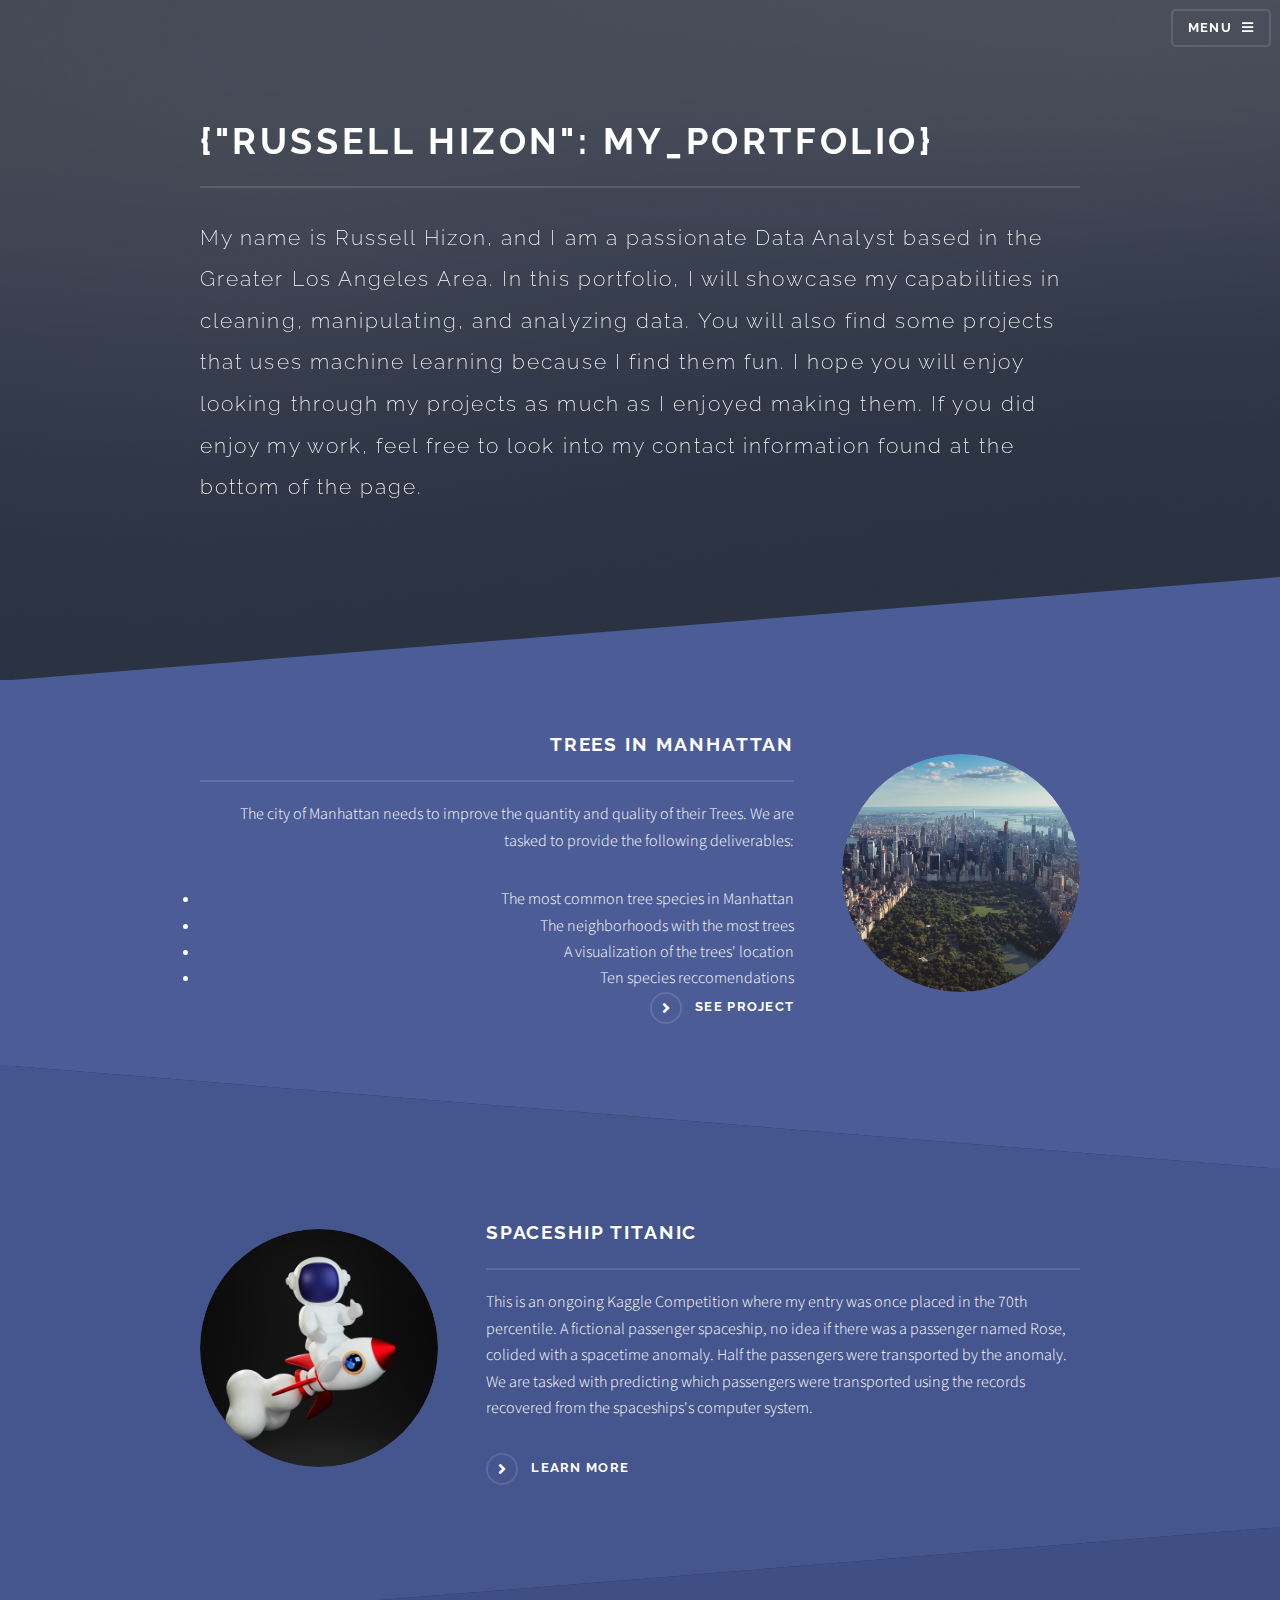
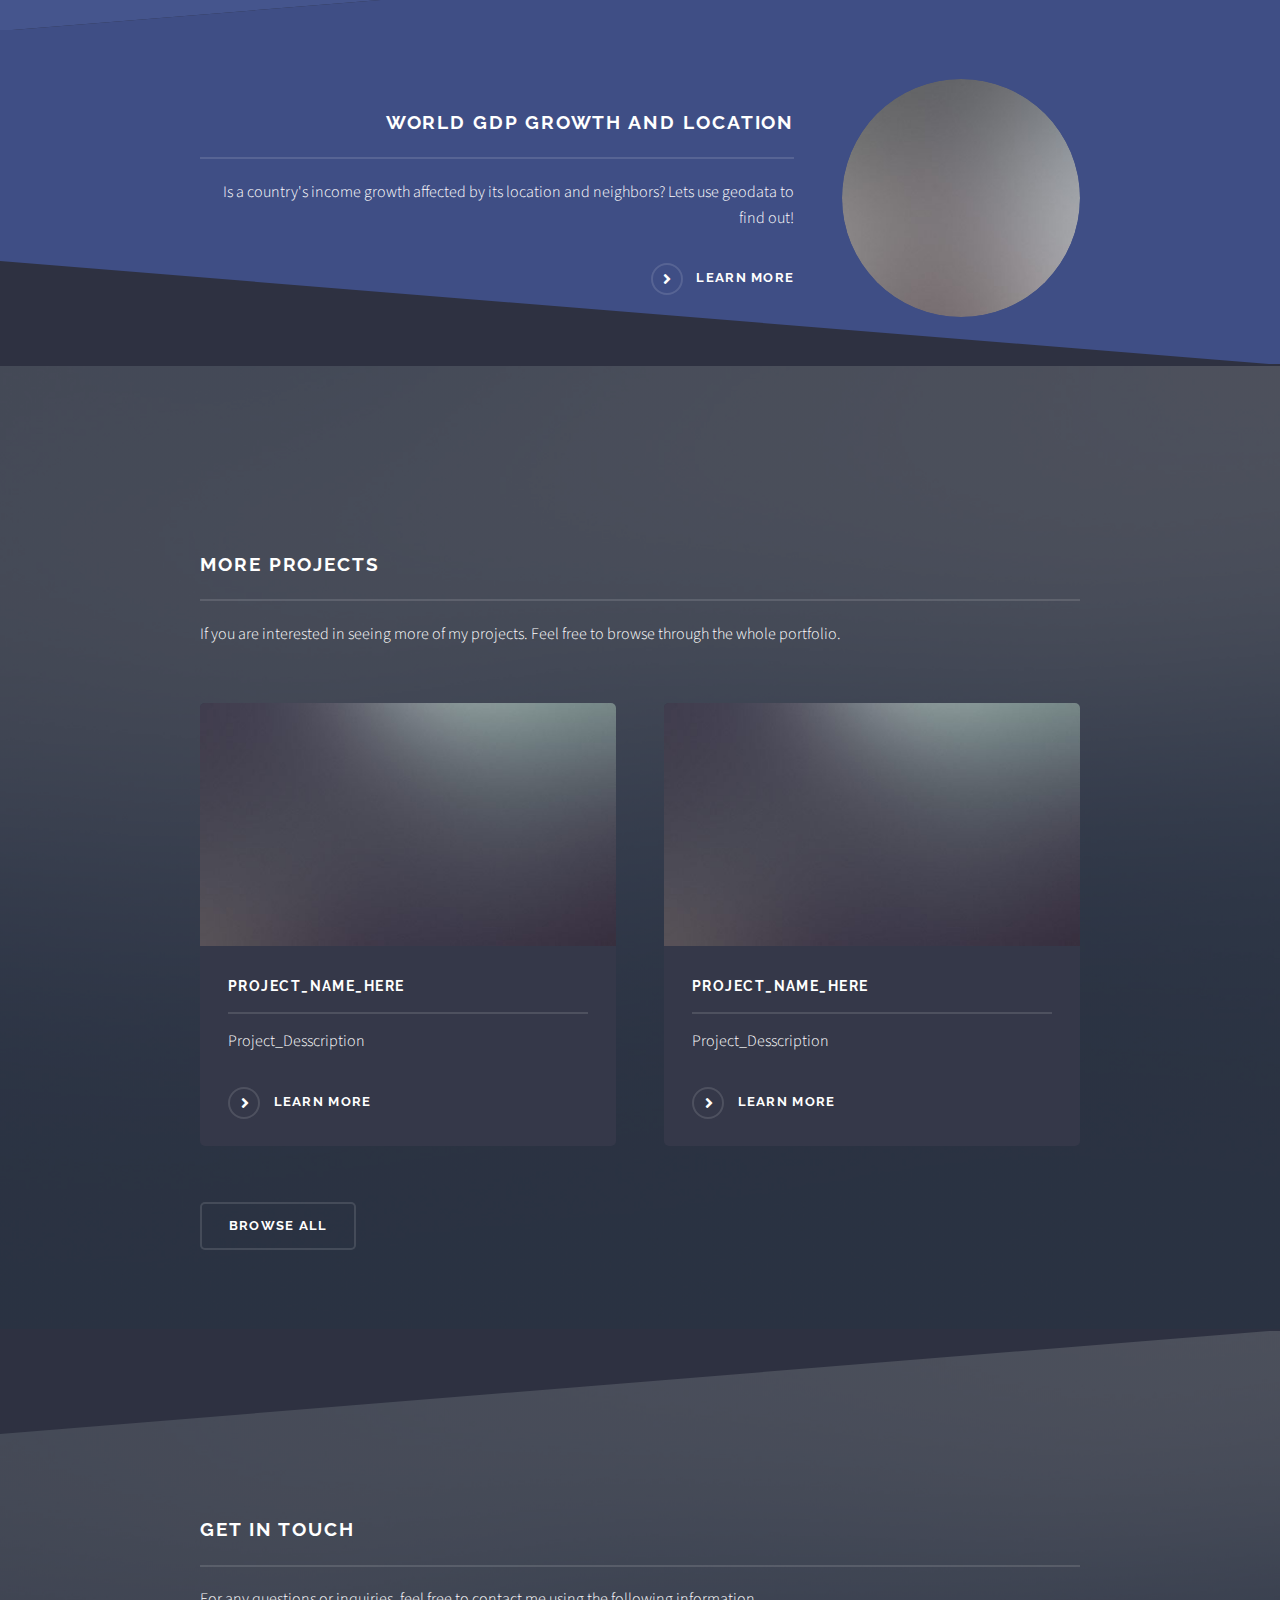
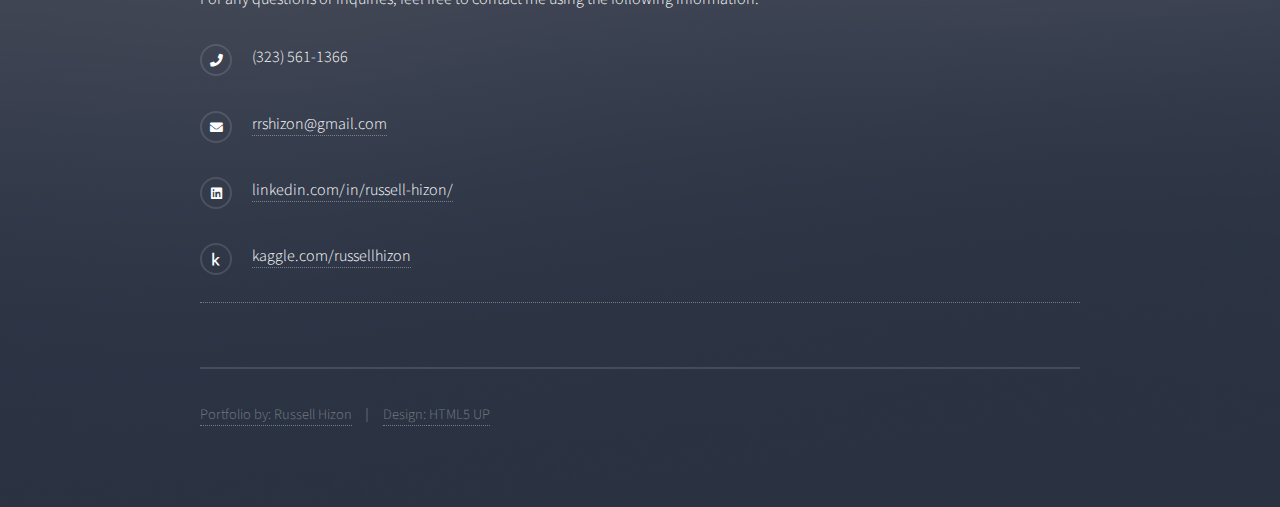
<file: index.html>
<!DOCTYPE HTML>
<!--
	Solid State by HTML5 UP
	html5up.net | @ajlkn
	Free for personal and commercial use under the CCA 3.0 license (html5up.net/license)
-->
<html>
	<head>
		<title>Home</title>
		<meta charset="utf-8" />
		<meta name="viewport" content="width=device-width, initial-scale=1, user-scalable=no" />
		<link rel="stylesheet" href="assets/css/main.css" />
		<noscript><link rel="stylesheet" href="assets/css/noscript.css" /></noscript>
	</head>
	<body class="is-preload">
		

		<!-- Page Wrapper -->
			<div id="page-wrapper">

				<!-- Header -->
					<header id="header" class="alt">
						<h1><a href="index.html">Home</a></h1>
						<nav>
							<a href="#menu">Menu</a>
						</nav>
					</header>

				<!-- Menu -->
					<nav id="menu">
						<div class="inner">
							<h2>MENU</h2>
							<ul class="links">
								<li><a href="index.html">Home</a></li>
								<li><a href="all_projects.html">Full Portfolio</a></li>
								<li><a href = "#to_contacts">Contact Information</a></li>
							</ul>
							<a href="#" class="close">Close</a>
						</div>
					</nav>

				<!-- Banner -->
					<section id="banner">
						<div class="inner">
							<h2>{"Russell Hizon": My_Portfolio}</h2>
							<p>My name is Russell Hizon, and I am a passionate Data Analyst based in the Greater Los Angeles Area.
								In this portfolio, I will showcase my capabilities in cleaning, manipulating, and analyzing data.
								You will also find some projects that uses machine learning because I find them fun.
								I hope you will enjoy looking through my projects as much as I enjoyed making them.
								If you did enjoy my work, feel free to look into my contact information found at the bottom of the page.
							</p>
						</div>
					</section>
				
				<!-- Wrapper -->
					<section id="wrapper">

						<!-- One -->
							<section id="one" class="wrapper spotlight style1">
								<div class="inner">
									<a href="trees_in_manhattan_page.html" class="image"><img src="images\jermaine-ee-A2CChTZvzTE-unsplash.jpg" alt="" /></a>
									<div class="content">
										<h2 class="major"><a href="trees_in_manhattan_page.html">Trees in Manhattan</a></h2>
										<p>The city of Manhattan needs to improve the quantity and quality of their Trees.
											We are tasked to provide the following deliverables:
										</p>
										<li>The most common tree species in Manhattan</li>
										<li>The neighborhoods with the most trees</li>
										<li>A visualization of the trees' location</li>
										<li>Ten species reccomendations</li>
										<a href="trees_in_manhattan_page.html" class="special">See Project</a>
									</div>
								</div>
							</section>

						<!-- Two -->
						<section id="two" class="wrapper alt spotlight style2">
							<div class="inner">
								<a href="space_ship_titanic.html" class="image"><img src="images\andy-hermawan-mriVu-dK9Ho-unsplash.jpg" alt="" /></a>
								<div class="content">
									<h2 class="major">Spaceship Titanic</h2>
									<p>This is an ongoing Kaggle Competition where my entry was once placed in the 70th percentile. 
										A fictional passenger spaceship, no idea if there was a passenger named Rose, colided with a spacetime anomaly.
										Half the passengers were transported by the anomaly. We are tasked with predicting which passengers were
										transported using the records recovered from the spaceships's computer system.
									</p>
									<a href="space_ship_titanic.html" class="special">Learn more</a>
								</div>
							</div>
						</section>


						<!-- Three -->
							<section id="three" class="wrapper spotlight style3">
								<div class="inner">
									<a href="project_template.html" class="image"><img src="images/pic03.jpg" alt="" /></a>
									<div class="content">
										<h2 class="major">World GDP Growth and Location</h2>
										<p>
										Is a country's income growth affected by its location and neighbors?
										Lets use geodata to find out!	
										</p>
										<a href="#" class="special">Learn more</a>
									</div>
								</div>
							</section>

			
						<!-- Footer -->
							<section id="footer" class="wrapper alt style1">
								<div class="inner">
									<h2 class="major">More Projects</h2>
									<p>If you are interested in seeing more of my projects. Feel free to browse through the whole portfolio.</p>
									<section class="features">
										
										
										<article>
											<a href="#" class="image"><img src="images/pic04.jpg" alt="" /></a>
											<h3 class="major">Project_name_here</h3>
											<p>Project_Desscription</p>
											<a href="#" class="special">Learn more</a>
										</article>
										<article>
											<a href="#" class="image"><img src="images/pic04.jpg" alt="" /></a>
											<h3 class="major">Project_name_here</h3>
											<p>Project_Desscription</p>
											<a href="#" class="special">Learn more</a>
										</article>
										
					</section>
									<ul class="actions">
										<li><a href="all_projects.html" class="button">Browse All</a></li>
									</ul>
								</div>
							</section>

					</section>

				<!-- Footer -->
					<section id="footer">
						<div class="inner">
							<h2 class="major"><a id = "to_contacts">Get in touch</a></h2>
							<p>For any questions or inquiries, feel free to contact me using the following information.</p>
						
							<ul class="contact">
								<li class="icon solid fa-phone">(323) 561-1366</li>
								<li class="icon solid fa-envelope"><a href="#">rrshizon@gmail.com</a></li>
								<li class="icon brands fa-linkedin"><a href="https://www.linkedin.com/in/russell-hizon/">linkedin.com/in/russell-hizon/</a></li>
								<li class="icon brands fa-kaggle"><a href="https://www.kaggle.com/russellhizon">kaggle.com/russellhizon<a></li>
							</ul>
							<ul class="copyright">
								<li>Portfolio by: Russell Hizon</li><li>Design: <a href="http://html5up.net">HTML5 UP</a></li>
							</ul>
						</div>
					</section>

			</div>

		<!-- Scripts -->
			<script src="assets/js/jquery.min.js"></script>
			<script src="assets/js/jquery.scrollex.min.js"></script>
			<script src="assets/js/browser.min.js"></script>
			<script src="assets/js/breakpoints.min.js"></script>
			<script src="assets/js/util.js"></script>
			<script src="assets/js/main.js"></script>

	</body>
</html>
</file>
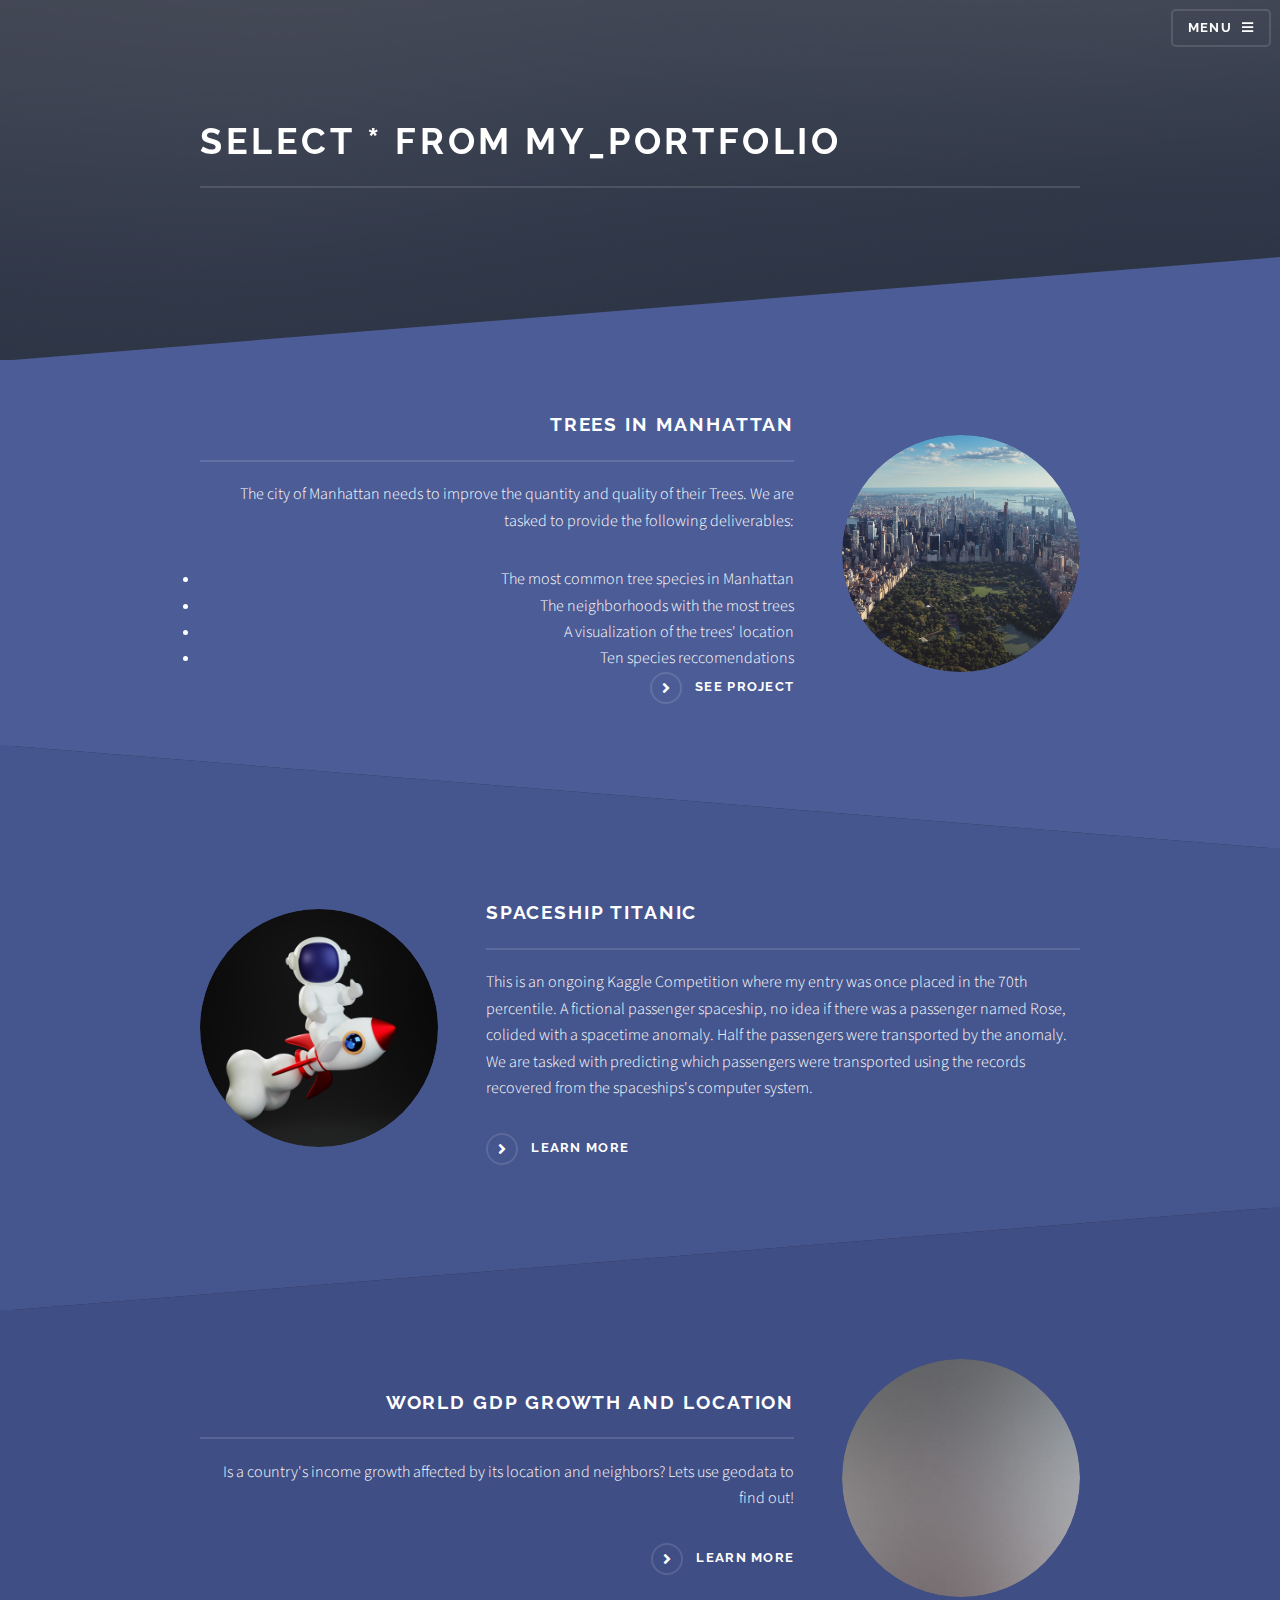
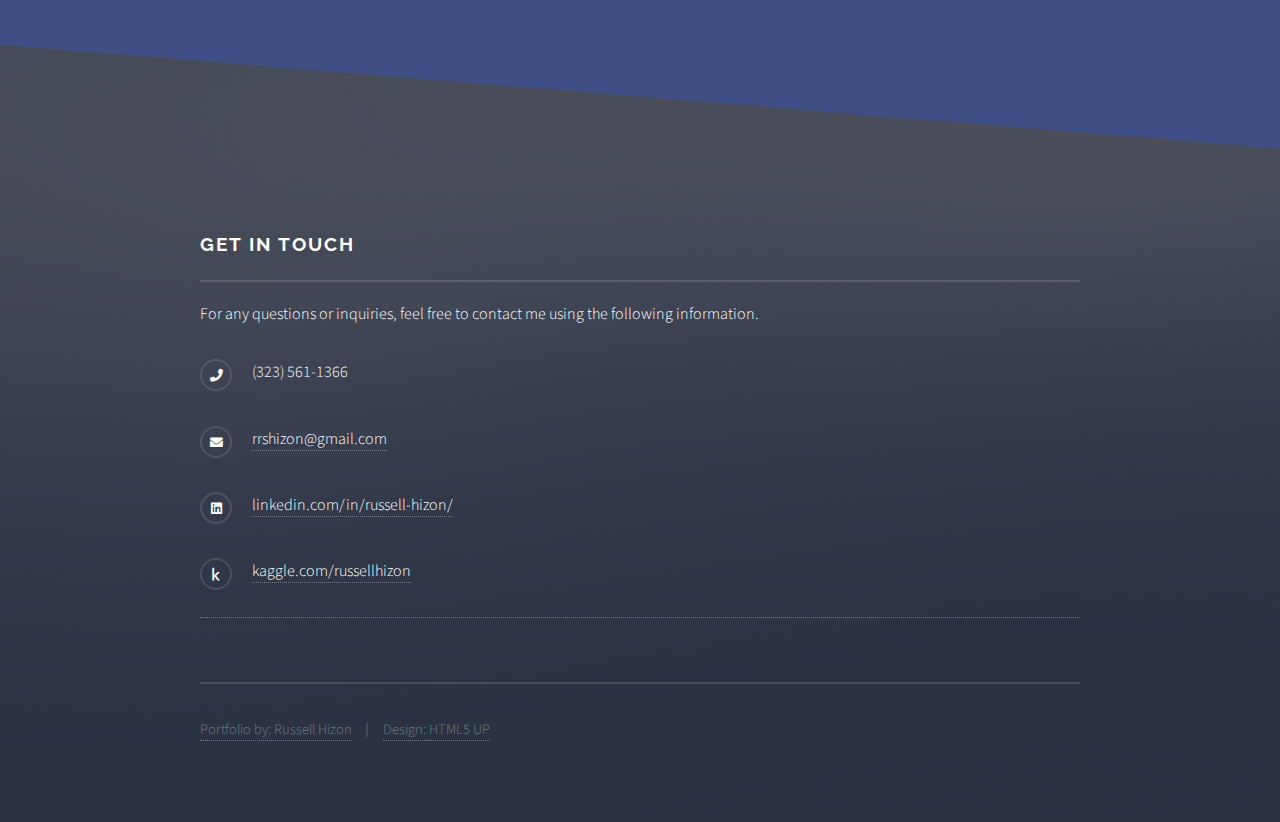
<file: all_projects.html>
<!DOCTYPE HTML>
<html>
	<head>
		<title>All Projects</title>
		<meta charset="utf-8" />
		<meta name="viewport" content="width=device-width, initial-scale=1, user-scalable=no" />
		<link rel="stylesheet" href="assets/css/main.css" />
		<noscript><link rel="stylesheet" href="assets/css/noscript.css" /></noscript>
	</head>
	<body class="is-preload">
		

		<!-- Page Wrapper -->
			<div id="page-wrapper">

				<!-- Header -->
					<header id="header" class="alt">
						<h1><a href="index.html">Home</a></h1>
						<nav>
							<a href="#menu">Menu</a>
						</nav>
					</header>

				<!-- Menu -->
					<nav id="menu">
						<div class="inner">
							<h2>MENU</h2>
							<ul class="links">
								<li><a href="index.html">Home</a></li>
								<li><a href="all_projects.html">Full Portfolio</a></li>
								<li><a href = "index.html#to_contacts">Contact Information</a></li>
							</ul>
							<a href="#" class="close">Close</a>
						</div>
					</nav>

				<!-- Banner -->
					<section id="banner">
						<div class="inner">
							<h2>select * from My_Portfolio</h2>
							<p></p>
						</div>
					</section>
				
				<!-- Wrapper -->
					<section id="wrapper">

						<!-- One -->
						<section id="one" class="wrapper spotlight style1">
							<div class="inner">
								<a href="trees_in_manhattan_page.html" class="image"><img src="images\jermaine-ee-A2CChTZvzTE-unsplash.jpg" alt="" /></a>
								<div class="content">
									<h2 class="major"><a href="trees_in_manhattan_page.html">Trees in Manhattan</a></h2>
									<p>The city of Manhattan needs to improve the quantity and quality of their Trees.
										We are tasked to provide the following deliverables:
									</p>
									<li>The most common tree species in Manhattan</li>
									<li>The neighborhoods with the most trees</li>
									<li>A visualization of the trees' location</li>
									<li>Ten species reccomendations</li>
									<a href="trees_in_manhattan_page.html" class="special">See Project</a>
								</div>
							</div>
						</section>

					<!-- Two -->
					<section id="two" class="wrapper alt spotlight style2">
						<div class="inner">
							<a href="space_ship_titanic.html" class="image"><img src="images\andy-hermawan-mriVu-dK9Ho-unsplash.jpg" alt="" /></a>
							<div class="content">
								<h2 class="major">Spaceship Titanic</h2>
								<p>This is an ongoing Kaggle Competition where my entry was once placed in the 70th percentile. 
									A fictional passenger spaceship, no idea if there was a passenger named Rose, colided with a spacetime anomaly.
									Half the passengers were transported by the anomaly. We are tasked with predicting which passengers were
									transported using the records recovered from the spaceships's computer system.
								</p>
								<a href="space_ship_titanic.html" class="special">Learn more</a>
							</div>
						</div>
					</section>


					<!-- Three -->
						<section id="three" class="wrapper spotlight style3">
							<div class="inner">
								<a href="project_template.html" class="image"><img src="images/pic03.jpg" alt="" /></a>
								<div class="content">
									<h2 class="major">World GDP Growth and Location</h2>
									<p>
									Is a country's income growth affected by its location and neighbors?
									Lets use geodata to find out!	
									</p>
									<a href="#" class="special">Learn more</a>
								</div>
							</div>
						</section>

			

					</section>

				<!-- Footer -->
					<section id="footer">
						<div class="inner">
							<h2 class="major"><a id = "to_contacts">Get in touch</a></h2>
							<p>For any questions or inquiries, feel free to contact me using the following information.</p>
						
							<ul class="contact">
								<li class="icon solid fa-phone">(323) 561-1366</li>
								<li class="icon solid fa-envelope"><a href="#">rrshizon@gmail.com</a></li>
								<li class="icon brands fa-linkedin"><a href="https://www.linkedin.com/in/russell-hizon/">linkedin.com/in/russell-hizon/</a></li>
								<li class="icon brands fa-kaggle"><a href="https://www.kaggle.com/russellhizon">kaggle.com/russellhizon<a></li>
							</ul>
							<ul class="copyright">
								<li>Portfolio by: Russell Hizon</li><li>Design: <a href="http://html5up.net">HTML5 UP</a></li>
							</ul>
						</div>
					</section>

			</div>

		<!-- Scripts -->
			<script src="assets/js/jquery.min.js"></script>
			<script src="assets/js/jquery.scrollex.min.js"></script>
			<script src="assets/js/browser.min.js"></script>
			<script src="assets/js/breakpoints.min.js"></script>
			<script src="assets/js/util.js"></script>
			<script src="assets/js/main.js"></script>

	</body>
</html>
</file>
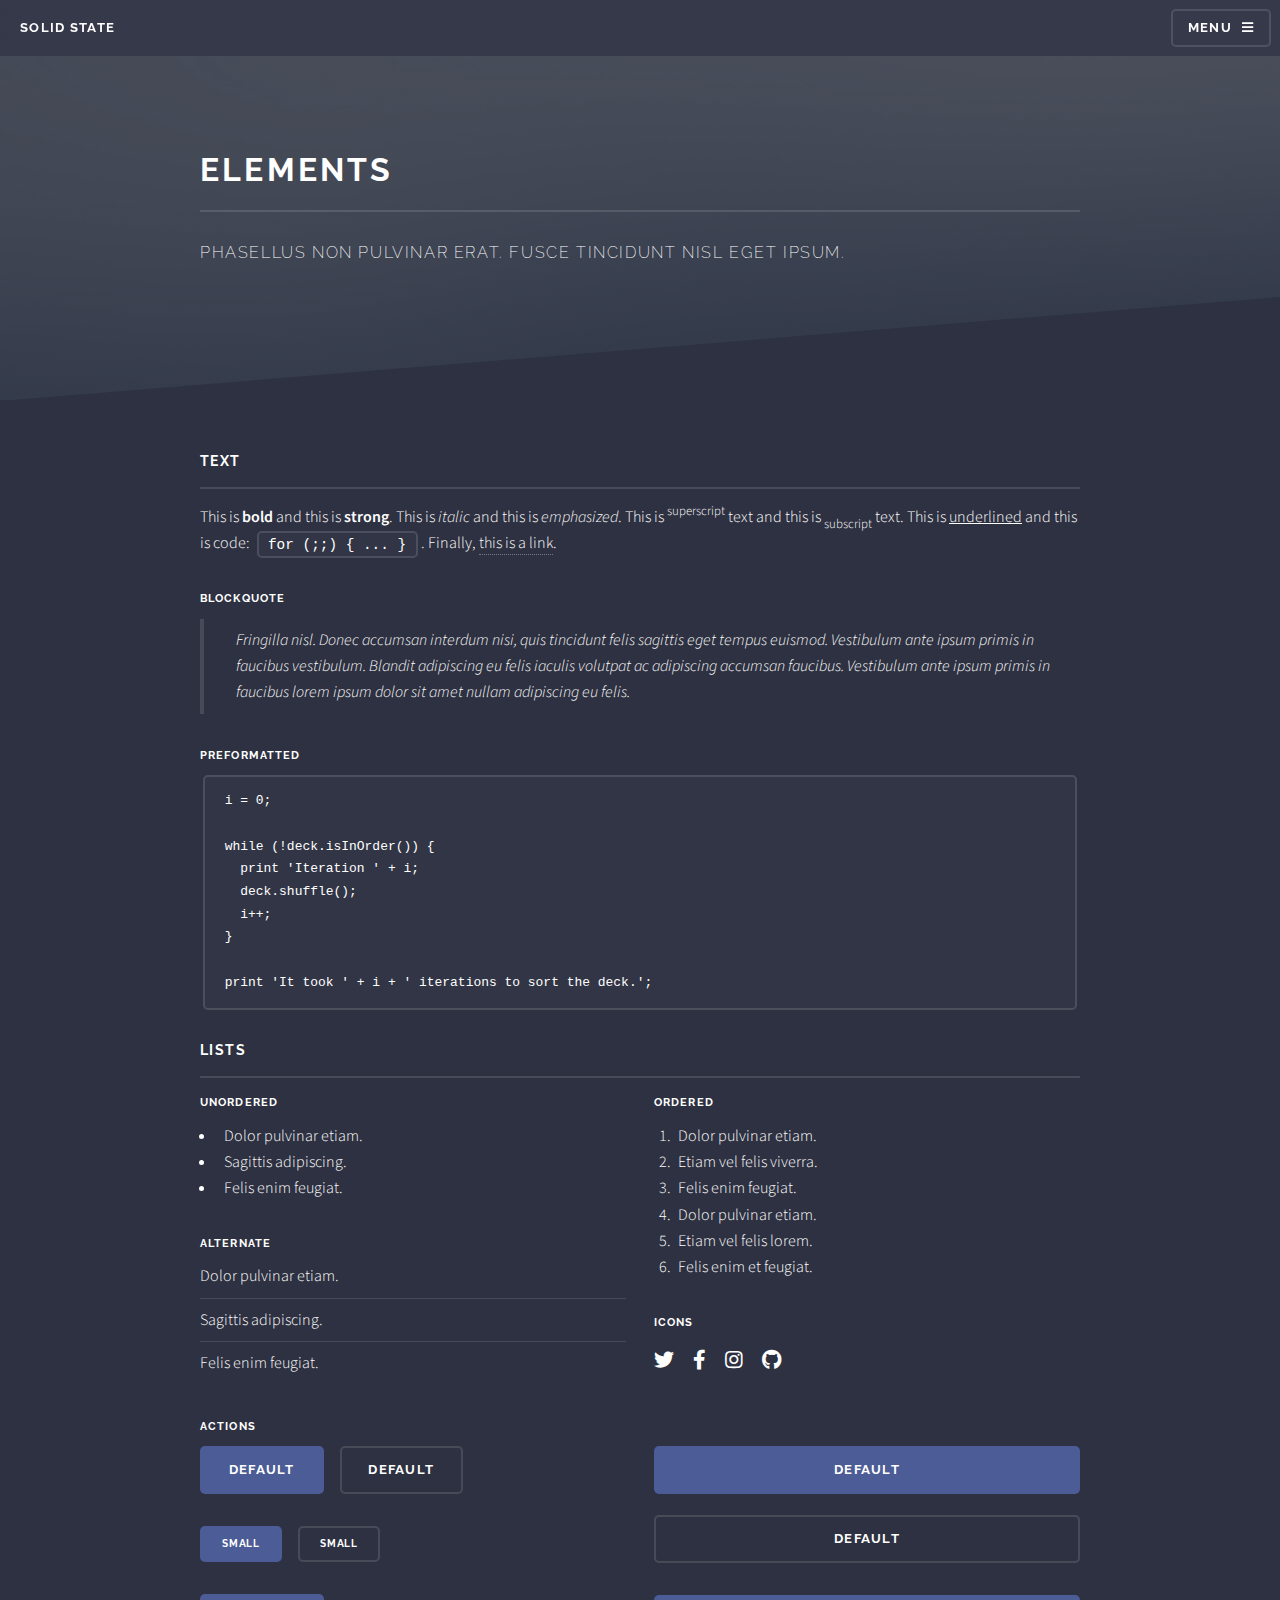
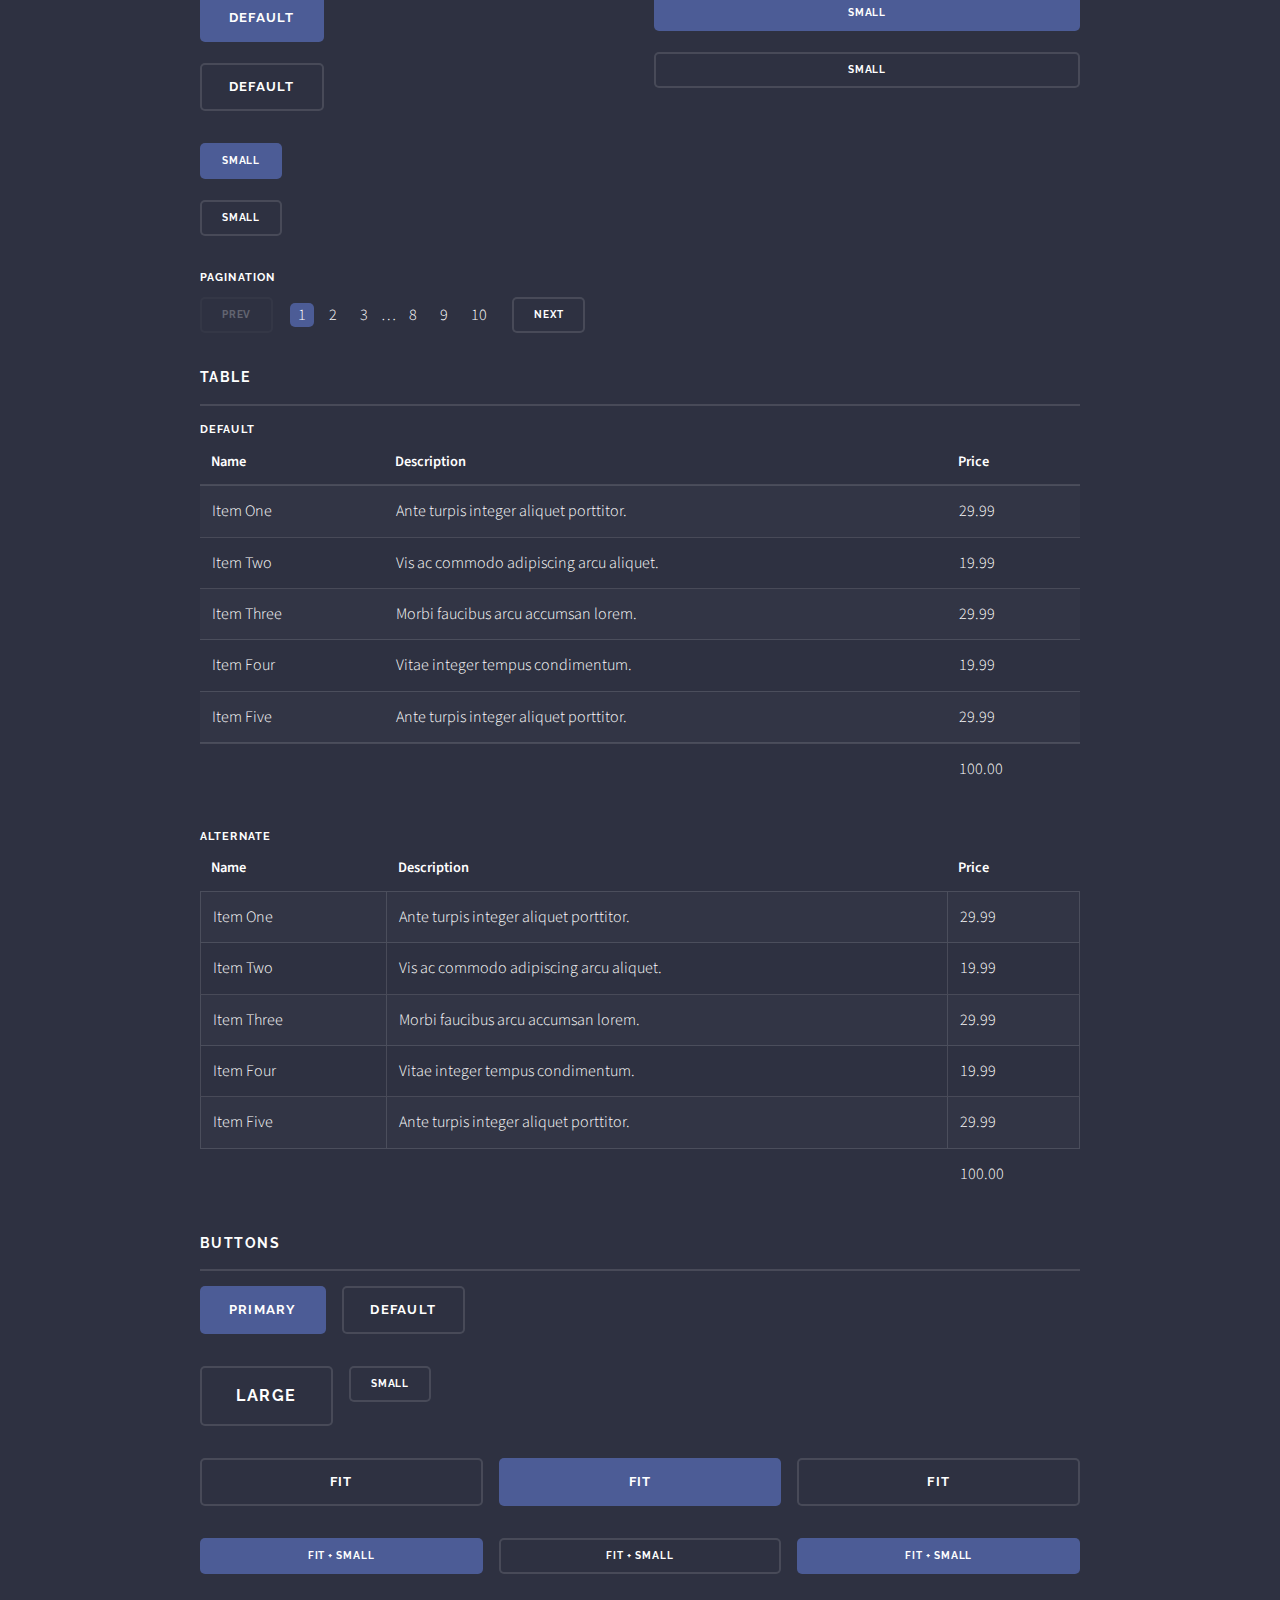
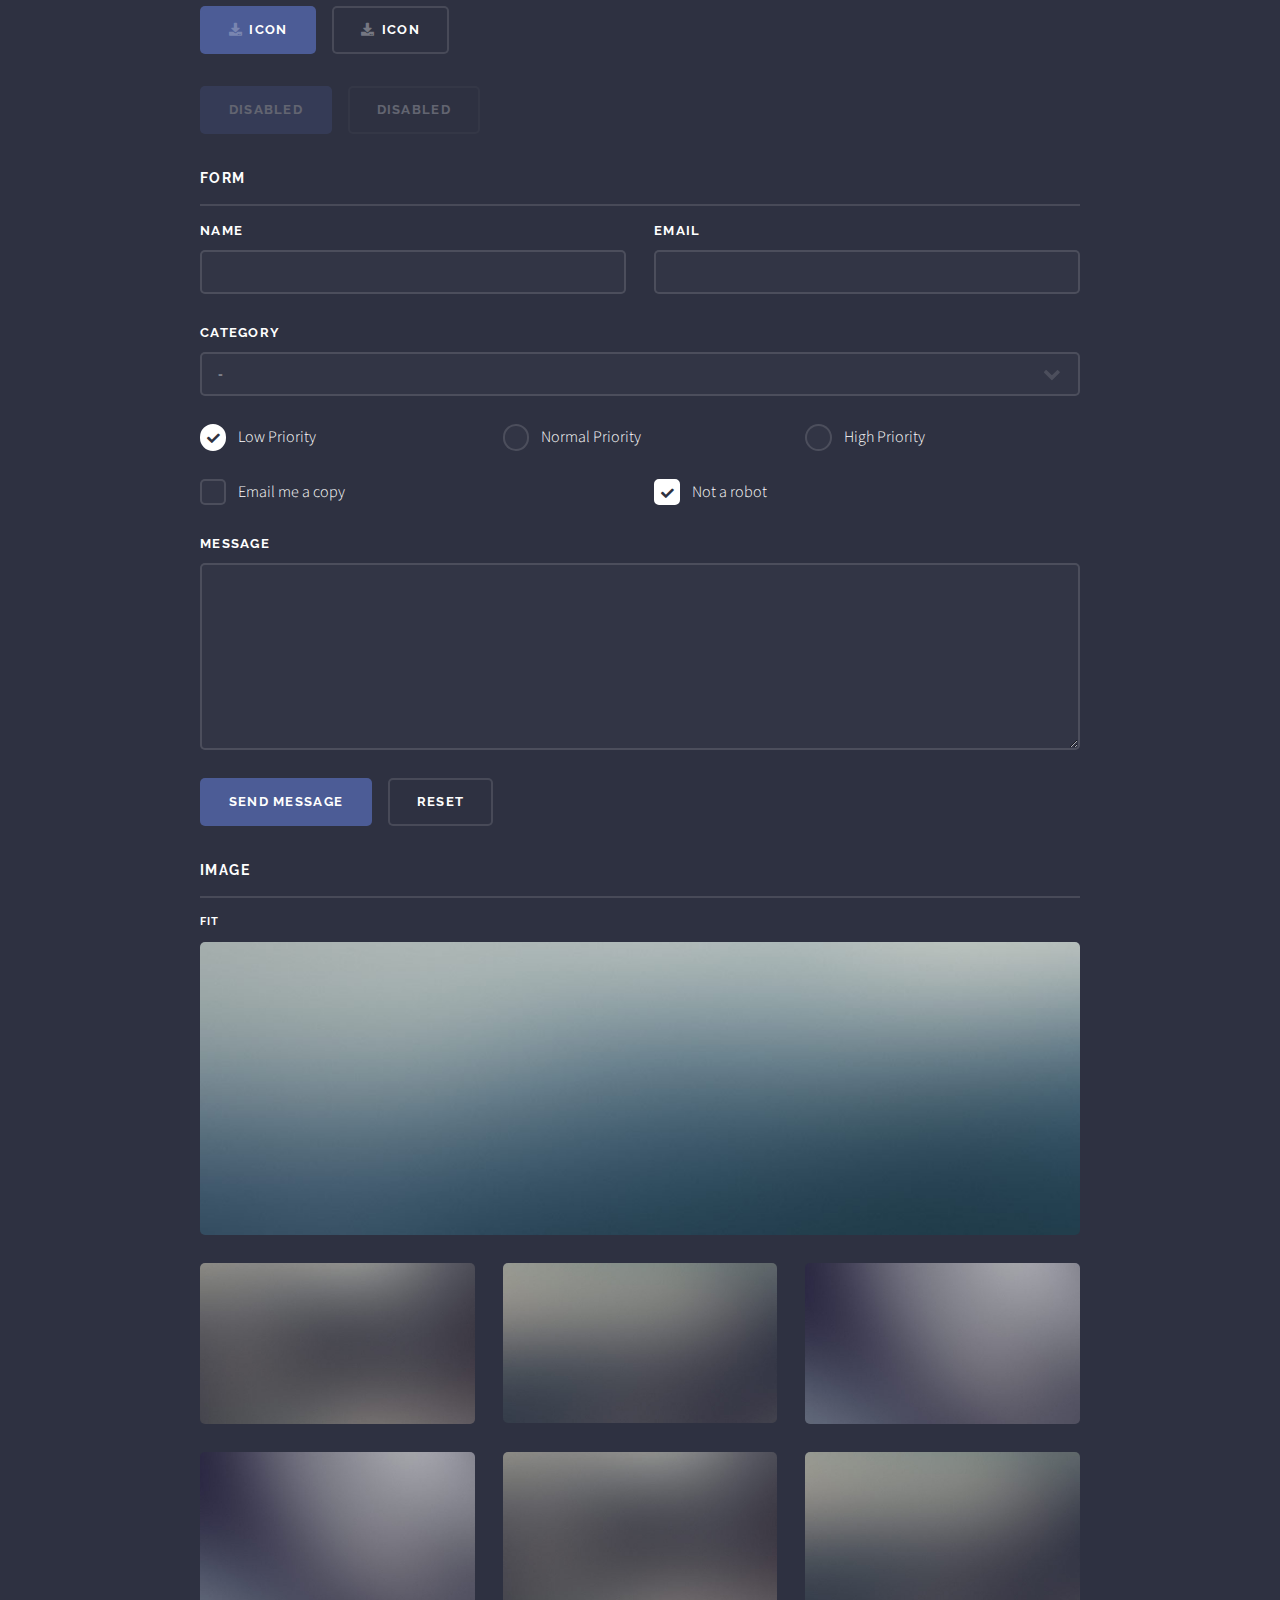
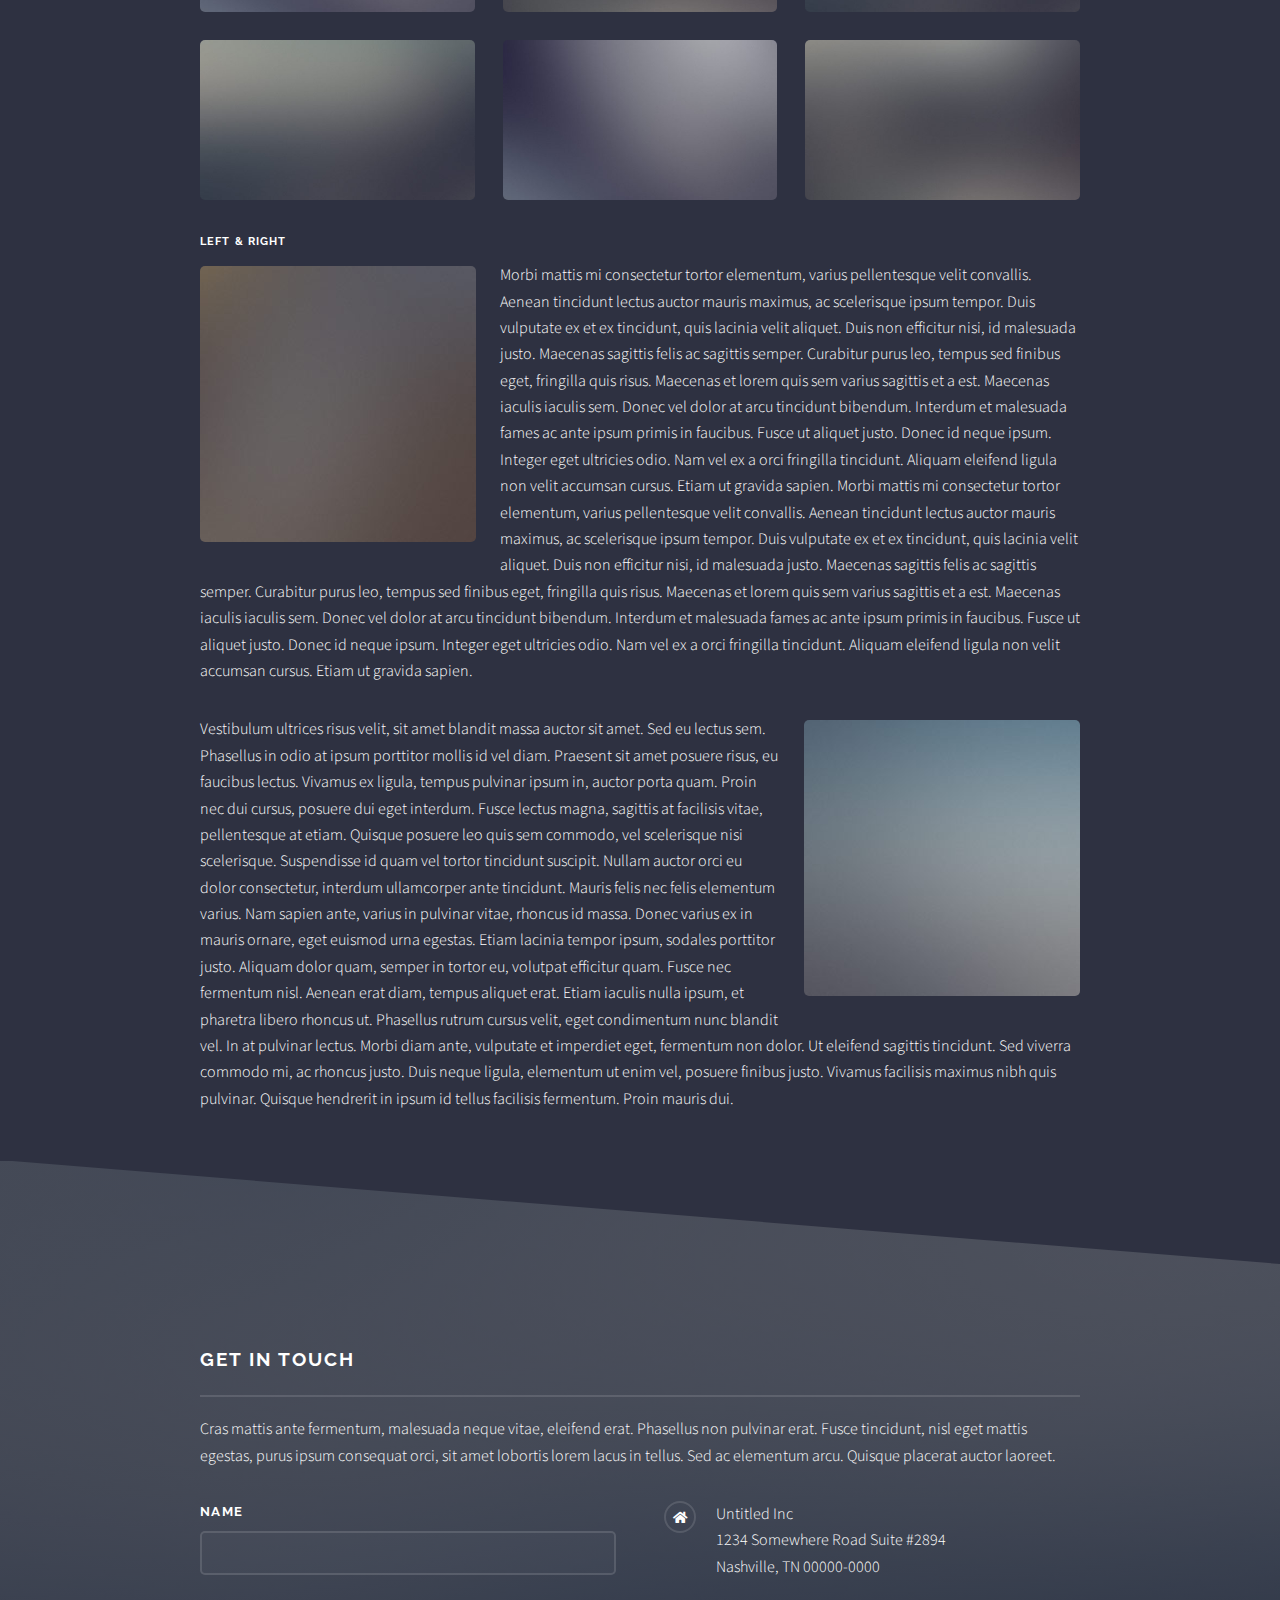
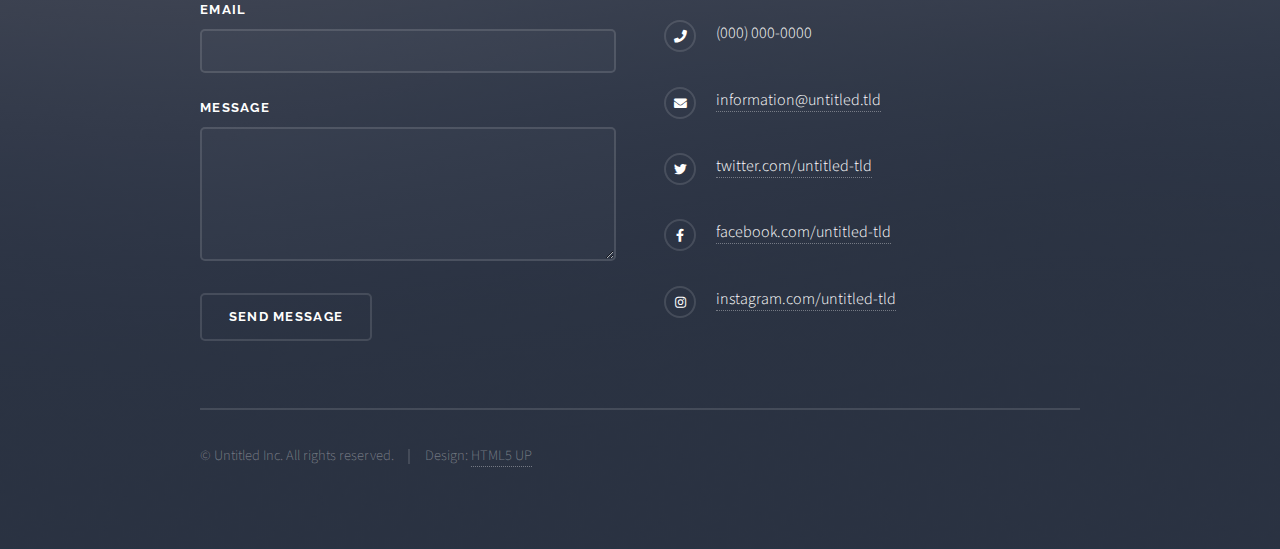
<file: elements.html>
<!DOCTYPE HTML>
<!--
	Solid State by HTML5 UP
	html5up.net | @ajlkn
	Free for personal and commercial use under the CCA 3.0 license (html5up.net/license)
-->
<html>
	<head>
		<title>Elements - Solid State by HTML5 UP</title>
		<meta charset="utf-8" />
		<meta name="viewport" content="width=device-width, initial-scale=1, user-scalable=no" />
		<link rel="stylesheet" href="assets/css/main.css" />
		<noscript><link rel="stylesheet" href="assets/css/noscript.css" /></noscript>
	</head>
	<body class="is-preload">

		<!-- Page Wrapper -->
			<div id="page-wrapper">

				<!-- Header -->
					<header id="header">
						<h1><a href="index.html">Solid State</a></h1>
						<nav>
							<a href="#menu">Menu</a>
						</nav>
					</header>

				<!-- Menu -->
					<nav id="menu">
						<div class="inner">
							<h2>Menu</h2>
							<ul class="links">
								<li><a href="index.html">Home</a></li>
								<li><a href="generic.html">Generic</a></li>
								<li><a href="elements.html">Elements</a></li>
								<li><a href="#">Log In</a></li>
								<li><a href="#">Sign Up</a></li>
							</ul>
							<a href="#" class="close">Close</a>
						</div>
					</nav>

				<!-- Wrapper -->
					<section id="wrapper">
						<header>
							<div class="inner">
								<h2>Elements</h2>
								<p>Phasellus non pulvinar erat. Fusce tincidunt nisl eget ipsum.</p>
							</div>
						</header>

						<!-- Content -->
							<div class="wrapper">
								<div class="inner">

									<section>
										<h3 class="major">Text</h3>
										<p>This is <b>bold</b> and this is <strong>strong</strong>. This is <i>italic</i> and this is <em>emphasized</em>.
										This is <sup>superscript</sup> text and this is <sub>subscript</sub> text.
										This is <u>underlined</u> and this is code: <code>for (;;) { ... }</code>. Finally, <a href="#">this is a link</a>.</p>
										<h4>Blockquote</h4>
										<blockquote>Fringilla nisl. Donec accumsan interdum nisi, quis tincidunt felis sagittis eget tempus euismod. Vestibulum ante ipsum primis in faucibus vestibulum. Blandit adipiscing eu felis iaculis volutpat ac adipiscing accumsan faucibus. Vestibulum ante ipsum primis in faucibus lorem ipsum dolor sit amet nullam adipiscing eu felis.</blockquote>
										<h4>Preformatted</h4>
										<pre><code>i = 0;

while (!deck.isInOrder()) {
  print 'Iteration ' + i;
  deck.shuffle();
  i++;
}

print 'It took ' + i + ' iterations to sort the deck.';</code></pre>
									</section>

									<section>
										<h3 class="major">Lists</h3>
										<div class="row">
											<div class="col-6 col-12-medium">
												<h4>Unordered</h4>
												<ul>
													<li>Dolor pulvinar etiam.</li>
													<li>Sagittis adipiscing.</li>
													<li>Felis enim feugiat.</li>
												</ul>
												<h4>Alternate</h4>
												<ul class="alt">
													<li>Dolor pulvinar etiam.</li>
													<li>Sagittis adipiscing.</li>
													<li>Felis enim feugiat.</li>
												</ul>
											</div>
											<div class="col-6 col-12-medium">
												<h4>Ordered</h4>
												<ol>
													<li>Dolor pulvinar etiam.</li>
													<li>Etiam vel felis viverra.</li>
													<li>Felis enim feugiat.</li>
													<li>Dolor pulvinar etiam.</li>
													<li>Etiam vel felis lorem.</li>
													<li>Felis enim et feugiat.</li>
												</ol>
												<h4>Icons</h4>
												<ul class="icons">
													<li><a href="#" class="icon brands fa-twitter"><span class="label">Twitter</span></a></li>
													<li><a href="#" class="icon brands fa-facebook-f"><span class="label">Facebook</span></a></li>
													<li><a href="#" class="icon brands fa-instagram"><span class="label">Instagram</span></a></li>
													<li><a href="#" class="icon brands fa-github"><span class="label">Github</span></a></li>
												</ul>
											</div>
										</div>
										<h4>Actions</h4>
										<div class="row">
											<div class="col-6 col-12-medium">
												<ul class="actions">
													<li><a href="#" class="button primary">Default</a></li>
													<li><a href="#" class="button">Default</a></li>
												</ul>
												<ul class="actions small">
													<li><a href="#" class="button primary small">Small</a></li>
													<li><a href="#" class="button small">Small</a></li>
												</ul>
												<ul class="actions stacked">
													<li><a href="#" class="button primary">Default</a></li>
													<li><a href="#" class="button">Default</a></li>
												</ul>
												<ul class="actions stacked small">
													<li><a href="#" class="button primary small">Small</a></li>
													<li><a href="#" class="button small">Small</a></li>
												</ul>
											</div>
											<div class="col-6 col-12-medium">
												<ul class="actions stacked">
													<li><a href="#" class="button primary fit">Default</a></li>
													<li><a href="#" class="button fit">Default</a></li>
												</ul>
												<ul class="actions stacked small">
													<li><a href="#" class="button primary small fit">Small</a></li>
													<li><a href="#" class="button small fit">Small</a></li>
												</ul>
											</div>
										</div>
										<h4>Pagination</h4>
										<ul class="pagination">
											<li><span class="button small disabled">Prev</span></li>
											<li><a href="#" class="page active">1</a></li>
											<li><a href="#" class="page">2</a></li>
											<li><a href="#" class="page">3</a></li>
											<li><span>&hellip;</span></li>
											<li><a href="#" class="page">8</a></li>
											<li><a href="#" class="page">9</a></li>
											<li><a href="#" class="page">10</a></li>
											<li><a href="#" class="button small">Next</a></li>
										</ul>
									</section>

									<section>
										<h3 class="major">Table</h3>
										<h4>Default</h4>
										<div class="table-wrapper">
											<table>
												<thead>
													<tr>
														<th>Name</th>
														<th>Description</th>
														<th>Price</th>
													</tr>
												</thead>
												<tbody>
													<tr>
														<td>Item One</td>
														<td>Ante turpis integer aliquet porttitor.</td>
														<td>29.99</td>
													</tr>
													<tr>
														<td>Item Two</td>
														<td>Vis ac commodo adipiscing arcu aliquet.</td>
														<td>19.99</td>
													</tr>
													<tr>
														<td>Item Three</td>
														<td> Morbi faucibus arcu accumsan lorem.</td>
														<td>29.99</td>
													</tr>
													<tr>
														<td>Item Four</td>
														<td>Vitae integer tempus condimentum.</td>
														<td>19.99</td>
													</tr>
													<tr>
														<td>Item Five</td>
														<td>Ante turpis integer aliquet porttitor.</td>
														<td>29.99</td>
													</tr>
												</tbody>
												<tfoot>
													<tr>
														<td colspan="2"></td>
														<td>100.00</td>
													</tr>
												</tfoot>
											</table>
										</div>

										<h4>Alternate</h4>
										<div class="table-wrapper">
											<table class="alt">
												<thead>
													<tr>
														<th>Name</th>
														<th>Description</th>
														<th>Price</th>
													</tr>
												</thead>
												<tbody>
													<tr>
														<td>Item One</td>
														<td>Ante turpis integer aliquet porttitor.</td>
														<td>29.99</td>
													</tr>
													<tr>
														<td>Item Two</td>
														<td>Vis ac commodo adipiscing arcu aliquet.</td>
														<td>19.99</td>
													</tr>
													<tr>
														<td>Item Three</td>
														<td> Morbi faucibus arcu accumsan lorem.</td>
														<td>29.99</td>
													</tr>
													<tr>
														<td>Item Four</td>
														<td>Vitae integer tempus condimentum.</td>
														<td>19.99</td>
													</tr>
													<tr>
														<td>Item Five</td>
														<td>Ante turpis integer aliquet porttitor.</td>
														<td>29.99</td>
													</tr>
												</tbody>
												<tfoot>
													<tr>
														<td colspan="2"></td>
														<td>100.00</td>
													</tr>
												</tfoot>
											</table>
										</div>
									</section>

									<section>
										<h3 class="major">Buttons</h3>
										<ul class="actions">
											<li><a href="#" class="button primary">Primary</a></li>
											<li><a href="#" class="button">Default</a></li>
										</ul>
										<ul class="actions">
											<li><a href="#" class="button large">Large</a></li>
											<li><a href="#" class="button small">Small</a></li>
										</ul>
										<ul class="actions fit">
											<li><a href="#" class="button fit">Fit</a></li>
											<li><a href="#" class="button primary fit">Fit</a></li>
											<li><a href="#" class="button fit">Fit</a></li>
										</ul>
										<ul class="actions fit small">
											<li><a href="#" class="button primary fit small">Fit + Small</a></li>
											<li><a href="#" class="button fit small">Fit + Small</a></li>
											<li><a href="#" class="button primary fit small">Fit + Small</a></li>
										</ul>
										<ul class="actions">
											<li><a href="#" class="button primary icon solid fa-download">Icon</a></li>
											<li><a href="#" class="button icon solid fa-download">Icon</a></li>
										</ul>
										<ul class="actions">
											<li><span class="button primary disabled">Disabled</span></li>
											<li><span class="button disabled">Disabled</span></li>
										</ul>
									</section>

									<section>
										<h3 class="major">Form</h3>
										<form method="post" action="#">
											<div class="row gtr-uniform">
												<div class="col-6 col-12-xsmall">
													<label for="demo-name">Name</label>
													<input type="text" name="demo-name" id="demo-name" value="" />
												</div>
												<div class="col-6 col-12-xsmall">
													<label for="demo-email">Email</label>
													<input type="email" name="demo-email" id="demo-email" value="" />
												</div>
												<div class="col-12">
													<label for="demo-category">Category</label>
													<select name="demo-category" id="demo-category">
														<option value="">-</option>
														<option value="1">Manufacturing</option>
														<option value="1">Shipping</option>
														<option value="1">Administration</option>
														<option value="1">Human Resources</option>
													</select>
												</div>
												<div class="col-4 col-12-small">
													<input type="radio" id="demo-priority-low" name="demo-priority" checked>
													<label for="demo-priority-low">Low Priority</label>
												</div>
												<div class="col-4 col-12-small">
													<input type="radio" id="demo-priority-normal" name="demo-priority">
													<label for="demo-priority-normal">Normal Priority</label>
												</div>
												<div class="col-4 col-12-small">
													<input type="radio" id="demo-priority-high" name="demo-priority">
													<label for="demo-priority-high">High Priority</label>
												</div>
												<div class="col-6 col-12-small">
													<input type="checkbox" id="demo-copy" name="demo-copy">
													<label for="demo-copy">Email me a copy</label>
												</div>
												<div class="col-6 col-12-small">
													<input type="checkbox" id="demo-human" name="demo-human" checked>
													<label for="demo-human">Not a robot</label>
												</div>
												<div class="col-12">
													<label for="demo-message">Message</label>
													<textarea name="demo-message" id="demo-message" rows="6"></textarea>
												</div>
												<div class="col-12">
													<ul class="actions">
														<li><input type="submit" value="Send Message" class="primary" /></li>
														<li><input type="reset" value="Reset" /></li>
													</ul>
												</div>
											</div>
										</form>
									</section>

									<section>
										<h3 class="major">Image</h3>
										<h4>Fit</h4>
										<div class="box alt">
											<div class="row gtr-uniform">
												<div class="col-12"><span class="image fit"><img src="images/pic08.jpg" alt="" /></span></div>
												<div class="col-4"><span class="image fit"><img src="images/pic05.jpg" alt="" /></span></div>
												<div class="col-4"><span class="image fit"><img src="images/pic06.jpg" alt="" /></span></div>
												<div class="col-4"><span class="image fit"><img src="images/pic07.jpg" alt="" /></span></div>
												<div class="col-4"><span class="image fit"><img src="images/pic07.jpg" alt="" /></span></div>
												<div class="col-4"><span class="image fit"><img src="images/pic05.jpg" alt="" /></span></div>
												<div class="col-4"><span class="image fit"><img src="images/pic06.jpg" alt="" /></span></div>
												<div class="col-4"><span class="image fit"><img src="images/pic06.jpg" alt="" /></span></div>
												<div class="col-4"><span class="image fit"><img src="images/pic07.jpg" alt="" /></span></div>
												<div class="col-4"><span class="image fit"><img src="images/pic05.jpg" alt="" /></span></div>
											</div>
										</div>
										<h4>Left &amp; Right</h4>
										<p><span class="image left"><img src="images/pic01.jpg" alt="" /></span>Morbi mattis mi consectetur tortor elementum, varius pellentesque velit convallis. Aenean tincidunt lectus auctor mauris maximus, ac scelerisque ipsum tempor. Duis vulputate ex et ex tincidunt, quis lacinia velit aliquet. Duis non efficitur nisi, id malesuada justo. Maecenas sagittis felis ac sagittis semper. Curabitur purus leo, tempus sed finibus eget, fringilla quis risus. Maecenas et lorem quis sem varius sagittis et a est. Maecenas iaculis iaculis sem. Donec vel dolor at arcu tincidunt bibendum. Interdum et malesuada fames ac ante ipsum primis in faucibus. Fusce ut aliquet justo. Donec id neque ipsum. Integer eget ultricies odio. Nam vel ex a orci fringilla tincidunt. Aliquam eleifend ligula non velit accumsan cursus. Etiam ut gravida sapien. Morbi mattis mi consectetur tortor elementum, varius pellentesque velit convallis. Aenean tincidunt lectus auctor mauris maximus, ac scelerisque ipsum tempor. Duis vulputate ex et ex tincidunt, quis lacinia velit aliquet. Duis non efficitur nisi, id malesuada justo. Maecenas sagittis felis ac sagittis semper. Curabitur purus leo, tempus sed finibus eget, fringilla quis risus. Maecenas et lorem quis sem varius sagittis et a est. Maecenas iaculis iaculis sem. Donec vel dolor at arcu tincidunt bibendum. Interdum et malesuada fames ac ante ipsum primis in faucibus. Fusce ut aliquet justo. Donec id neque ipsum. Integer eget ultricies odio. Nam vel ex a orci fringilla tincidunt. Aliquam eleifend ligula non velit accumsan cursus. Etiam ut gravida sapien.</p>
										<p><span class="image right"><img src="images/pic02.jpg" alt="" /></span>Vestibulum ultrices risus velit, sit amet blandit massa auctor sit amet. Sed eu lectus sem. Phasellus in odio at ipsum porttitor mollis id vel diam. Praesent sit amet posuere risus, eu faucibus lectus. Vivamus ex ligula, tempus pulvinar ipsum in, auctor porta quam. Proin nec dui cursus, posuere dui eget interdum. Fusce lectus magna, sagittis at facilisis vitae, pellentesque at etiam. Quisque posuere leo quis sem commodo, vel scelerisque nisi scelerisque. Suspendisse id quam vel tortor tincidunt suscipit. Nullam auctor orci eu dolor consectetur, interdum ullamcorper ante tincidunt. Mauris felis nec felis elementum varius. Nam sapien ante, varius in pulvinar vitae, rhoncus id massa. Donec varius ex in mauris ornare, eget euismod urna egestas. Etiam lacinia tempor ipsum, sodales porttitor justo. Aliquam dolor quam, semper in tortor eu, volutpat efficitur quam. Fusce nec fermentum nisl. Aenean erat diam, tempus aliquet erat. Etiam iaculis nulla ipsum, et pharetra libero rhoncus ut. Phasellus rutrum cursus velit, eget condimentum nunc blandit vel. In at pulvinar lectus. Morbi diam ante, vulputate et imperdiet eget, fermentum non dolor. Ut eleifend sagittis tincidunt. Sed viverra commodo mi, ac rhoncus justo. Duis neque ligula, elementum ut enim vel, posuere finibus justo. Vivamus facilisis maximus nibh quis pulvinar. Quisque hendrerit in ipsum id tellus facilisis fermentum. Proin mauris dui.</p>
									</section>

								</div>
							</div>

					</section>

				<!-- Footer -->
					<section id="footer">
						<div class="inner">
							<h2 class="major">Get in touch</h2>
							<p>Cras mattis ante fermentum, malesuada neque vitae, eleifend erat. Phasellus non pulvinar erat. Fusce tincidunt, nisl eget mattis egestas, purus ipsum consequat orci, sit amet lobortis lorem lacus in tellus. Sed ac elementum arcu. Quisque placerat auctor laoreet.</p>
							<form method="post" action="#">
								<div class="fields">
									<div class="field">
										<label for="name">Name</label>
										<input type="text" name="name" id="name" />
									</div>
									<div class="field">
										<label for="email">Email</label>
										<input type="email" name="email" id="email" />
									</div>
									<div class="field">
										<label for="message">Message</label>
										<textarea name="message" id="message" rows="4"></textarea>
									</div>
								</div>
								<ul class="actions">
									<li><input type="submit" value="Send Message" /></li>
								</ul>
							</form>
							<ul class="contact">
								<li class="icon solid fa-home">
									Untitled Inc<br />
									1234 Somewhere Road Suite #2894<br />
									Nashville, TN 00000-0000
								</li>
								<li class="icon solid fa-phone">(000) 000-0000</li>
								<li class="icon solid fa-envelope"><a href="#">information@untitled.tld</a></li>
								<li class="icon brands fa-twitter"><a href="#">twitter.com/untitled-tld</a></li>
								<li class="icon brands fa-facebook-f"><a href="#">facebook.com/untitled-tld</a></li>
								<li class="icon brands fa-instagram"><a href="#">instagram.com/untitled-tld</a></li>
							</ul>
							<ul class="copyright">
								<li>&copy; Untitled Inc. All rights reserved.</li><li>Design: <a href="http://html5up.net">HTML5 UP</a></li>
							</ul>
						</div>
					</section>

			</div>

		<!-- Scripts -->
			<script src="assets/js/jquery.min.js"></script>
			<script src="assets/js/jquery.scrollex.min.js"></script>
			<script src="assets/js/browser.min.js"></script>
			<script src="assets/js/breakpoints.min.js"></script>
			<script src="assets/js/util.js"></script>
			<script src="assets/js/main.js"></script>

	</body>
</html>
</file>
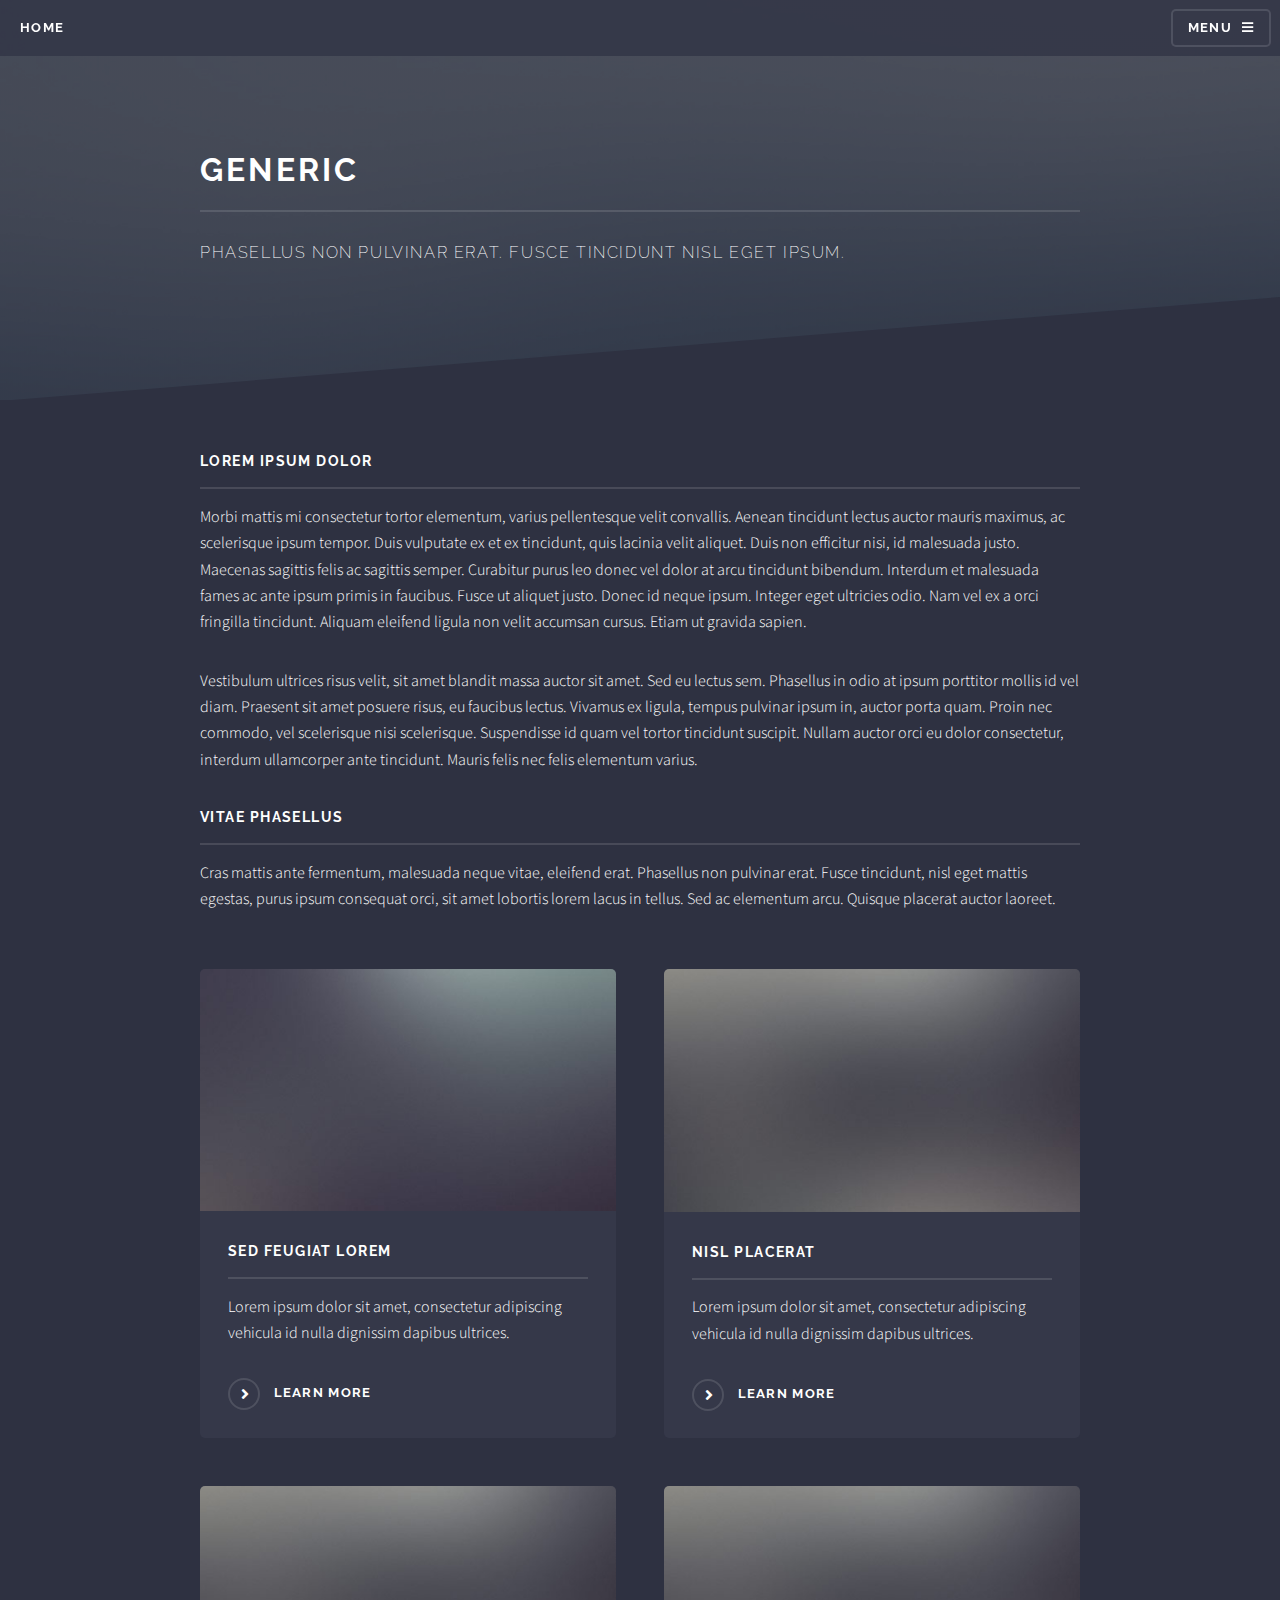
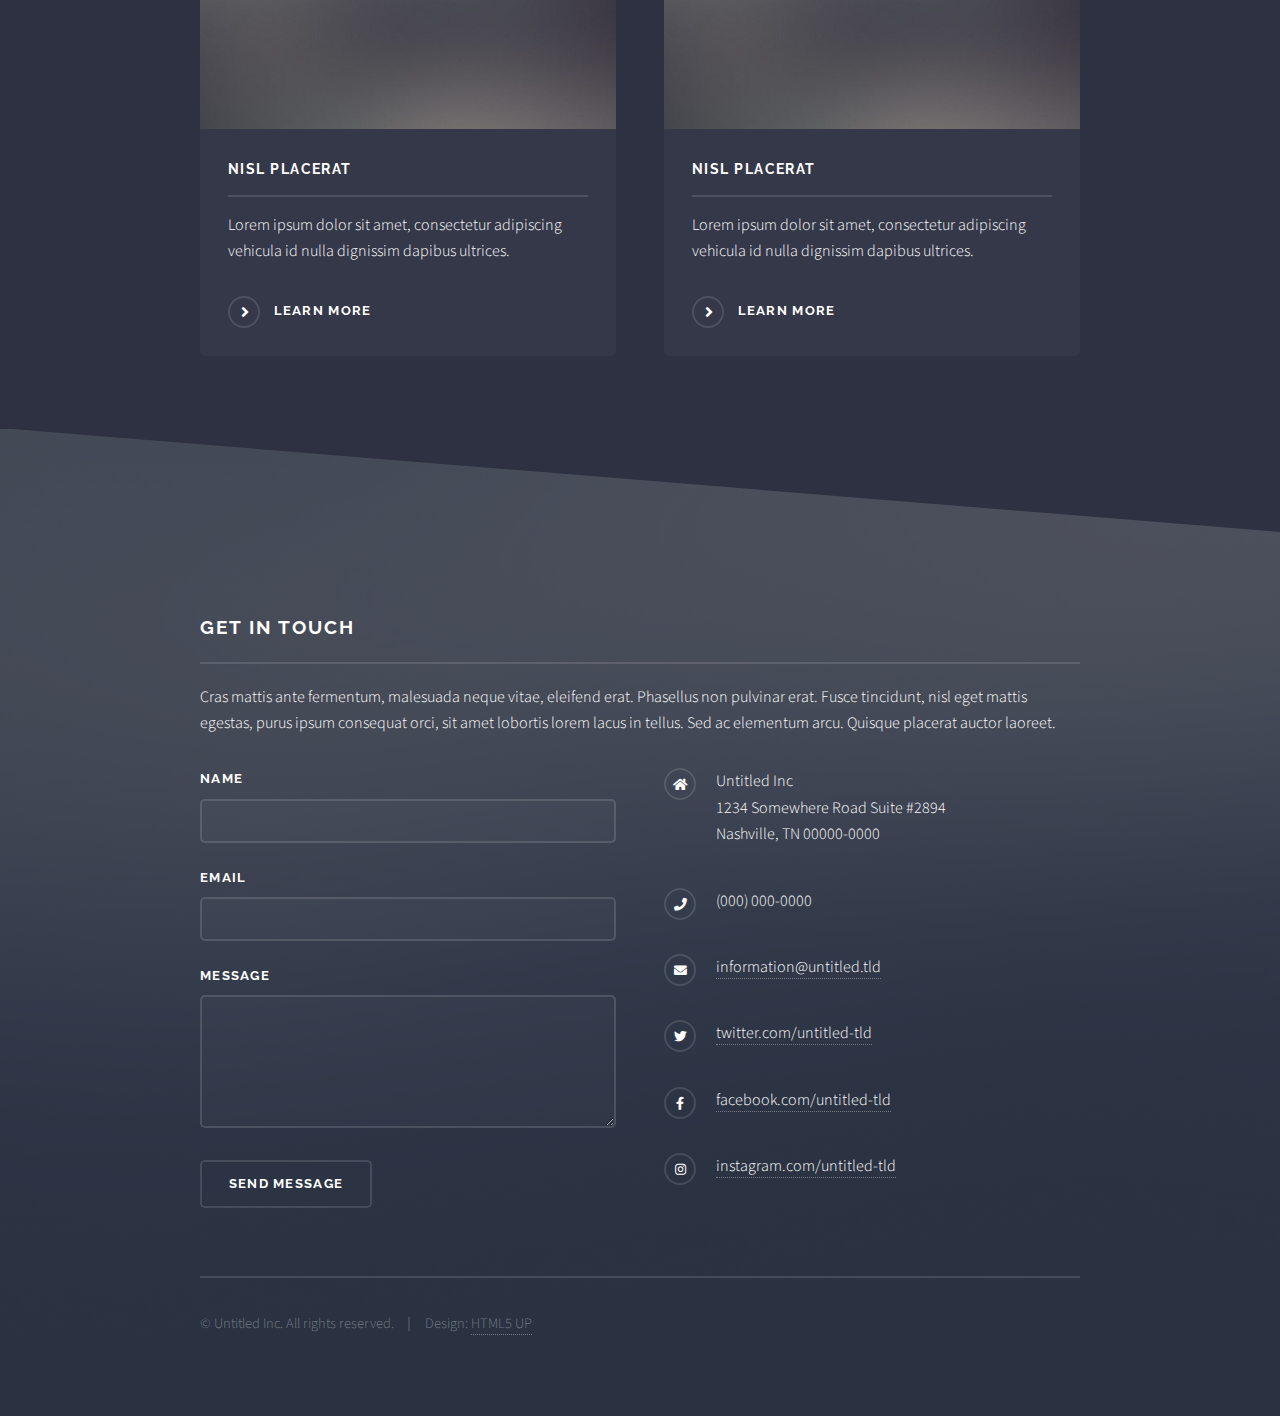
<file: generic copy.html>
<!DOCTYPE HTML>
<!--
	Solid State by HTML5 UP
	html5up.net | @ajlkn
	Free for personal and commercial use under the CCA 3.0 license (html5up.net/license)
-->
<html>
	<head>
		<title>Project_Name</title>
		<meta charset="utf-8" />
		<meta name="viewport" content="width=device-width, initial-scale=1, user-scalable=no" />
		<link rel="stylesheet" href="assets/css/main.css" />
		<noscript><link rel="stylesheet" href="assets/css/noscript.css" /></noscript>
	</head>
	<body class="is-preload">

		<!-- Page Wrapper -->
			<div id="page-wrapper">

				<!-- Header -->
					<header id="header">
						<h1><a href="index.html">Home</a></h1>
						<nav>
							<a href="#menu">Menu</a>
						</nav>
					</header>

				<!-- Menu -->
					<nav id="menu">
						<div class="inner">
							<h2>Menu</h2>
							<ul class="links">
								<li><a href="index.html">Home</a></li>
								
							</ul>
							<a href="#" class="close">Close</a>
						</div>
					</nav>

				<!-- Wrapper -->
					<section id="wrapper">
						<header>
							<div class="inner">
								<h2>Generic</h2>
								<p>Phasellus non pulvinar erat. Fusce tincidunt nisl eget ipsum.</p>
							</div>
						</header>

						<!-- Content -->
							<div class="wrapper">
								<div class="inner">

									<h3 class="major">Lorem ipsum dolor</h3>
									<p>Morbi mattis mi consectetur tortor elementum, varius pellentesque velit convallis. Aenean tincidunt lectus auctor mauris maximus, ac scelerisque ipsum tempor. Duis vulputate ex et ex tincidunt, quis lacinia velit aliquet. Duis non efficitur nisi, id malesuada justo. Maecenas sagittis felis ac sagittis semper. Curabitur purus leo donec vel dolor at arcu tincidunt bibendum. Interdum et malesuada fames ac ante ipsum primis in faucibus. Fusce ut aliquet justo. Donec id neque ipsum. Integer eget ultricies odio. Nam vel ex a orci fringilla tincidunt. Aliquam eleifend ligula non velit accumsan cursus. Etiam ut gravida sapien.</p>

									<p>Vestibulum ultrices risus velit, sit amet blandit massa auctor sit amet. Sed eu lectus sem. Phasellus in odio at ipsum porttitor mollis id vel diam. Praesent sit amet posuere risus, eu faucibus lectus. Vivamus ex ligula, tempus pulvinar ipsum in, auctor porta quam. Proin nec commodo, vel scelerisque nisi scelerisque. Suspendisse id quam vel tortor tincidunt suscipit. Nullam auctor orci eu dolor consectetur, interdum ullamcorper ante tincidunt. Mauris felis nec felis elementum varius.</p>

									<h3 class="major">Vitae phasellus</h3>
									<p>Cras mattis ante fermentum, malesuada neque vitae, eleifend erat. Phasellus non pulvinar erat. Fusce tincidunt, nisl eget mattis egestas, purus ipsum consequat orci, sit amet lobortis lorem lacus in tellus. Sed ac elementum arcu. Quisque placerat auctor laoreet.</p>

									<section class="features">
										<article>
											<a href="#" class="image"><img src="images/pic04.jpg" alt="" /></a>
											<h3 class="major">Sed feugiat lorem</h3>
											<p>Lorem ipsum dolor sit amet, consectetur adipiscing vehicula id nulla dignissim dapibus ultrices.</p>
											<a href="#" class="special">Learn more</a>
										</article>
										<article>
											<a href="#" class="image"><img src="images/pic05.jpg" alt="" /></a>
											<h3 class="major">Nisl placerat</h3>
											<p>Lorem ipsum dolor sit amet, consectetur adipiscing vehicula id nulla dignissim dapibus ultrices.</p>
											<a href="#" class="special">Learn more</a>
										</article>
										<article>
											<a href="#" class="image"><img src="images/pic05.jpg" alt="" /></a>
											<h3 class="major">Nisl placerat</h3>
											<p>Lorem ipsum dolor sit amet, consectetur adipiscing vehicula id nulla dignissim dapibus ultrices.</p>
											<a href="#" class="special">Learn more</a>
										</article>
										<article>
											<a href="#" class="image"><img src="images/pic05.jpg" alt="" /></a>
											<h3 class="major">Nisl placerat</h3>
											<p>Lorem ipsum dolor sit amet, consectetur adipiscing vehicula id nulla dignissim dapibus ultrices.</p>
											<a href="#" class="special">Learn more</a>
										</article>
									</section>

								</div>
							</div>

					</section>

				<!-- Footer -->
					<section id="footer">
						<div class="inner">
							<h2 class="major">Get in touch</h2>
							<p>Cras mattis ante fermentum, malesuada neque vitae, eleifend erat. Phasellus non pulvinar erat. Fusce tincidunt, nisl eget mattis egestas, purus ipsum consequat orci, sit amet lobortis lorem lacus in tellus. Sed ac elementum arcu. Quisque placerat auctor laoreet.</p>
							<form method="post" action="#">
								<div class="fields">
									<div class="field">
										<label for="name">Name</label>
										<input type="text" name="name" id="name" />
									</div>
									<div class="field">
										<label for="email">Email</label>
										<input type="email" name="email" id="email" />
									</div>
									<div class="field">
										<label for="message">Message</label>
										<textarea name="message" id="message" rows="4"></textarea>
									</div>
								</div>
								<ul class="actions">
									<li><input type="submit" value="Send Message" /></li>
								</ul>
							</form>
							<ul class="contact">
								<li class="icon solid fa-home">
									Untitled Inc<br />
									1234 Somewhere Road Suite #2894<br />
									Nashville, TN 00000-0000
								</li>
								<li class="icon solid fa-phone">(000) 000-0000</li>
								<li class="icon solid fa-envelope"><a href="#">information@untitled.tld</a></li>
								<li class="icon brands fa-twitter"><a href="#">twitter.com/untitled-tld</a></li>
								<li class="icon brands fa-facebook-f"><a href="#">facebook.com/untitled-tld</a></li>
								<li class="icon brands fa-instagram"><a href="#">instagram.com/untitled-tld</a></li>
							</ul>
							<ul class="copyright">
								<li>&copy; Untitled Inc. All rights reserved.</li><li>Design: <a href="http://html5up.net">HTML5 UP</a></li>
							</ul>
						</div>
					</section>

			</div>

		<!-- Scripts -->
			<script src="assets/js/jquery.min.js"></script>
			<script src="assets/js/jquery.scrollex.min.js"></script>
			<script src="assets/js/browser.min.js"></script>
			<script src="assets/js/breakpoints.min.js"></script>
			<script src="assets/js/util.js"></script>
			<script src="assets/js/main.js"></script>

	</body>
</html>
</file>
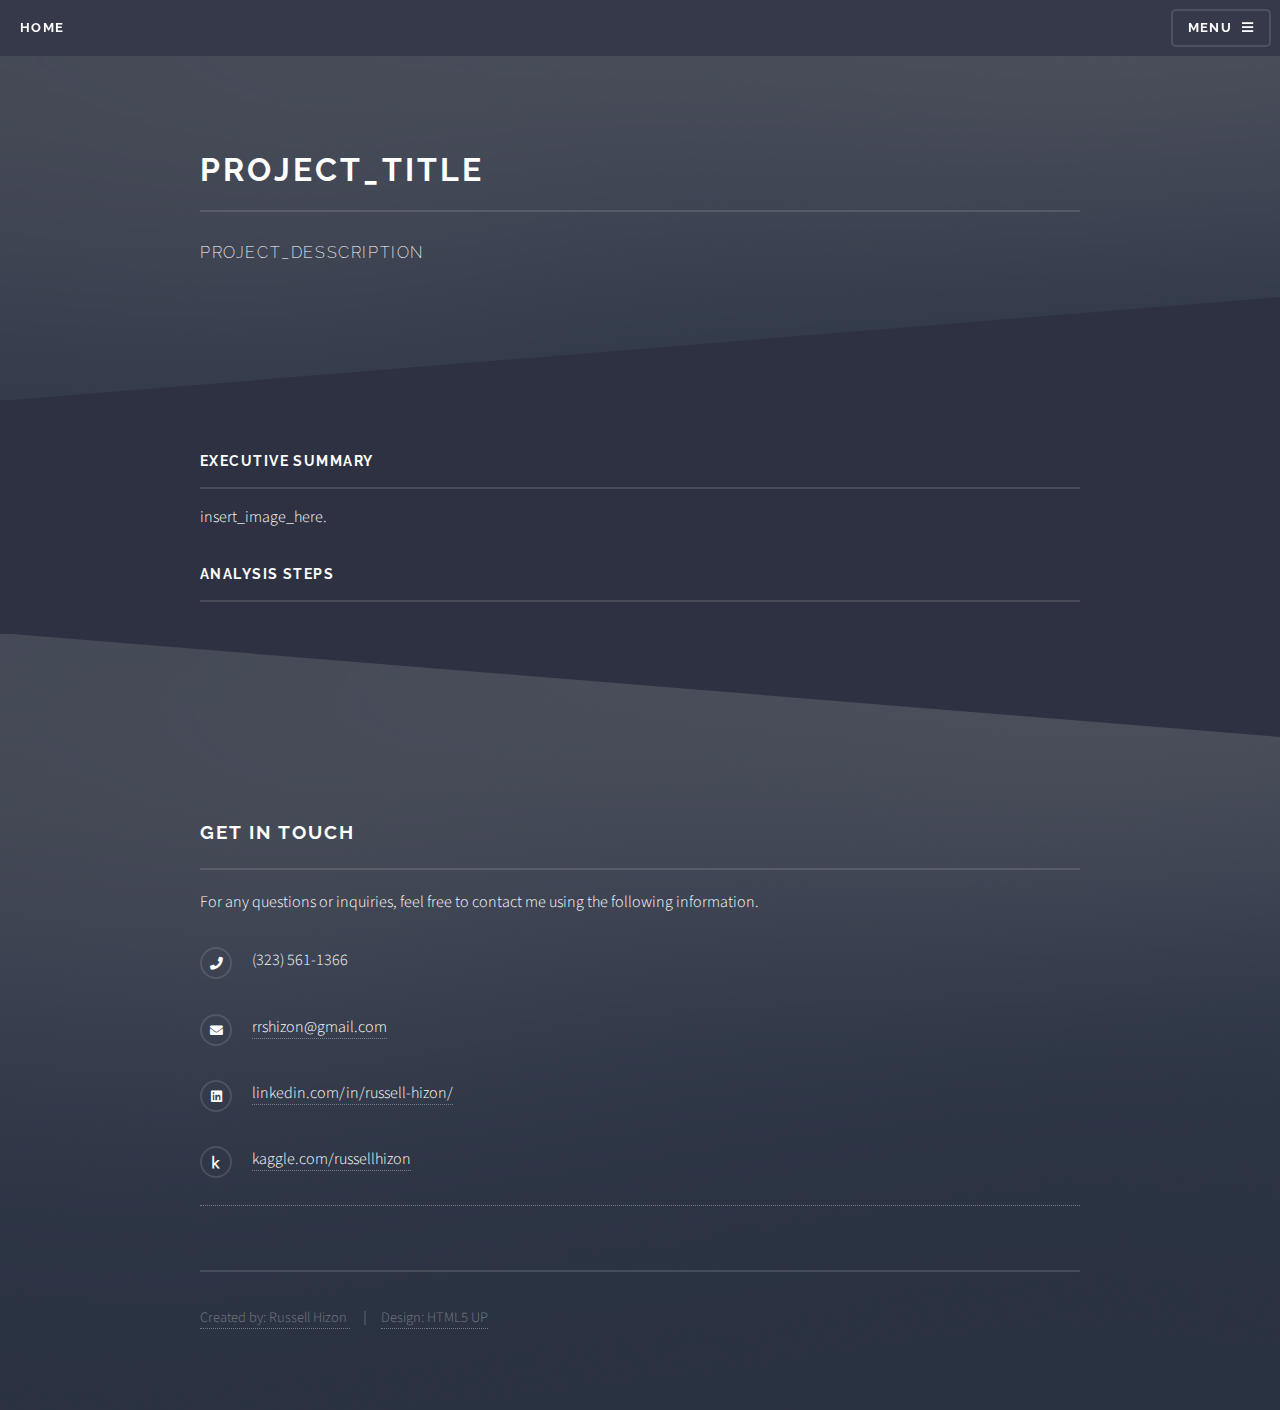
<file: project_template copy.html>
<!DOCTYPE HTML>
<!--
	Solid State by HTML5 UP
	html5up.net | @ajlkn
	Free for personal and commercial use under the CCA 3.0 license (html5up.net/license)
-->
<html>
	<head>
		<title>project_title</title>
		<meta charset="utf-8" />
		<meta name="viewport" content="width=device-width, initial-scale=1, user-scalable=no" />
		<link rel="stylesheet" href="assets/css/main.css" />
		<noscript><link rel="stylesheet" href="assets/css/noscript.css" /></noscript>
	</head>
	<body class="is-preload">

		<!-- Page Wrapper -->
			<div id="page-wrapper">

				<!-- Header -->
					<header id="header">
						<h1><a href="index.html">Home</a></h1>
						<nav>
							<a href="#menu">Menu</a>
						</nav>
					</header>

				<!-- Menu -->
					<nav id="menu">
						<div class="inner">
							<h2>Menu</h2>
							<ul class="links">
								<li><a href="index.html">Home</a></li>
								<li><a href="index.html#to_contacts">Contact Information</a></li>
								
							</ul>
							<a href="#" class="close">Close</a>
						</div>
					</nav>

				<!-- Wrapper -->
					<section id="wrapper">
						<header>
							<div class="inner">
								<h2>project_title</h2>
								<p>Project_Desscription</p>
							</div>
						</header>

						<!-- Content -->
							<div class="wrapper">
								<div class="inner">

									<h3 class="major">Executive Summary</h3>
									<p>insert_image_here.</p>

								
									<h3 class="major">Analysis Steps</h3>
									<div class='tableauPlaceholder' id='viz1674551020848' style='position: relative'><noscript><a href='#'><img alt='By Sub-Category ' src='https:&#47;&#47;public.tableau.com&#47;static&#47;images&#47;Su&#47;Superstore_Analysis_in_progress&#47;BySub-Category&#47;1_rss.png' style='border: none' /></a></noscript><object class='tableauViz'  style='display:none;'><param name='host_url' value='https%3A%2F%2Fpublic.tableau.com%2F' /> <param name='embed_code_version' value='3' /> <param name='site_root' value='' /><param name='name' value='Superstore_Analysis_in_progress&#47;BySub-Category' /><param name='tabs' value='no' /><param name='toolbar' value='yes' /><param name='static_image' value='https:&#47;&#47;public.tableau.com&#47;static&#47;images&#47;Su&#47;Superstore_Analysis_in_progress&#47;BySub-Category&#47;1.png' /> <param name='animate_transition' value='yes' /><param name='display_static_image' value='yes' /><param name='display_spinner' value='yes' /><param name='display_overlay' value='yes' /><param name='display_count' value='yes' /><param name='language' value='en-US' /><param name='filter' value='publish=yes' /></object></div>                <script type='text/javascript'>                    var divElement = document.getElementById('viz1674551020848');                    var vizElement = divElement.getElementsByTagName('object')[0];                    if ( divElement.offsetWidth > 800 ) { vizElement.style.width='100%';vizElement.style.height=(divElement.offsetWidth*0.75)+'px';} else if ( divElement.offsetWidth > 500 ) { vizElement.style.width='100%';vizElement.style.height=(divElement.offsetWidth*0.75)+'px';} else { vizElement.style.width='130%';vizElement.style.height='100%';}                     var scriptElement = document.createElement('script');                    scriptElement.src = 'https://public.tableau.com/javascripts/api/viz_v1.js';                    vizElement.parentNode.insertBefore(scriptElement, vizElement);                </script>

								</div>
							</div>

					</section>

				<!-- Footer -->
				<section id="footer">
					<div class="inner">
						<h2 class="major">Get in touch</h2>
						<p>For any questions or inquiries, feel free to contact me using the following information.</p>
					
						<ul class="contact">
							<li class="icon solid fa-phone">(323) 561-1366</li>
							<li class="icon solid fa-envelope"><a href="#">rrshizon@gmail.com</a></li>
							<li class="icon brands fa-linkedin"><a href="https://www.linkedin.com/in/russell-hizon/">linkedin.com/in/russell-hizon/</a></li>
							<li class="icon brands fa-kaggle"><a href="https://www.kaggle.com/russellhizon">kaggle.com/russellhizon<a></li>
						</ul>
						<ul class="copyright">
							<li>Created by: Russell Hizon</li>
							<li>Design: <a href="http://html5up.net">HTML5 UP</a></li>
						</ul>
					</div>
				</section>

			</div>

		<!-- Scripts -->
			<script src="assets/js/jquery.min.js"></script>
			<script src="assets/js/jquery.scrollex.min.js"></script>
			<script src="assets/js/browser.min.js"></script>
			<script src="assets/js/breakpoints.min.js"></script>
			<script src="assets/js/util.js"></script>
			<script src="assets/js/main.js"></script>

	</body>
</html>
</file>
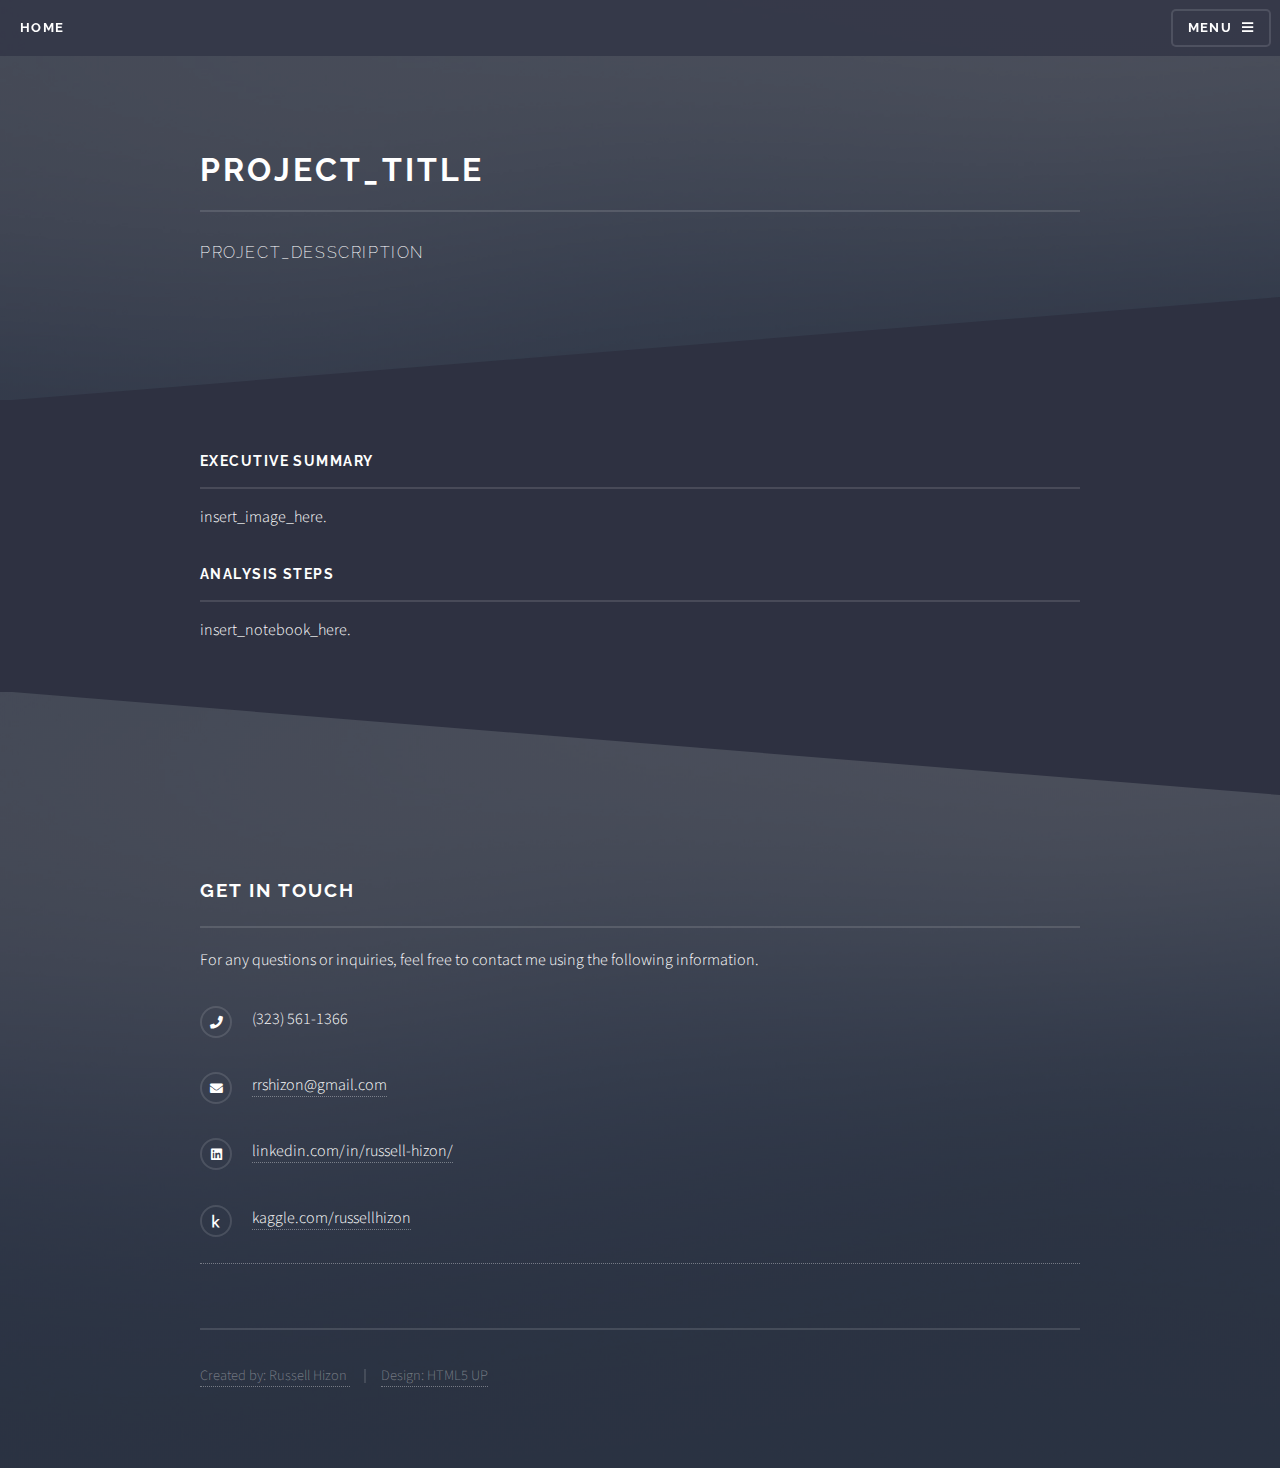
<file: project_template.html>
<!DOCTYPE HTML>
<!--
	Solid State by HTML5 UP
	html5up.net | @ajlkn
	Free for personal and commercial use under the CCA 3.0 license (html5up.net/license)
-->
<html>
	<head>
		<title>project_title</title>
		<meta charset="utf-8" />
		<meta name="viewport" content="width=device-width, initial-scale=1, user-scalable=no" />
		<link rel="stylesheet" href="assets/css/main.css" />
		<noscript><link rel="stylesheet" href="assets/css/noscript.css" /></noscript>
	</head>
	<body class="is-preload">

		<!-- Page Wrapper -->
			<div id="page-wrapper">

				<!-- Header -->
					<header id="header">
						<h1><a href="index.html">Home</a></h1>
						<nav>
							<a href="#menu">Menu</a>
						</nav>
					</header>

				<!-- Menu -->
					<nav id="menu">
						<div class="inner">
							<h2>Menu</h2>
							<ul class="links">
								<li><a href="index.html">Home</a></li>
								<li><a href="index.html#to_contacts">Contact Information</a></li>
								
							</ul>
							<a href="#" class="close">Close</a>
						</div>
					</nav>

				<!-- Wrapper -->
					<section id="wrapper">
						<header>
							<div class="inner">
								<h2>project_title</h2>
								<p>Project_Desscription</p>
							</div>
						</header>

						<!-- Content -->
							<div class="wrapper">
								<div class="inner">

									<h3 class="major">Executive Summary</h3>
									<p>insert_image_here.</p>

								
									<h3 class="major">Analysis Steps</h3>
									<p>insert_notebook_here.</p>

								</div>
							</div>

					</section>

				<!-- Footer -->
				<section id="footer">
					<div class="inner">
						<h2 class="major">Get in touch</h2>
						<p>For any questions or inquiries, feel free to contact me using the following information.</p>
					
						<ul class="contact">
							<li class="icon solid fa-phone">(323) 561-1366</li>
							<li class="icon solid fa-envelope"><a href="#">rrshizon@gmail.com</a></li>
							<li class="icon brands fa-linkedin"><a href="https://www.linkedin.com/in/russell-hizon/">linkedin.com/in/russell-hizon/</a></li>
							<li class="icon brands fa-kaggle"><a href="https://www.kaggle.com/russellhizon">kaggle.com/russellhizon<a></li>
						</ul>
						<ul class="copyright">
							<li>Created by: Russell Hizon</li>
							<li>Design: <a href="http://html5up.net">HTML5 UP</a></li>
						</ul>
					</div>
				</section>

			</div>

		<!-- Scripts -->
			<script src="assets/js/jquery.min.js"></script>
			<script src="assets/js/jquery.scrollex.min.js"></script>
			<script src="assets/js/browser.min.js"></script>
			<script src="assets/js/breakpoints.min.js"></script>
			<script src="assets/js/util.js"></script>
			<script src="assets/js/main.js"></script>

	</body>
</html>
</file>
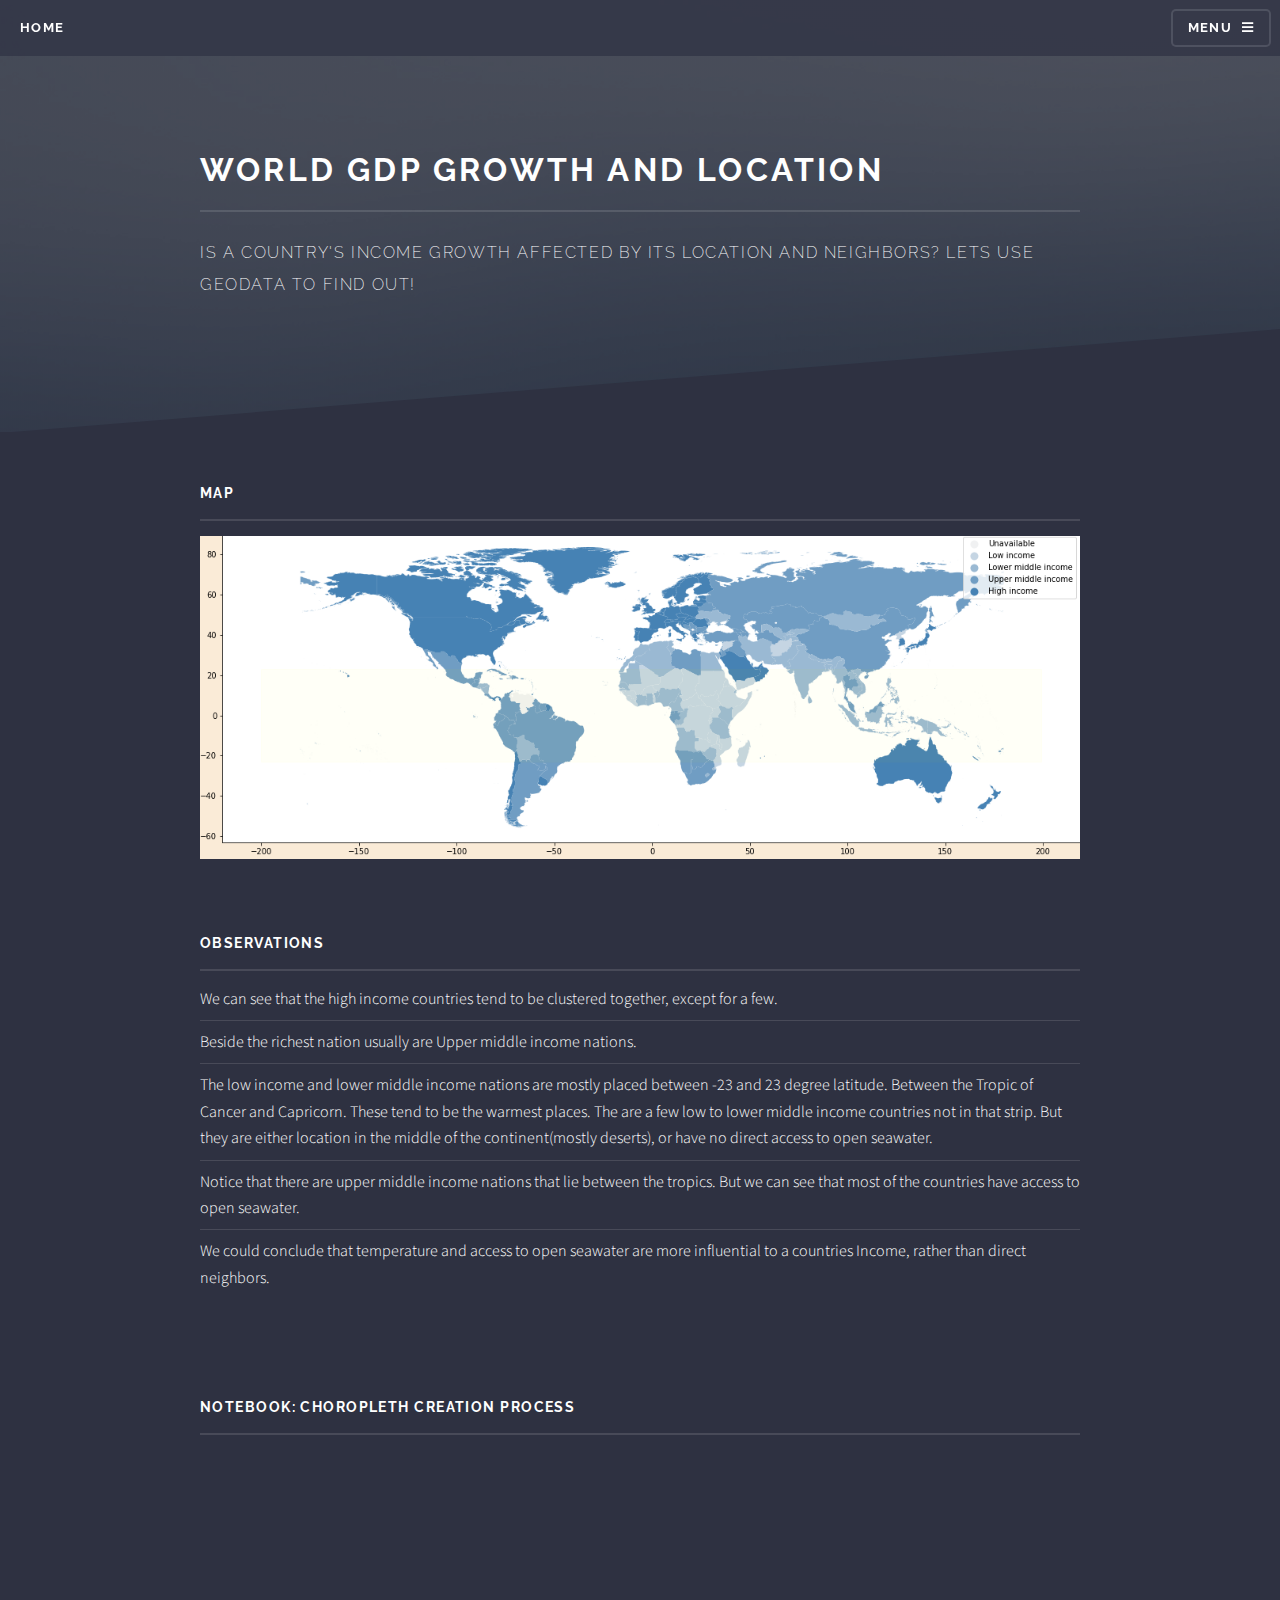
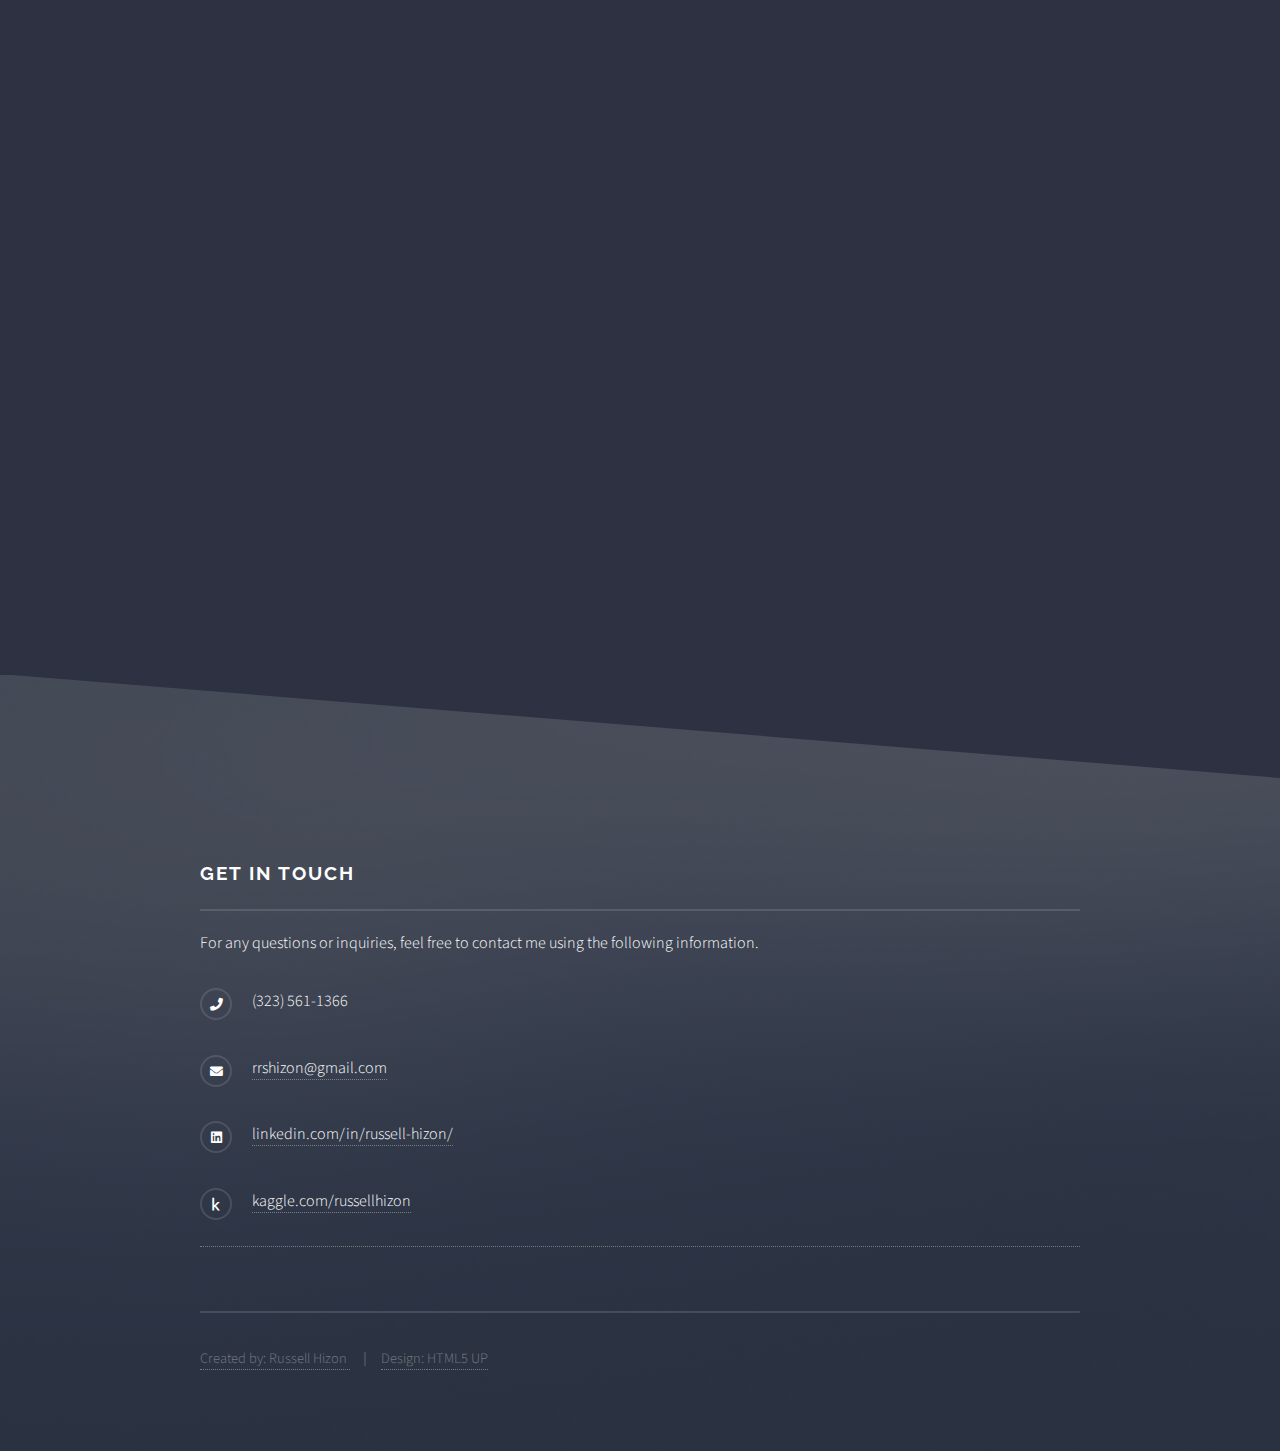
<file: world_gdp_growth.html>
<!DOCTYPE HTML>
<!--
	Solid State by HTML5 UP
	html5up.net | @ajlkn
	Free for personal and commercial use under the CCA 3.0 license (html5up.net/license)
-->
<html>
	<head>
		<title>Spaceship Titanic</title>
		<meta charset="utf-8" />
		<meta name="viewport" content="width=device-width, initial-scale=1, user-scalable=no" />
		<link rel="stylesheet" href="assets/css/main.css" />
		<noscript><link rel="stylesheet" href="assets/css/noscript.css" /></noscript>
	</head>
	<body class="is-preload">

		<!-- Page Wrapper -->
			<div id="page-wrapper">

				<!-- Header -->
					<header id="header">
						<h1><a href="index.html">Home</a></h1>
						<nav>
							<a href="#menu">Menu</a>
						</nav>
					</header>

				<!-- Menu -->
					<nav id="menu">
						<div class="inner">
							<h2>Menu</h2>
							<ul class="links">
								<li><a href="index.html">Home</a></li>
								<li><a href="all_projects.html">Full Portfolio</a></li>
								<li><a href="index.html#to_contacts">Contact Information</a></li>
								
							</ul>
							<a href="#" class="close">Close</a>
						</div>
					</nav>

				<!-- Wrapper -->
					<section id="wrapper">
						<header>
							<div class="inner">
								<h2>World GDP Growth and Location</h2>
								<p>
									Is a country's income growth affected by its location and neighbors?
									Lets use geodata to find out!	
								</p>
							</div>
						</header>

						<!-- Content -->
							<div class="wrapper">
								<div class = "inner">
									<h3 class = "major">
										Map
									</h3>
									<image src="images\world_gdp_growth_map.png" style = "width:100%; background-color: antiquewhite;" ></image>
								</div>
								<div class="inner">
									<h3 class="major">
										Observations
									</h3>
									<ul class = 'alt'>
									<li>We can see that the high income countries tend to be clustered together, except for a few.</li>
									<li>Beside the richest nation usually are Upper middle income nations.</li>
									<li>The low income and lower middle income nations are mostly placed between -23 and 23 degree latitude. Between the Tropic of Cancer and Capricorn. These tend to be the warmest places. The are a few low to lower middle income countries not in that strip. But they are either location in the middle of the continent(mostly deserts), or have no direct access to open seawater.</li>
									<li>Notice that there are upper middle income nations that lie between the tropics. But we can see that most of the countries have access to open seawater.</li>
									<li>We could conclude that temperature and access to open seawater are more influential to a countries Income, rather than direct neighbors.</li>
									</ul>
								</div>
								<div class="inner">
									<h3 class="major">Notebook: choropleth creation process</h3>
									<iframe src="https://www.kaggle.com/embed/russellhizon/world-gdp-growth-and-location?kernelSessionId=111945777" height="800" style="margin: 0 auto; width: 100%; max-width: 950px;" frameborder="0" scrolling="auto" title="World GDP Growth and Location"></iframe>
								</div>
							</div>

					</section>

				<!-- Footer -->
				<section id="footer">
					<div class="inner">
						<h2 class="major">Get in touch</h2>
						<p>For any questions or inquiries, feel free to contact me using the following information.</p>
					
						<ul class="contact">
							<li class="icon solid fa-phone">(323) 561-1366</li>
							<li class="icon solid fa-envelope"><a href="#">rrshizon@gmail.com</a></li>
							<li class="icon brands fa-linkedin"><a href="https://www.linkedin.com/in/russell-hizon/">linkedin.com/in/russell-hizon/</a></li>
							<li class="icon brands fa-kaggle"><a href="https://www.kaggle.com/russellhizon">kaggle.com/russellhizon<a></li>
						</ul>
						<ul class="copyright">
							<li>Created by: Russell Hizon</li>
							<li>Design: <a href="http://html5up.net">HTML5 UP</a></li>
						</ul>
					</div>
				</section>

			</div>

		<!-- Scripts -->
			<script src="assets/js/jquery.min.js"></script>
			<script src="assets/js/jquery.scrollex.min.js"></script>
			<script src="assets/js/browser.min.js"></script>
			<script src="assets/js/breakpoints.min.js"></script>
			<script src="assets/js/util.js"></script>
			<script src="assets/js/main.js"></script>

	</body>
</html>
</file>
<file: assets/css/noscript.css>
/*
	Solid State by HTML5 UP
	html5up.net | @ajlkn
	Free for personal and commercial use under the CCA 3.0 license (html5up.net/license)
*/

/* Banner */

	body.is-preload #banner .logo {
		-moz-transform: none;
		-webkit-transform: none;
		-ms-transform: none;
		transform: none;
		opacity: 1;
	}

	body.is-preload #banner h2 {
		opacity: 1;
		-moz-transform: none;
		-webkit-transform: none;
		-ms-transform: none;
		transform: none;
		-moz-filter: none;
		-webkit-filter: none;
		-ms-filter: none;
		filter: none;
	}

	body.is-preload #banner p {
		opacity: 01;
		-moz-transform: none;
		-webkit-transform: none;
		-ms-transform: none;
		transform: none;
		-moz-filter: none;
		-webkit-filter: none;
		-ms-filter: none;
		filter: none;
	}
</file>
<file: assets/css/main.css>
@import url(fontawesome-all.min.css);
@import url("https://fonts.googleapis.com/css?family=Raleway:200,700|Source+Sans+Pro:300,600,300italic,600italic");

/*
	Solid State by HTML5 UP
	html5up.net | @ajlkn
	Free for personal and commercial use under the CCA 3.0 license (html5up.net/license)
*/

html, body, div, span, applet, object,
iframe, h1, h2, h3, h4, h5, h6, p, blockquote,
pre, a, abbr, acronym, address, big, cite,
code, del, dfn, em, img, ins, kbd, q, s, samp,
small, strike, strong, sub, sup, tt, var, b,
u, i, center, dl, dt, dd, ol, ul, li, fieldset,
form, label, legend, table, caption, tbody,
tfoot, thead, tr, th, td, article, aside,
canvas, details, embed, figure, figcaption,
footer, header, hgroup, menu, nav, output, ruby,
section, summary, time, mark, audio, video {
	margin: 0;
	padding: 0;
	border: 0;
	font-size: 100%;
	font: inherit;
	vertical-align: baseline;}

article, aside, details, figcaption, figure,
footer, header, hgroup, menu, nav, section {
	display: block;}

body {
	line-height: 1;
}

ol, ul {
	list-style: none;
}

blockquote, q {
	quotes: none;
}

	blockquote:before, blockquote:after, q:before, q:after {
		content: '';
		content: none;
	}

table {
	border-collapse: collapse;
	border-spacing: 0;
}

body {
	-webkit-text-size-adjust: none;
}

mark {
	background-color: transparent;
	color: inherit;
}

input::-moz-focus-inner {
	border: 0;
	padding: 0;
}

input, select, textarea {
	-moz-appearance: none;
	-webkit-appearance: none;
	-ms-appearance: none;
	appearance: none;
}

/* Basic */

	@-ms-viewport {
		width: device-width;
	}

	body {
		-ms-overflow-style: scrollbar;
	}

	@media screen and (max-width: 480px) {

		html, body {
			min-width: 320px;
		}

	}

	html {
		box-sizing: border-box;
	}

	*, *:before, *:after {
		box-sizing: inherit;
	}

	body {
		background-color: #2e3141;
		background-image: linear-gradient(to top, rgba(46, 49, 65, 0.8), rgba(46, 49, 65, 0.8)), url("../../images/bg.jpg");
		background-size: auto,
 cover;
		background-attachment: fixed,
 fixed;
		background-position: center,
 center;
	}

		body.is-preload *, body.is-preload *:before, body.is-preload *:after {
			-moz-animation: none !important;
			-webkit-animation: none !important;
			-ms-animation: none !important;
			animation: none !important;
			-moz-transition: none !important;
			-webkit-transition: none !important;
			-ms-transition: none !important;
			transition: none !important;
		}

/* Type */

	body, input, select, textarea {
		color: #ffffff;
		font-family: "Source Sans Pro", Helvetica, sans-serif;
		font-size: 16.5pt;
		font-weight: 300;
		line-height: 1.65;
	}

		@media screen and (max-width: 1680px) {

			body, input, select, textarea {
				font-size: 13pt;
			}

		}

		@media screen and (max-width: 1280px) {

			body, input, select, textarea {
				font-size: 12pt;
			}

		}

		@media screen and (max-width: 980px) {

			body, input, select, textarea {
				font-size: 12pt;
			}

		}

		@media screen and (max-width: 736px) {

			body, input, select, textarea {
				font-size: 12pt;
			}

		}

		@media screen and (max-width: 480px) {

			body, input, select, textarea {
				font-size: 12pt;
			}

		}

	a {
		-moz-transition: color 0.2s ease-in-out, border-bottom-color 0.2s ease-in-out;
		-webkit-transition: color 0.2s ease-in-out, border-bottom-color 0.2s ease-in-out;
		-ms-transition: color 0.2s ease-in-out, border-bottom-color 0.2s ease-in-out;
		transition: color 0.2s ease-in-out, border-bottom-color 0.2s ease-in-out;
		border-bottom: dotted 1px rgba(255, 255, 255, 0.35);
		color: #ffffff;
		text-decoration: none;
	}

		a:hover {
			border-bottom-color: transparent;
			color: #ffffff !important;
		}

		a.special:not(.button) {
			text-decoration: none;
			border-bottom: 0;
			display: block;
			font-family: Raleway, Helvetica, sans-serif;
			font-size: 0.8em;
			font-weight: 700;
			letter-spacing: 0.1em;
			margin: 0 0 2em 0;
			text-transform: uppercase;
		}

			a.special:not(.button):before {
				-moz-osx-font-smoothing: grayscale;
				-webkit-font-smoothing: antialiased;
				display: inline-block;
				font-style: normal;
				font-variant: normal;
				text-rendering: auto;
				line-height: 1;
				text-transform: none !important;
				font-family: 'Font Awesome 5 Free';
				font-weight: 900;
			}

			a.special:not(.button):before {
				-moz-transition: background-color 0.2s ease-in-out;
				-webkit-transition: background-color 0.2s ease-in-out;
				-ms-transition: background-color 0.2s ease-in-out;
				transition: background-color 0.2s ease-in-out;
				border-radius: 100%;
				border: solid 2px rgba(255, 255, 255, 0.125);
				content: '\f105';
				display: inline-block;
				font-size: 1.25em;
				height: 2em;
				line-height: 1.75em;
				margin-right: 0.85em;
				text-align: center;
				text-indent: 0.15em;
				vertical-align: middle;
				width: 2em;
			}

			a.special:not(.button):hover:before {
				background-color: rgba(255, 255, 255, 0.025);
			}

			a.special:not(.button):active:before {
				background-color: rgba(255, 255, 255, 0.075);
			}

	strong, b {
		color: #ffffff;
		font-weight: 600;
	}

	em, i {
		font-style: italic;
	}

	p {
		margin: 0 0 2em 0;
	}

	h1, h2, h3, h4, h5, h6 {
		color: #ffffff;
		font-family: Raleway, Helvetica, sans-serif;
		font-weight: 700;
		letter-spacing: 0.1em;
		margin: 0 0 1em 0;
		text-transform: uppercase;
	}

		h1 a, h2 a, h3 a, h4 a, h5 a, h6 a {
			color: inherit;
			text-decoration: none;
			border-bottom: 0;
		}

		h1 span, h2 span, h3 span, h4 span, h5 span, h6 span {
			font-weight: 200;
		}

		h1.major, h2.major, h3.major, h4.major, h5.major, h6.major {
			padding-bottom: 1em;
			border-bottom: solid 2px rgba(255, 255, 255, 0.125);
		}

	h2 {
		font-size: 1.2em;
	}

	h3 {
		font-size: 0.9em;
	}

	h4 {
		font-size: 0.7em;
	}

	h5 {
		font-size: 0.7em;
	}

	h6 {
		font-size: 0.7em;
	}

	@media screen and (max-width: 736px) {

		h2 {
			font-size: 1em;
		}

		h3 {
			font-size: 0.8em;
		}

	}

	sub {
		font-size: 0.8em;
		position: relative;
		top: 0.5em;
	}

	sup {
		font-size: 0.8em;
		position: relative;
		top: -0.5em;
	}

	blockquote {
		border-left: solid 4px rgba(255, 255, 255, 0.125);
		font-style: italic;
		margin: 0 0 2em 0;
		padding: 0.5em 0 0.5em 2em;
	}

	code {
		background: rgba(255, 255, 255, 0.025);
		border-radius: 5px;
		border: solid 2px rgba(255, 255, 255, 0.125);
		font-family: "Courier New", monospace;
		font-size: 0.9em;
		margin: 0 0.25em;
		padding: 0.25em 0.65em;
	}

	pre {
		-webkit-overflow-scrolling: touch;
		font-family: "Courier New", monospace;
		font-size: 0.9em;
		margin: 0 0 2em 0;
	}

		pre code {
			display: block;
			line-height: 1.75em;
			padding: 1em 1.5em;
			overflow-x: auto;
		}

	hr {
		border: 0;
		border-bottom: solid 2px rgba(255, 255, 255, 0.125);
		margin: 2.5em 0;
	}

		hr.major {
			margin: 4em 0;
		}

	.align-left {
		text-align: left;
	}

	.align-center {
		text-align: center;
	}

	.align-right {
		text-align: right;
	}

/* Row */

	.row {
		display: flex;
		flex-wrap: wrap;
		box-sizing: border-box;
		align-items: stretch;
	}

		.row > * {
			box-sizing: border-box;
		}

		.row.gtr-uniform > * > :last-child {
			margin-bottom: 0;
		}

		.row.aln-left {
			justify-content: flex-start;
		}

		.row.aln-center {
			justify-content: center;
		}

		.row.aln-right {
			justify-content: flex-end;
		}

		.row.aln-top {
			align-items: flex-start;
		}

		.row.aln-middle {
			align-items: center;
		}

		.row.aln-bottom {
			align-items: flex-end;
		}

		.row > .imp {
			order: -1;
		}

		.row > .col-1 {
			width: 8.33333%;
		}

		.row > .off-1 {
			margin-left: 8.33333%;
		}

		.row > .col-2 {
			width: 16.66667%;
		}

		.row > .off-2 {
			margin-left: 16.66667%;
		}

		.row > .col-3 {
			width: 25%;
		}

		.row > .off-3 {
			margin-left: 25%;
		}

		.row > .col-4 {
			width: 33.33333%;
		}

		.row > .off-4 {
			margin-left: 33.33333%;
		}

		.row > .col-5 {
			width: 41.66667%;
		}

		.row > .off-5 {
			margin-left: 41.66667%;
		}

		.row > .col-6 {
			width: 50%;
		}

		.row > .off-6 {
			margin-left: 50%;
		}

		.row > .col-7 {
			width: 58.33333%;
		}

		.row > .off-7 {
			margin-left: 58.33333%;
		}

		.row > .col-8 {
			width: 66.66667%;
		}

		.row > .off-8 {
			margin-left: 66.66667%;
		}

		.row > .col-9 {
			width: 75%;
		}

		.row > .off-9 {
			margin-left: 75%;
		}

		.row > .col-10 {
			width: 83.33333%;
		}

		.row > .off-10 {
			margin-left: 83.33333%;
		}

		.row > .col-11 {
			width: 91.66667%;
		}

		.row > .off-11 {
			margin-left: 91.66667%;
		}

		.row > .col-12 {
			width: 100%;
		}

		.row > .off-12 {
			margin-left: 100%;
		}

		.row.gtr-0 {
			margin-top: 0;
			margin-left: 0em;
		}

			.row.gtr-0 > * {
				padding: 0 0 0 0em;
			}

			.row.gtr-0.gtr-uniform {
				margin-top: 0em;
			}

				.row.gtr-0.gtr-uniform > * {
					padding-top: 0em;
				}

		.row.gtr-25 {
			margin-top: 0;
			margin-left: -0.4375em;
		}

			.row.gtr-25 > * {
				padding: 0 0 0 0.4375em;
			}

			.row.gtr-25.gtr-uniform {
				margin-top: -0.4375em;
			}

				.row.gtr-25.gtr-uniform > * {
					padding-top: 0.4375em;
				}

		.row.gtr-50 {
			margin-top: 0;
			margin-left: -0.875em;
		}

			.row.gtr-50 > * {
				padding: 0 0 0 0.875em;
			}

			.row.gtr-50.gtr-uniform {
				margin-top: -0.875em;
			}

				.row.gtr-50.gtr-uniform > * {
					padding-top: 0.875em;
				}

		.row {
			margin-top: 0;
			margin-left: -1.75em;
		}

			.row > * {
				padding: 0 0 0 1.75em;
			}

			.row.gtr-uniform {
				margin-top: -1.75em;
			}

				.row.gtr-uniform > * {
					padding-top: 1.75em;
				}

		.row.gtr-150 {
			margin-top: 0;
			margin-left: -2.625em;
		}

			.row.gtr-150 > * {
				padding: 0 0 0 2.625em;
			}

			.row.gtr-150.gtr-uniform {
				margin-top: -2.625em;
			}

				.row.gtr-150.gtr-uniform > * {
					padding-top: 2.625em;
				}

		.row.gtr-200 {
			margin-top: 0;
			margin-left: -3.5em;
		}

			.row.gtr-200 > * {
				padding: 0 0 0 3.5em;
			}

			.row.gtr-200.gtr-uniform {
				margin-top: -3.5em;
			}

				.row.gtr-200.gtr-uniform > * {
					padding-top: 3.5em;
				}

		@media screen and (max-width: 1680px) {

			.row {
				display: flex;
				flex-wrap: wrap;
				box-sizing: border-box;
				align-items: stretch;
			}

				.row > * {
					box-sizing: border-box;
				}

				.row.gtr-uniform > * > :last-child {
					margin-bottom: 0;
				}

				.row.aln-left {
					justify-content: flex-start;
				}

				.row.aln-center {
					justify-content: center;
				}

				.row.aln-right {
					justify-content: flex-end;
				}

				.row.aln-top {
					align-items: flex-start;
				}

				.row.aln-middle {
					align-items: center;
				}

				.row.aln-bottom {
					align-items: flex-end;
				}

				.row > .imp-xlarge {
					order: -1;
				}

				.row > .col-1-xlarge {
					width: 8.33333%;
				}

				.row > .off-1-xlarge {
					margin-left: 8.33333%;
				}

				.row > .col-2-xlarge {
					width: 16.66667%;
				}

				.row > .off-2-xlarge {
					margin-left: 16.66667%;
				}

				.row > .col-3-xlarge {
					width: 25%;
				}

				.row > .off-3-xlarge {
					margin-left: 25%;
				}

				.row > .col-4-xlarge {
					width: 33.33333%;
				}

				.row > .off-4-xlarge {
					margin-left: 33.33333%;
				}

				.row > .col-5-xlarge {
					width: 41.66667%;
				}

				.row > .off-5-xlarge {
					margin-left: 41.66667%;
				}

				.row > .col-6-xlarge {
					width: 50%;
				}

				.row > .off-6-xlarge {
					margin-left: 50%;
				}

				.row > .col-7-xlarge {
					width: 58.33333%;
				}

				.row > .off-7-xlarge {
					margin-left: 58.33333%;
				}

				.row > .col-8-xlarge {
					width: 66.66667%;
				}

				.row > .off-8-xlarge {
					margin-left: 66.66667%;
				}

				.row > .col-9-xlarge {
					width: 75%;
				}

				.row > .off-9-xlarge {
					margin-left: 75%;
				}

				.row > .col-10-xlarge {
					width: 83.33333%;
				}

				.row > .off-10-xlarge {
					margin-left: 83.33333%;
				}

				.row > .col-11-xlarge {
					width: 91.66667%;
				}

				.row > .off-11-xlarge {
					margin-left: 91.66667%;
				}

				.row > .col-12-xlarge {
					width: 100%;
				}

				.row > .off-12-xlarge {
					margin-left: 100%;
				}

				.row.gtr-0 {
					margin-top: 0;
					margin-left: 0em;
				}

					.row.gtr-0 > * {
						padding: 0 0 0 0em;
					}

					.row.gtr-0.gtr-uniform {
						margin-top: 0em;
					}

						.row.gtr-0.gtr-uniform > * {
							padding-top: 0em;
						}

				.row.gtr-25 {
					margin-top: 0;
					margin-left: -0.4375em;
				}

					.row.gtr-25 > * {
						padding: 0 0 0 0.4375em;
					}

					.row.gtr-25.gtr-uniform {
						margin-top: -0.4375em;
					}

						.row.gtr-25.gtr-uniform > * {
							padding-top: 0.4375em;
						}

				.row.gtr-50 {
					margin-top: 0;
					margin-left: -0.875em;
				}

					.row.gtr-50 > * {
						padding: 0 0 0 0.875em;
					}

					.row.gtr-50.gtr-uniform {
						margin-top: -0.875em;
					}

						.row.gtr-50.gtr-uniform > * {
							padding-top: 0.875em;
						}

				.row {
					margin-top: 0;
					margin-left: -1.75em;
				}

					.row > * {
						padding: 0 0 0 1.75em;
					}

					.row.gtr-uniform {
						margin-top: -1.75em;
					}

						.row.gtr-uniform > * {
							padding-top: 1.75em;
						}

				.row.gtr-150 {
					margin-top: 0;
					margin-left: -2.625em;
				}

					.row.gtr-150 > * {
						padding: 0 0 0 2.625em;
					}

					.row.gtr-150.gtr-uniform {
						margin-top: -2.625em;
					}

						.row.gtr-150.gtr-uniform > * {
							padding-top: 2.625em;
						}

				.row.gtr-200 {
					margin-top: 0;
					margin-left: -3.5em;
				}

					.row.gtr-200 > * {
						padding: 0 0 0 3.5em;
					}

					.row.gtr-200.gtr-uniform {
						margin-top: -3.5em;
					}

						.row.gtr-200.gtr-uniform > * {
							padding-top: 3.5em;
						}

		}

		@media screen and (max-width: 1280px) {

			.row {
				display: flex;
				flex-wrap: wrap;
				box-sizing: border-box;
				align-items: stretch;
			}

				.row > * {
					box-sizing: border-box;
				}

				.row.gtr-uniform > * > :last-child {
					margin-bottom: 0;
				}

				.row.aln-left {
					justify-content: flex-start;
				}

				.row.aln-center {
					justify-content: center;
				}

				.row.aln-right {
					justify-content: flex-end;
				}

				.row.aln-top {
					align-items: flex-start;
				}

				.row.aln-middle {
					align-items: center;
				}

				.row.aln-bottom {
					align-items: flex-end;
				}

				.row > .imp-large {
					order: -1;
				}

				.row > .col-1-large {
					width: 8.33333%;
				}

				.row > .off-1-large {
					margin-left: 8.33333%;
				}

				.row > .col-2-large {
					width: 16.66667%;
				}

				.row > .off-2-large {
					margin-left: 16.66667%;
				}

				.row > .col-3-large {
					width: 25%;
				}

				.row > .off-3-large {
					margin-left: 25%;
				}

				.row > .col-4-large {
					width: 33.33333%;
				}

				.row > .off-4-large {
					margin-left: 33.33333%;
				}

				.row > .col-5-large {
					width: 41.66667%;
				}

				.row > .off-5-large {
					margin-left: 41.66667%;
				}

				.row > .col-6-large {
					width: 50%;
				}

				.row > .off-6-large {
					margin-left: 50%;
				}

				.row > .col-7-large {
					width: 58.33333%;
				}

				.row > .off-7-large {
					margin-left: 58.33333%;
				}

				.row > .col-8-large {
					width: 66.66667%;
				}

				.row > .off-8-large {
					margin-left: 66.66667%;
				}

				.row > .col-9-large {
					width: 75%;
				}

				.row > .off-9-large {
					margin-left: 75%;
				}

				.row > .col-10-large {
					width: 83.33333%;
				}

				.row > .off-10-large {
					margin-left: 83.33333%;
				}

				.row > .col-11-large {
					width: 91.66667%;
				}

				.row > .off-11-large {
					margin-left: 91.66667%;
				}

				.row > .col-12-large {
					width: 100%;
				}

				.row > .off-12-large {
					margin-left: 100%;
				}

				.row.gtr-0 {
					margin-top: 0;
					margin-left: 0em;
				}

					.row.gtr-0 > * {
						padding: 0 0 0 0em;
					}

					.row.gtr-0.gtr-uniform {
						margin-top: 0em;
					}

						.row.gtr-0.gtr-uniform > * {
							padding-top: 0em;
						}

				.row.gtr-25 {
					margin-top: 0;
					margin-left: -0.4375em;
				}

					.row.gtr-25 > * {
						padding: 0 0 0 0.4375em;
					}

					.row.gtr-25.gtr-uniform {
						margin-top: -0.4375em;
					}

						.row.gtr-25.gtr-uniform > * {
							padding-top: 0.4375em;
						}

				.row.gtr-50 {
					margin-top: 0;
					margin-left: -0.875em;
				}

					.row.gtr-50 > * {
						padding: 0 0 0 0.875em;
					}

					.row.gtr-50.gtr-uniform {
						margin-top: -0.875em;
					}

						.row.gtr-50.gtr-uniform > * {
							padding-top: 0.875em;
						}

				.row {
					margin-top: 0;
					margin-left: -1.75em;
				}

					.row > * {
						padding: 0 0 0 1.75em;
					}

					.row.gtr-uniform {
						margin-top: -1.75em;
					}

						.row.gtr-uniform > * {
							padding-top: 1.75em;
						}

				.row.gtr-150 {
					margin-top: 0;
					margin-left: -2.625em;
				}

					.row.gtr-150 > * {
						padding: 0 0 0 2.625em;
					}

					.row.gtr-150.gtr-uniform {
						margin-top: -2.625em;
					}

						.row.gtr-150.gtr-uniform > * {
							padding-top: 2.625em;
						}

				.row.gtr-200 {
					margin-top: 0;
					margin-left: -3.5em;
				}

					.row.gtr-200 > * {
						padding: 0 0 0 3.5em;
					}

					.row.gtr-200.gtr-uniform {
						margin-top: -3.5em;
					}

						.row.gtr-200.gtr-uniform > * {
							padding-top: 3.5em;
						}

		}

		@media screen and (max-width: 980px) {

			.row {
				display: flex;
				flex-wrap: wrap;
				box-sizing: border-box;
				align-items: stretch;
			}

				.row > * {
					box-sizing: border-box;
				}

				.row.gtr-uniform > * > :last-child {
					margin-bottom: 0;
				}

				.row.aln-left {
					justify-content: flex-start;
				}

				.row.aln-center {
					justify-content: center;
				}

				.row.aln-right {
					justify-content: flex-end;
				}

				.row.aln-top {
					align-items: flex-start;
				}

				.row.aln-middle {
					align-items: center;
				}

				.row.aln-bottom {
					align-items: flex-end;
				}

				.row > .imp-medium {
					order: -1;
				}

				.row > .col-1-medium {
					width: 8.33333%;
				}

				.row > .off-1-medium {
					margin-left: 8.33333%;
				}

				.row > .col-2-medium {
					width: 16.66667%;
				}

				.row > .off-2-medium {
					margin-left: 16.66667%;
				}

				.row > .col-3-medium {
					width: 25%;
				}

				.row > .off-3-medium {
					margin-left: 25%;
				}

				.row > .col-4-medium {
					width: 33.33333%;
				}

				.row > .off-4-medium {
					margin-left: 33.33333%;
				}

				.row > .col-5-medium {
					width: 41.66667%;
				}

				.row > .off-5-medium {
					margin-left: 41.66667%;
				}

				.row > .col-6-medium {
					width: 50%;
				}

				.row > .off-6-medium {
					margin-left: 50%;
				}

				.row > .col-7-medium {
					width: 58.33333%;
				}

				.row > .off-7-medium {
					margin-left: 58.33333%;
				}

				.row > .col-8-medium {
					width: 66.66667%;
				}

				.row > .off-8-medium {
					margin-left: 66.66667%;
				}

				.row > .col-9-medium {
					width: 75%;
				}

				.row > .off-9-medium {
					margin-left: 75%;
				}

				.row > .col-10-medium {
					width: 83.33333%;
				}

				.row > .off-10-medium {
					margin-left: 83.33333%;
				}

				.row > .col-11-medium {
					width: 91.66667%;
				}

				.row > .off-11-medium {
					margin-left: 91.66667%;
				}

				.row > .col-12-medium {
					width: 100%;
				}

				.row > .off-12-medium {
					margin-left: 100%;
				}

				.row.gtr-0 {
					margin-top: 0;
					margin-left: 0em;
				}

					.row.gtr-0 > * {
						padding: 0 0 0 0em;
					}

					.row.gtr-0.gtr-uniform {
						margin-top: 0em;
					}

						.row.gtr-0.gtr-uniform > * {
							padding-top: 0em;
						}

				.row.gtr-25 {
					margin-top: 0;
					margin-left: -0.4375em;
				}

					.row.gtr-25 > * {
						padding: 0 0 0 0.4375em;
					}

					.row.gtr-25.gtr-uniform {
						margin-top: -0.4375em;
					}

						.row.gtr-25.gtr-uniform > * {
							padding-top: 0.4375em;
						}

				.row.gtr-50 {
					margin-top: 0;
					margin-left: -0.875em;
				}

					.row.gtr-50 > * {
						padding: 0 0 0 0.875em;
					}

					.row.gtr-50.gtr-uniform {
						margin-top: -0.875em;
					}

						.row.gtr-50.gtr-uniform > * {
							padding-top: 0.875em;
						}

				.row {
					margin-top: 0;
					margin-left: -1.75em;
				}

					.row > * {
						padding: 0 0 0 1.75em;
					}

					.row.gtr-uniform {
						margin-top: -1.75em;
					}

						.row.gtr-uniform > * {
							padding-top: 1.75em;
						}

				.row.gtr-150 {
					margin-top: 0;
					margin-left: -2.625em;
				}

					.row.gtr-150 > * {
						padding: 0 0 0 2.625em;
					}

					.row.gtr-150.gtr-uniform {
						margin-top: -2.625em;
					}

						.row.gtr-150.gtr-uniform > * {
							padding-top: 2.625em;
						}

				.row.gtr-200 {
					margin-top: 0;
					margin-left: -3.5em;
				}

					.row.gtr-200 > * {
						padding: 0 0 0 3.5em;
					}

					.row.gtr-200.gtr-uniform {
						margin-top: -3.5em;
					}

						.row.gtr-200.gtr-uniform > * {
							padding-top: 3.5em;
						}

		}

		@media screen and (max-width: 736px) {

			.row {
				display: flex;
				flex-wrap: wrap;
				box-sizing: border-box;
				align-items: stretch;
			}

				.row > * {
					box-sizing: border-box;
				}

				.row.gtr-uniform > * > :last-child {
					margin-bottom: 0;
				}

				.row.aln-left {
					justify-content: flex-start;
				}

				.row.aln-center {
					justify-content: center;
				}

				.row.aln-right {
					justify-content: flex-end;
				}

				.row.aln-top {
					align-items: flex-start;
				}

				.row.aln-middle {
					align-items: center;
				}

				.row.aln-bottom {
					align-items: flex-end;
				}

				.row > .imp-small {
					order: -1;
				}

				.row > .col-1-small {
					width: 8.33333%;
				}

				.row > .off-1-small {
					margin-left: 8.33333%;
				}

				.row > .col-2-small {
					width: 16.66667%;
				}

				.row > .off-2-small {
					margin-left: 16.66667%;
				}

				.row > .col-3-small {
					width: 25%;
				}

				.row > .off-3-small {
					margin-left: 25%;
				}

				.row > .col-4-small {
					width: 33.33333%;
				}

				.row > .off-4-small {
					margin-left: 33.33333%;
				}

				.row > .col-5-small {
					width: 41.66667%;
				}

				.row > .off-5-small {
					margin-left: 41.66667%;
				}

				.row > .col-6-small {
					width: 50%;
				}

				.row > .off-6-small {
					margin-left: 50%;
				}

				.row > .col-7-small {
					width: 58.33333%;
				}

				.row > .off-7-small {
					margin-left: 58.33333%;
				}

				.row > .col-8-small {
					width: 66.66667%;
				}

				.row > .off-8-small {
					margin-left: 66.66667%;
				}

				.row > .col-9-small {
					width: 75%;
				}

				.row > .off-9-small {
					margin-left: 75%;
				}

				.row > .col-10-small {
					width: 83.33333%;
				}

				.row > .off-10-small {
					margin-left: 83.33333%;
				}

				.row > .col-11-small {
					width: 91.66667%;
				}

				.row > .off-11-small {
					margin-left: 91.66667%;
				}

				.row > .col-12-small {
					width: 100%;
				}

				.row > .off-12-small {
					margin-left: 100%;
				}

				.row.gtr-0 {
					margin-top: 0;
					margin-left: 0em;
				}

					.row.gtr-0 > * {
						padding: 0 0 0 0em;
					}

					.row.gtr-0.gtr-uniform {
						margin-top: 0em;
					}

						.row.gtr-0.gtr-uniform > * {
							padding-top: 0em;
						}

				.row.gtr-25 {
					margin-top: 0;
					margin-left: -0.3125em;
				}

					.row.gtr-25 > * {
						padding: 0 0 0 0.3125em;
					}

					.row.gtr-25.gtr-uniform {
						margin-top: -0.3125em;
					}

						.row.gtr-25.gtr-uniform > * {
							padding-top: 0.3125em;
						}

				.row.gtr-50 {
					margin-top: 0;
					margin-left: -0.625em;
				}

					.row.gtr-50 > * {
						padding: 0 0 0 0.625em;
					}

					.row.gtr-50.gtr-uniform {
						margin-top: -0.625em;
					}

						.row.gtr-50.gtr-uniform > * {
							padding-top: 0.625em;
						}

				.row {
					margin-top: 0;
					margin-left: -1.25em;
				}

					.row > * {
						padding: 0 0 0 1.25em;
					}

					.row.gtr-uniform {
						margin-top: -1.25em;
					}

						.row.gtr-uniform > * {
							padding-top: 1.25em;
						}

				.row.gtr-150 {
					margin-top: 0;
					margin-left: -1.875em;
				}

					.row.gtr-150 > * {
						padding: 0 0 0 1.875em;
					}

					.row.gtr-150.gtr-uniform {
						margin-top: -1.875em;
					}

						.row.gtr-150.gtr-uniform > * {
							padding-top: 1.875em;
						}

				.row.gtr-200 {
					margin-top: 0;
					margin-left: -2.5em;
				}

					.row.gtr-200 > * {
						padding: 0 0 0 2.5em;
					}

					.row.gtr-200.gtr-uniform {
						margin-top: -2.5em;
					}

						.row.gtr-200.gtr-uniform > * {
							padding-top: 2.5em;
						}

		}

		@media screen and (max-width: 480px) {

			.row {
				display: flex;
				flex-wrap: wrap;
				box-sizing: border-box;
				align-items: stretch;
			}

				.row > * {
					box-sizing: border-box;
				}

				.row.gtr-uniform > * > :last-child {
					margin-bottom: 0;
				}

				.row.aln-left {
					justify-content: flex-start;
				}

				.row.aln-center {
					justify-content: center;
				}

				.row.aln-right {
					justify-content: flex-end;
				}

				.row.aln-top {
					align-items: flex-start;
				}

				.row.aln-middle {
					align-items: center;
				}

				.row.aln-bottom {
					align-items: flex-end;
				}

				.row > .imp-xsmall {
					order: -1;
				}

				.row > .col-1-xsmall {
					width: 8.33333%;
				}

				.row > .off-1-xsmall {
					margin-left: 8.33333%;
				}

				.row > .col-2-xsmall {
					width: 16.66667%;
				}

				.row > .off-2-xsmall {
					margin-left: 16.66667%;
				}

				.row > .col-3-xsmall {
					width: 25%;
				}

				.row > .off-3-xsmall {
					margin-left: 25%;
				}

				.row > .col-4-xsmall {
					width: 33.33333%;
				}

				.row > .off-4-xsmall {
					margin-left: 33.33333%;
				}

				.row > .col-5-xsmall {
					width: 41.66667%;
				}

				.row > .off-5-xsmall {
					margin-left: 41.66667%;
				}

				.row > .col-6-xsmall {
					width: 50%;
				}

				.row > .off-6-xsmall {
					margin-left: 50%;
				}

				.row > .col-7-xsmall {
					width: 58.33333%;
				}

				.row > .off-7-xsmall {
					margin-left: 58.33333%;
				}

				.row > .col-8-xsmall {
					width: 66.66667%;
				}

				.row > .off-8-xsmall {
					margin-left: 66.66667%;
				}

				.row > .col-9-xsmall {
					width: 75%;
				}

				.row > .off-9-xsmall {
					margin-left: 75%;
				}

				.row > .col-10-xsmall {
					width: 83.33333%;
				}

				.row > .off-10-xsmall {
					margin-left: 83.33333%;
				}

				.row > .col-11-xsmall {
					width: 91.66667%;
				}

				.row > .off-11-xsmall {
					margin-left: 91.66667%;
				}

				.row > .col-12-xsmall {
					width: 100%;
				}

				.row > .off-12-xsmall {
					margin-left: 100%;
				}

				.row.gtr-0 {
					margin-top: 0;
					margin-left: 0em;
				}

					.row.gtr-0 > * {
						padding: 0 0 0 0em;
					}

					.row.gtr-0.gtr-uniform {
						margin-top: 0em;
					}

						.row.gtr-0.gtr-uniform > * {
							padding-top: 0em;
						}

				.row.gtr-25 {
					margin-top: 0;
					margin-left: -0.3125em;
				}

					.row.gtr-25 > * {
						padding: 0 0 0 0.3125em;
					}

					.row.gtr-25.gtr-uniform {
						margin-top: -0.3125em;
					}

						.row.gtr-25.gtr-uniform > * {
							padding-top: 0.3125em;
						}

				.row.gtr-50 {
					margin-top: 0;
					margin-left: -0.625em;
				}

					.row.gtr-50 > * {
						padding: 0 0 0 0.625em;
					}

					.row.gtr-50.gtr-uniform {
						margin-top: -0.625em;
					}

						.row.gtr-50.gtr-uniform > * {
							padding-top: 0.625em;
						}

				.row {
					margin-top: 0;
					margin-left: -1.25em;
				}

					.row > * {
						padding: 0 0 0 1.25em;
					}

					.row.gtr-uniform {
						margin-top: -1.25em;
					}

						.row.gtr-uniform > * {
							padding-top: 1.25em;
						}

				.row.gtr-150 {
					margin-top: 0;
					margin-left: -1.875em;
				}

					.row.gtr-150 > * {
						padding: 0 0 0 1.875em;
					}

					.row.gtr-150.gtr-uniform {
						margin-top: -1.875em;
					}

						.row.gtr-150.gtr-uniform > * {
							padding-top: 1.875em;
						}

				.row.gtr-200 {
					margin-top: 0;
					margin-left: -2.5em;
				}

					.row.gtr-200 > * {
						padding: 0 0 0 2.5em;
					}

					.row.gtr-200.gtr-uniform {
						margin-top: -2.5em;
					}

						.row.gtr-200.gtr-uniform > * {
							padding-top: 2.5em;
						}

		}

		@media screen and (max-width: 360px) {

			.row {
				display: flex;
				flex-wrap: wrap;
				box-sizing: border-box;
				align-items: stretch;
			}

				.row > * {
					box-sizing: border-box;
				}

				.row.gtr-uniform > * > :last-child {
					margin-bottom: 0;
				}

				.row.aln-left {
					justify-content: flex-start;
				}

				.row.aln-center {
					justify-content: center;
				}

				.row.aln-right {
					justify-content: flex-end;
				}

				.row.aln-top {
					align-items: flex-start;
				}

				.row.aln-middle {
					align-items: center;
				}

				.row.aln-bottom {
					align-items: flex-end;
				}

				.row > .imp-xxsmall {
					order: -1;
				}

				.row > .col-1-xxsmall {
					width: 8.33333%;
				}

				.row > .off-1-xxsmall {
					margin-left: 8.33333%;
				}

				.row > .col-2-xxsmall {
					width: 16.66667%;
				}

				.row > .off-2-xxsmall {
					margin-left: 16.66667%;
				}

				.row > .col-3-xxsmall {
					width: 25%;
				}

				.row > .off-3-xxsmall {
					margin-left: 25%;
				}

				.row > .col-4-xxsmall {
					width: 33.33333%;
				}

				.row > .off-4-xxsmall {
					margin-left: 33.33333%;
				}

				.row > .col-5-xxsmall {
					width: 41.66667%;
				}

				.row > .off-5-xxsmall {
					margin-left: 41.66667%;
				}

				.row > .col-6-xxsmall {
					width: 50%;
				}

				.row > .off-6-xxsmall {
					margin-left: 50%;
				}

				.row > .col-7-xxsmall {
					width: 58.33333%;
				}

				.row > .off-7-xxsmall {
					margin-left: 58.33333%;
				}

				.row > .col-8-xxsmall {
					width: 66.66667%;
				}

				.row > .off-8-xxsmall {
					margin-left: 66.66667%;
				}

				.row > .col-9-xxsmall {
					width: 75%;
				}

				.row > .off-9-xxsmall {
					margin-left: 75%;
				}

				.row > .col-10-xxsmall {
					width: 83.33333%;
				}

				.row > .off-10-xxsmall {
					margin-left: 83.33333%;
				}

				.row > .col-11-xxsmall {
					width: 91.66667%;
				}

				.row > .off-11-xxsmall {
					margin-left: 91.66667%;
				}

				.row > .col-12-xxsmall {
					width: 100%;
				}

				.row > .off-12-xxsmall {
					margin-left: 100%;
				}

				.row.gtr-0 {
					margin-top: 0;
					margin-left: 0em;
				}

					.row.gtr-0 > * {
						padding: 0 0 0 0em;
					}

					.row.gtr-0.gtr-uniform {
						margin-top: 0em;
					}

						.row.gtr-0.gtr-uniform > * {
							padding-top: 0em;
						}

				.row.gtr-25 {
					margin-top: 0;
					margin-left: -0.3125em;
				}

					.row.gtr-25 > * {
						padding: 0 0 0 0.3125em;
					}

					.row.gtr-25.gtr-uniform {
						margin-top: -0.3125em;
					}

						.row.gtr-25.gtr-uniform > * {
							padding-top: 0.3125em;
						}

				.row.gtr-50 {
					margin-top: 0;
					margin-left: -0.625em;
				}

					.row.gtr-50 > * {
						padding: 0 0 0 0.625em;
					}

					.row.gtr-50.gtr-uniform {
						margin-top: -0.625em;
					}

						.row.gtr-50.gtr-uniform > * {
							padding-top: 0.625em;
						}

				.row {
					margin-top: 0;
					margin-left: -1.25em;
				}

					.row > * {
						padding: 0 0 0 1.25em;
					}

					.row.gtr-uniform {
						margin-top: -1.25em;
					}

						.row.gtr-uniform > * {
							padding-top: 1.25em;
						}

				.row.gtr-150 {
					margin-top: 0;
					margin-left: -1.875em;
				}

					.row.gtr-150 > * {
						padding: 0 0 0 1.875em;
					}

					.row.gtr-150.gtr-uniform {
						margin-top: -1.875em;
					}

						.row.gtr-150.gtr-uniform > * {
							padding-top: 1.875em;
						}

				.row.gtr-200 {
					margin-top: 0;
					margin-left: -2.5em;
				}

					.row.gtr-200 > * {
						padding: 0 0 0 2.5em;
					}

					.row.gtr-200.gtr-uniform {
						margin-top: -2.5em;
					}

						.row.gtr-200.gtr-uniform > * {
							padding-top: 2.5em;
						}

		}

/* Section/Article */

	section.special, article.special {
		text-align: center;
	}

/* Form */

	form {
		margin: 0 0 2em 0;
	}

		form > :last-child {
			margin-bottom: 0;
		}

		form > .fields {
			display: -moz-flex;
			display: -webkit-flex;
			display: -ms-flex;
			display: flex;
			-moz-flex-wrap: wrap;
			-webkit-flex-wrap: wrap;
			-ms-flex-wrap: wrap;
			flex-wrap: wrap;
			width: calc(100% + 3em);
			margin: -1.5em 0 2em -1.5em;
		}

			form > .fields > .field {
				-moz-flex-grow: 0;
				-webkit-flex-grow: 0;
				-ms-flex-grow: 0;
				flex-grow: 0;
				-moz-flex-shrink: 0;
				-webkit-flex-shrink: 0;
				-ms-flex-shrink: 0;
				flex-shrink: 0;
				padding: 1.5em 0 0 1.5em;
				width: calc(100% - 1.5em);
			}

				form > .fields > .field.half {
					width: calc(50% - 0.75em);
				}

				form > .fields > .field.third {
					width: calc(100%/3 - 0.5em);
				}

				form > .fields > .field.quarter {
					width: calc(25% - 0.375em);
				}

		@media screen and (max-width: 480px) {

			form > .fields {
				width: calc(100% + 3em);
				margin: -1.5em 0 2em -1.5em;
			}

				form > .fields > .field {
					padding: 1.5em 0 0 1.5em;
					width: calc(100% - 1.5em);
				}

					form > .fields > .field.half {
						width: calc(100% - 1.5em);
					}

					form > .fields > .field.third {
						width: calc(100% - 1.5em);
					}

					form > .fields > .field.quarter {
						width: calc(100% - 1.5em);
					}

		}

	label {
		color: #ffffff;
		display: block;
		font-family: Raleway, Helvetica, sans-serif;
		font-size: 0.8em;
		font-weight: 700;
		letter-spacing: 0.1em;
		margin: 0 0 0.7em 0;
		text-transform: uppercase;
	}

	input[type="text"],
	input[type="password"],
	input[type="email"],
	input[type="tel"],
	select,
	textarea {
		-moz-appearance: none;
		-webkit-appearance: none;
		-ms-appearance: none;
		appearance: none;
		background: rgba(255, 255, 255, 0.025);
		border-radius: 5px;
		border: none;
		border: solid 2px rgba(255, 255, 255, 0.125);
		color: inherit;
		display: block;
		outline: 0;
		padding: 0 1em;
		text-decoration: none;
		width: 100%;
	}

		input[type="text"]:invalid,
		input[type="password"]:invalid,
		input[type="email"]:invalid,
		input[type="tel"]:invalid,
		select:invalid,
		textarea:invalid {
			box-shadow: none;
		}

		input[type="text"]:focus,
		input[type="password"]:focus,
		input[type="email"]:focus,
		input[type="tel"]:focus,
		select:focus,
		textarea:focus {
			border-color: #5b6ba6;
		}

	select {
		background-image: url("data:image/svg+xml;charset=utf8,%3Csvg xmlns='http://www.w3.org/2000/svg' width='40' height='40' preserveAspectRatio='none' viewBox='0 0 40 40'%3E%3Cpath d='M9.4,12.3l10.4,10.4l10.4-10.4c0.2-0.2,0.5-0.4,0.9-0.4c0.3,0,0.6,0.1,0.9,0.4l3.3,3.3c0.2,0.2,0.4,0.5,0.4,0.9 c0,0.4-0.1,0.6-0.4,0.9L20.7,31.9c-0.2,0.2-0.5,0.4-0.9,0.4c-0.3,0-0.6-0.1-0.9-0.4L4.3,17.3c-0.2-0.2-0.4-0.5-0.4-0.9 c0-0.4,0.1-0.6,0.4-0.9l3.3-3.3c0.2-0.2,0.5-0.4,0.9-0.4S9.1,12.1,9.4,12.3z' fill='rgba(255, 255, 255, 0.125)' /%3E%3C/svg%3E");
		background-size: 1.25rem;
		background-repeat: no-repeat;
		background-position: calc(100% - 1rem) center;
		height: 2.75em;
		padding-right: 2.75em;
		text-overflow: ellipsis;
	}

		select option {
			color: #ffffff;
			background: #2e3141;
		}

		select:focus::-ms-value {
			background-color: transparent;
		}

		select::-ms-expand {
			display: none;
		}

	input[type="text"],
	input[type="password"],
	input[type="email"],
	select {
		height: 2.75em;
	}

	textarea {
		padding: 0.75em 1em;
	}

	input[type="checkbox"],
	input[type="radio"] {
		-moz-appearance: none;
		-webkit-appearance: none;
		-ms-appearance: none;
		appearance: none;
		display: block;
		float: left;
		margin-right: -2em;
		opacity: 0;
		width: 1em;
		z-index: -1;
	}

		input[type="checkbox"] + label,
		input[type="radio"] + label {
			text-decoration: none;
			color: #ffffff;
			cursor: pointer;
			display: inline-block;
			font-size: 1em;
			font-family: "Source Sans Pro", Helvetica, sans-serif;
			text-transform: none;
			letter-spacing: 0;
			font-weight: 300;
			padding-left: 2.4em;
			padding-right: 0.75em;
			position: relative;
		}

			input[type="checkbox"] + label:before,
			input[type="radio"] + label:before {
				-moz-osx-font-smoothing: grayscale;
				-webkit-font-smoothing: antialiased;
				display: inline-block;
				font-style: normal;
				font-variant: normal;
				text-rendering: auto;
				line-height: 1;
				text-transform: none !important;
				font-family: 'Font Awesome 5 Free';
				font-weight: 900;
			}

			input[type="checkbox"] + label:before,
			input[type="radio"] + label:before {
				background: rgba(255, 255, 255, 0.025);
				border-radius: 5px;
				border: solid 2px rgba(255, 255, 255, 0.125);
				content: '';
				display: inline-block;
				font-size: 0.8em;
				height: 2.0625em;
				left: 0;
				line-height: 2.0625em;
				position: absolute;
				text-align: center;
				top: 0;
				width: 2.0625em;
			}

		input[type="checkbox"]:checked + label:before,
		input[type="radio"]:checked + label:before {
			background: #ffffff;
			border-color: #ffffff;
			content: '\f00c';
			color: #2e3141;
		}

		input[type="checkbox"]:focus + label:before,
		input[type="radio"]:focus + label:before {
			border-color: #4c5c96;
		}

	input[type="checkbox"] + label:before {
		border-radius: 5px;
	}

	input[type="radio"] + label:before {
		border-radius: 100%;
	}

	::-webkit-input-placeholder {
		color: rgba(255, 255, 255, 0.35) !important;
		opacity: 1.0;
	}

	:-moz-placeholder {
		color: rgba(255, 255, 255, 0.35) !important;
		opacity: 1.0;
	}

	::-moz-placeholder {
		color: rgba(255, 255, 255, 0.35) !important;
		opacity: 1.0;
	}

	:-ms-input-placeholder {
		color: rgba(255, 255, 255, 0.35) !important;
		opacity: 1.0;
	}

/* Box */

	.box {
		border-radius: 5px;
		border: solid 2px rgba(255, 255, 255, 0.125);
		margin-bottom: 2em;
		padding: 1.5em;
	}

		.box > :last-child,
		.box > :last-child > :last-child,
		.box > :last-child > :last-child > :last-child {
			margin-bottom: 0;
		}

		.box.alt {
			border: 0;
			border-radius: 0;
			padding: 0;
		}

/* Icon */

	.icon {
		text-decoration: none;
		border-bottom: none;
		position: relative;
	}

		.icon:before {
			-moz-osx-font-smoothing: grayscale;
			-webkit-font-smoothing: antialiased;
			display: inline-block;
			font-style: normal;
			font-variant: normal;
			text-rendering: auto;
			line-height: 1;
			text-transform: none !important;
			font-family: 'Font Awesome 5 Free';
			font-weight: 400;
		}

		.icon > .label {
			display: none;
		}

		.icon:before {
			line-height: inherit;
		}

		.icon.solid:before {
			font-weight: 900;
		}

		.icon.brands:before {
			font-family: 'Font Awesome 5 Brands';
		}

/* Image */

	.image {
		border-radius: 5px;
		border: 0;
		display: inline-block;
		position: relative;
	}

		.image img {
			border-radius: 5px;
			display: block;
		}

		.image.left, .image.right {
			max-width: 40%;
		}

			.image.left img, .image.right img {
				width: 100%;
			}

		.image.left {
			float: left;
			padding: 0 1.5em 1em 0;
			top: 0.25em;
		}

		.image.right {
			float: right;
			padding: 0 0 1em 1.5em;
			top: 0.25em;
		}

		.image.fit {
			display: block;
			margin: 0 0 2em 0;
			width: 100%;
		}

			.image.fit img {
				width: 100%;
			}

		.image.main {
			display: block;
			margin: 0 0 3em 0;
			width: 100%;
		}

			.image.main img {
				width: 100%;
			}

/* List */

	ol {
		list-style: decimal;
		margin: 0 0 2em 0;
		padding-left: 1.25em;
	}

		ol li {
			padding-left: 0.25em;
		}

	ul {
		list-style: disc;
		margin: 0 0 2em 0;
		padding-left: 1em;
	}

		ul li {
			padding-left: 0.5em;
		}

		ul.alt {
			list-style: none;
			padding-left: 0;
		}

			ul.alt li {
				border-top: solid 1px rgba(255, 255, 255, 0.125);
				padding: 0.5em 0;
			}

				ul.alt li:first-child {
					border-top: 0;
					padding-top: 0;
				}

	dl {
		margin: 0 0 2em 0;
	}

		dl dt {
			display: block;
			font-weight: 600;
			margin: 0 0 1em 0;
		}

		dl dd {
			margin-left: 2em;
		}

/* Actions */

	ul.actions {
		display: -moz-flex;
		display: -webkit-flex;
		display: -ms-flex;
		display: flex;
		cursor: default;
		list-style: none;
		margin-left: -1em;
		padding-left: 0;
	}

		ul.actions li {
			padding: 0 0 0 1em;
			vertical-align: middle;
		}

		ul.actions.special {
			-moz-justify-content: center;
			-webkit-justify-content: center;
			-ms-justify-content: center;
			justify-content: center;
			width: 100%;
			margin-left: 0;
		}

			ul.actions.special li:first-child {
				padding-left: 0;
			}

		ul.actions.stacked {
			-moz-flex-direction: column;
			-webkit-flex-direction: column;
			-ms-flex-direction: column;
			flex-direction: column;
			margin-left: 0;
		}

			ul.actions.stacked li {
				padding: 1.3em 0 0 0;
			}

				ul.actions.stacked li:first-child {
					padding-top: 0;
				}

		ul.actions.fit {
			width: calc(100% + 1em);
		}

			ul.actions.fit li {
				-moz-flex-grow: 1;
				-webkit-flex-grow: 1;
				-ms-flex-grow: 1;
				flex-grow: 1;
				-moz-flex-shrink: 1;
				-webkit-flex-shrink: 1;
				-ms-flex-shrink: 1;
				flex-shrink: 1;
				width: 100%;
			}

				ul.actions.fit li > * {
					width: 100%;
				}

			ul.actions.fit.stacked {
				width: 100%;
			}

		@media screen and (max-width: 480px) {

			ul.actions:not(.fixed) {
				-moz-flex-direction: column;
				-webkit-flex-direction: column;
				-ms-flex-direction: column;
				flex-direction: column;
				margin-left: 0;
				width: 100% !important;
			}

				ul.actions:not(.fixed) li {
					-moz-flex-grow: 1;
					-webkit-flex-grow: 1;
					-ms-flex-grow: 1;
					flex-grow: 1;
					-moz-flex-shrink: 1;
					-webkit-flex-shrink: 1;
					-ms-flex-shrink: 1;
					flex-shrink: 1;
					padding: 1em 0 0 0;
					text-align: center;
					width: 100%;
				}

					ul.actions:not(.fixed) li > * {
						width: 100%;
					}

					ul.actions:not(.fixed) li:first-child {
						padding-top: 0;
					}

					ul.actions:not(.fixed) li input[type="submit"],
					ul.actions:not(.fixed) li input[type="reset"],
					ul.actions:not(.fixed) li input[type="button"],
					ul.actions:not(.fixed) li button,
					ul.actions:not(.fixed) li .button {
						width: 100%;
					}

						ul.actions:not(.fixed) li input[type="submit"].icon:before,
						ul.actions:not(.fixed) li input[type="reset"].icon:before,
						ul.actions:not(.fixed) li input[type="button"].icon:before,
						ul.actions:not(.fixed) li button.icon:before,
						ul.actions:not(.fixed) li .button.icon:before {
							margin-left: -0.5rem;
						}

		}

/* Icons */

	ul.icons {
		cursor: default;
		list-style: none;
		padding-left: 0;
	}

		ul.icons li {
			display: inline-block;
			padding: 0 1em 0 0;
		}

			ul.icons li:last-child {
				padding-right: 0;
			}

			ul.icons li .icon:before {
				font-size: 1.25em;
			}

/* Contact */

	ul.contact {
		list-style: none;
		padding: 0;
	}

		ul.contact li {
			text-decoration: none;
			margin: 2.5em 0 0 0;
			padding: 0 0 0 3.25em;
			position: relative;
		}

			ul.contact li:before {
				-moz-osx-font-smoothing: grayscale;
				-webkit-font-smoothing: antialiased;
				display: inline-block;
				font-style: normal;
				font-variant: normal;
				text-rendering: auto;
				line-height: 1;
				text-transform: none !important;
				font-family: 'Font Awesome 5 Free';
				font-weight: 400;
			}

			ul.contact li:before {
				border-radius: 100%;
				border: solid 2px rgba(255, 255, 255, 0.125);
				display: inline-block;
				font-size: 0.8em;
				height: 2.5em;
				left: 0;
				line-height: 2.35em;
				position: absolute;
				text-align: center;
				top: 0;
				width: 2.5em;
			}

			ul.contact li:first-child {
				margin-top: 0;
			}

		@media screen and (max-width: 736px) {

			ul.contact li {
				margin: 1.5em 0 0 0;
			}

		}

/* Pagination */

	ul.pagination {
		cursor: default;
		list-style: none;
		padding-left: 0;
	}

		ul.pagination li {
			display: inline-block;
			padding-left: 0;
			vertical-align: middle;
		}

			ul.pagination li > .page {
				-moz-transition: background-color 0.2s ease-in-out, color 0.2s ease-in-out;
				-webkit-transition: background-color 0.2s ease-in-out, color 0.2s ease-in-out;
				-ms-transition: background-color 0.2s ease-in-out, color 0.2s ease-in-out;
				transition: background-color 0.2s ease-in-out, color 0.2s ease-in-out;
				border-bottom: 0;
				border-radius: 5px;
				display: inline-block;
				height: 1.5em;
				line-height: 1.5em;
				margin: 0 0.125em;
				min-width: 1.5em;
				padding: 0 0.5em;
				text-align: center;
			}

				ul.pagination li > .page:hover {
					background-color: rgba(255, 255, 255, 0.025);
				}

				ul.pagination li > .page.active {
					background-color: #4c5c96;
				}

			ul.pagination li:first-child {
				padding-right: 0.75em;
			}

			ul.pagination li:last-child {
				padding-left: 0.75em;
			}

		@media screen and (max-width: 480px) {

			ul.pagination li:nth-child(n+2):nth-last-child(n+2) {
				display: none;
			}

			ul.pagination li .button {
				width: 100%;
			}

			ul.pagination li:first-child {
				width: calc(50% - 2px);
				text-align: left;
				padding-right: 0.325em;
			}

			ul.pagination li:last-child {
				width: calc(50% - 2px);
				text-align: right;
				padding-left: 0.325em;
			}

		}

/* Table */

	.table-wrapper {
		-webkit-overflow-scrolling: touch;
		overflow-x: auto;
	}

	table {
		margin: 0 0 2em 0;
		width: 100%;
	}

		table tbody tr {
			border: solid 1px rgba(255, 255, 255, 0.125);
			border-left: 0;
			border-right: 0;
		}

			table tbody tr:nth-child(2n + 1) {
				background-color: rgba(255, 255, 255, 0.025);
			}

		table td {
			padding: 0.75em 0.75em;
		}

		table th {
			color: #ffffff;
			font-size: 0.9em;
			font-weight: 600;
			padding: 0 0.75em 0.75em 0.75em;
			text-align: left;
		}

		table thead {
			border-bottom: solid 2px rgba(255, 255, 255, 0.125);
		}

		table tfoot {
			border-top: solid 2px rgba(255, 255, 255, 0.125);
		}

		table.alt {
			border-collapse: separate;
		}

			table.alt tbody tr td {
				border: solid 1px rgba(255, 255, 255, 0.125);
				border-left-width: 0;
				border-top-width: 0;
			}

				table.alt tbody tr td:first-child {
					border-left-width: 1px;
				}

			table.alt tbody tr:first-child td {
				border-top-width: 1px;
			}

			table.alt thead {
				border-bottom: 0;
			}

			table.alt tfoot {
				border-top: 0;
			}

/* Button */

	input[type="submit"],
	input[type="reset"],
	input[type="button"],
	button,
	.button {
		-moz-appearance: none;
		-webkit-appearance: none;
		-ms-appearance: none;
		appearance: none;
		-moz-transition: background-color 0.2s ease-in-out;
		-webkit-transition: background-color 0.2s ease-in-out;
		-ms-transition: background-color 0.2s ease-in-out;
		transition: background-color 0.2s ease-in-out;
		background-color: transparent;
		border-radius: 5px;
		border: 0;
		box-shadow: inset 0 0 0 2px rgba(255, 255, 255, 0.125);
		color: #ffffff !important;
		cursor: pointer;
		display: inline-block;
		font-family: Raleway, Helvetica, sans-serif;
		font-size: 0.8em;
		font-weight: 700;
		height: 3.75em;
		letter-spacing: 0.1em;
		line-height: 3.75em;
		padding: 0 2.25em;
		text-align: center;
		text-decoration: none;
		text-transform: uppercase;
		white-space: nowrap;
	}

		input[type="submit"]:hover,
		input[type="reset"]:hover,
		input[type="button"]:hover,
		button:hover,
		.button:hover {
			background-color: rgba(255, 255, 255, 0.025);
		}

		input[type="submit"]:active,
		input[type="reset"]:active,
		input[type="button"]:active,
		button:active,
		.button:active {
			background-color: rgba(255, 255, 255, 0.075);
		}

		input[type="submit"].icon:before,
		input[type="reset"].icon:before,
		input[type="button"].icon:before,
		button.icon:before,
		.button.icon:before {
			margin-right: 0.5em;
			color: rgba(255, 255, 255, 0.35);
		}

		input[type="submit"].primary,
		input[type="reset"].primary,
		input[type="button"].primary,
		button.primary,
		.button.primary {
			background-color: #4c5c96;
			box-shadow: none;
		}

			input[type="submit"].primary:hover,
			input[type="reset"].primary:hover,
			input[type="button"].primary:hover,
			button.primary:hover,
			.button.primary:hover {
				background-color: #53639e;
			}

			input[type="submit"].primary:active,
			input[type="reset"].primary:active,
			input[type="button"].primary:active,
			button.primary:active,
			.button.primary:active {
				background-color: #45558d;
			}

			input[type="submit"].primary.icon:before,
			input[type="reset"].primary.icon:before,
			input[type="button"].primary.icon:before,
			button.primary.icon:before,
			.button.primary.icon:before {
				color: #7985b0;
			}

		input[type="submit"].fit,
		input[type="reset"].fit,
		input[type="button"].fit,
		button.fit,
		.button.fit {
			width: 100%;
		}

		input[type="submit"].small,
		input[type="reset"].small,
		input[type="button"].small,
		button.small,
		.button.small {
			font-size: 0.6em;
		}

		input[type="submit"].large,
		input[type="reset"].large,
		input[type="button"].large,
		button.large,
		.button.large {
			font-size: 1em;
		}

		input[type="submit"].disabled, input[type="submit"]:disabled,
		input[type="reset"].disabled,
		input[type="reset"]:disabled,
		input[type="button"].disabled,
		input[type="button"]:disabled,
		button.disabled,
		button:disabled,
		.button.disabled,
		.button:disabled {
			opacity: 0.25;
		}

		@media screen and (max-width: 480px) {

			input[type="submit"],
			input[type="reset"],
			input[type="button"],
			button,
			.button {
				padding: 0;
			}

		}

/* Features */

	.features {
		display: -moz-flex;
		display: -webkit-flex;
		display: -ms-flex;
		display: flex;
		-moz-flex-wrap: wrap;
		-webkit-flex-wrap: wrap;
		-ms-flex-wrap: wrap;
		flex-wrap: wrap;
		margin: 0 0 2em 0;
	}

		.features article {
			padding: 1.75em 1.75em 0.1em 1.75em ;
			background-color: #353849;
			border-radius: 5px;
			margin: 1.5em 3em 1.5em 0;
			width: calc(50% - 1.5em);
		}

			.features article:nth-child(2n) {
				margin-right: 0;
			}

			.features article .image {
				border-radius: 5px 5px 0 0;
				display: block;
				margin-bottom: 1.75em;
				margin-left: -1.75em;
				margin-top: -1.75em;
				position: relative;
				width: calc(100% + 3.5em);
			}

				.features article .image img {
					border-radius: 5px 5px 0 0;
					width: 100%;
				}

		@media screen and (max-width: 980px) {

			.features article {
				margin: 1em 2em 1em 0;
				width: calc(50% - 1em);
			}

		}

		@media screen and (max-width: 736px) {

			.features article {
				padding: 1.5em 1.5em 0.1em 1.5em ;
				margin: 0.875em 1.75em 0.875em 0;
				width: calc(50% - 0.875em - 1px);
			}

				.features article .image {
					margin-bottom: 1.5em;
					margin-left: -1.5em;
					margin-top: -1.5em;
					width: calc(100% + 3em);
				}

		}

		@media screen and (max-width: 480px) {

			.features {
				display: block;
			}

				.features article {
					width: 100%;
					margin: 0 0 2em 0 !important;
				}

		}

/* Header */

	#header {
		-moz-transition: background-color 0.2s ease-in-out;
		-webkit-transition: background-color 0.2s ease-in-out;
		-ms-transition: background-color 0.2s ease-in-out;
		transition: background-color 0.2s ease-in-out;
		background-color: rgba(53, 56, 73, 0.95);
		height: 3.5em;
		left: 0;
		line-height: 3.5em;
		padding: 0 1.25em;
		position: fixed;
		top: 0;
		width: 100%;
		z-index: 10000;
	}

		#header h1 {
			-moz-transition: opacity 0.2s ease-in-out, visibility 0.2s;
			-webkit-transition: opacity 0.2s ease-in-out, visibility 0.2s;
			-ms-transition: opacity 0.2s ease-in-out, visibility 0.2s;
			transition: opacity 0.2s ease-in-out, visibility 0.2s;
			border-bottom: 0;
			font-size: 0.8em;
			margin-bottom: 0;
			opacity: 1;
			visibility: visible;
		}

			#header h1 a {
				border: 0;
			}

		#header nav {
			font-family: Raleway, Helvetica, sans-serif;
			font-size: 0.8em;
			font-weight: 700;
			height: 3em;
			letter-spacing: 0.1em;
			line-height: 3em;
			position: absolute;
			right: 0.7em;
			text-transform: uppercase;
			top: 0.7em;
		}

			#header nav a {
				border: 0;
				display: inline-block;
				padding: 0 1em;
			}

				#header nav a:before {
					float: right;
					margin-left: 0.75em;
				}

				#header nav a[href="#menu"] {
					text-decoration: none;
					-moz-transition: background-color 0.2s ease-in-out;
					-webkit-transition: background-color 0.2s ease-in-out;
					-ms-transition: background-color 0.2s ease-in-out;
					transition: background-color 0.2s ease-in-out;
					border-radius: 5px;
					box-shadow: inset 0 0 0 2px rgba(255, 255, 255, 0.125);
					padding: 0 1.35em;
				}

					#header nav a[href="#menu"]:before {
						-moz-osx-font-smoothing: grayscale;
						-webkit-font-smoothing: antialiased;
						display: inline-block;
						font-style: normal;
						font-variant: normal;
						text-rendering: auto;
						line-height: 1;
						text-transform: uppercase !important;
						font-family: 'Font Awesome 5 Free';
						font-weight: 900;
					}

					#header nav a[href="#menu"]:before {
						content: '\f0c9';
						line-height: inherit;
					}

					#header nav a[href="#menu"]:hover {
						background-color: rgba(255, 255, 255, 0.025);
					}

					#header nav a[href="#menu"]:active {
						background-color: rgba(255, 255, 255, 0.075);
					}

		#header.alt {
			background-color: transparent;
		}

			#header.alt h1 {
				opacity: 0;
				visibility: hidden;
			}

		@media screen and (max-width: 736px) {

			#header {
				height: 2.75em;
				line-height: 2.75em;
			}

				#header nav {
					top: 0;
					right: 0;
					height: inherit;
					line-height: inherit;
				}

					#header nav a {
						height: inherit;
						line-height: inherit;
					}

						#header nav a[href="#menu"] {
							box-shadow: none;
							padding: 0 1em;
							border-radius: 0;
						}

							#header nav a[href="#menu"]:hover, #header nav a[href="#menu"]:active {
								background-color: inherit;
							}

		}

		@media screen and (max-width: 480px) {

			#header nav a[href="#menu"] {
				width: 4em;
				white-space: nowrap;
				text-indent: 4em;
				position: relative;
			}

				#header nav a[href="#menu"]:before {
					width: inherit;
					position: absolute;
					top: 0;
					left: 0;
					text-indent: 0;
					text-align: right;
					margin-left: 0;
					padding-right: 1.25em;
				}

		}

/* Menu */

	#page-wrapper {
		-moz-transition: -moz-filter 0.25s ease;
		-webkit-transition: -webkit-filter 0.25s ease;
		-ms-transition: -ms-filter 0.25s ease;
		transition: filter 0.25s ease;
	}

	#menu {
		-moz-align-items: center;
		-webkit-align-items: center;
		-ms-align-items: center;
		align-items: center;
		display: -moz-flex;
		display: -webkit-flex;
		display: -ms-flex;
		display: flex;
		-moz-justify-content: center;
		-webkit-justify-content: center;
		-ms-justify-content: center;
		justify-content: center;
		pointer-events: none;
		-moz-transition: opacity 0.35s ease, visibility 0.35s;
		-webkit-transition: opacity 0.35s ease, visibility 0.35s;
		-ms-transition: opacity 0.35s ease, visibility 0.35s;
		transition: opacity 0.35s ease, visibility 0.35s;
		-moz-user-select: none;
		-webkit-user-select: none;
		-ms-user-select: none;
		user-select: none;
		-webkit-tap-highlight-color: rgba(0, 0, 0, 0);
		background: rgba(46, 49, 65, 0.8);
		cursor: default;
		height: 100%;
		left: 0;
		opacity: 0;
		position: fixed;
		text-align: center;
		top: 0;
		visibility: hidden;
		width: 100%;
	}

		#menu .inner {
			padding: 2.5em 1.5em 0.5em 1.5em ;
			-moz-transform: translateY(0.5em);
			-webkit-transform: translateY(0.5em);
			-ms-transform: translateY(0.5em);
			transform: translateY(0.5em);
			-moz-transition: opacity 0.35s ease, -moz-transform 0.35s ease;
			-webkit-transition: opacity 0.35s ease, -webkit-transform 0.35s ease;
			-ms-transition: opacity 0.35s ease, -ms-transform 0.35s ease;
			transition: opacity 0.35s ease, transform 0.35s ease;
			-webkit-overflow-scrolling: touch;
			background: #4c5c96;
			border-radius: 5px;
			display: block;
			max-width: 100%;
			opacity: 0;
			position: relative;
			width: 18em;
		}

		#menu h2 {
			border-bottom: solid 2px rgba(255, 255, 255, 0.125);
			padding-bottom: 1em;
		}

		#menu .close {
			background-image: url("images/close.svg");
			background-position: 75% 25%;
			background-repeat: no-repeat;
			background-size: 2em 2em;
			border: 0;
			content: '';
			display: block;
			height: 4em;
			overflow: hidden;
			position: absolute;
			right: 0;
			text-align: center;
			text-indent: 4em;
			top: 0;
			width: 4em;
		}

		#menu .links {
			list-style: none;
			margin-bottom: 1.5em;
			padding: 0;
		}

			#menu .links li {
				padding: 0;
			}

				#menu .links li a {
					border-radius: 5px;
					border: 0;
					display: block;
					font-family: Raleway, Helvetica, sans-serif;
					font-size: 0.8em;
					font-weight: 200;
					letter-spacing: 0.1em;
					line-height: 1.85em;
					padding: 0.75em 0;
					text-transform: uppercase;
				}

					#menu .links li a:hover {
						background: #45558d;
					}

		@media screen and (max-width: 736px) {

			#menu .inner {
				max-height: 100%;
				overflow-y: auto;
				overflow-x: hidden;
			}

				#menu .inner .close {
					background-size: 1.5em 1.5em;
				}

		}

	body.is-menu-visible #page-wrapper {
		-moz-filter: blur(1.5px);
		-webkit-filter: blur(1.5px);
		-ms-filter: blur(1.5px);
		filter: blur(1.5px);
	}

	body.is-menu-visible #menu {
		pointer-events: auto;
		opacity: 1;
		visibility: visible;
	}

		body.is-menu-visible #menu .inner {
			-moz-transform: translateY(0);
			-webkit-transform: translateY(0);
			-ms-transform: translateY(0);
			transform: translateY(0);
			opacity: 1;
		}

/* Banner */

	#banner {
		padding: 10em 0 4.75em 0 ;
	}

		#banner .inner {
			margin: 0 auto;
			width: 55em;
		}

		#banner .logo {
			-moz-transition: opacity 2s ease, -moz-transform 1s ease;
			-webkit-transition: opacity 2s ease, -webkit-transform 1s ease;
			-ms-transition: opacity 2s ease, -ms-transform 1s ease;
			transition: opacity 2s ease, transform 1s ease;
			-moz-transform: translateY(0);
			-webkit-transform: translateY(0);
			-ms-transform: translateY(0);
			transform: translateY(0);
			opacity: 1;
			margin: 0 0 1.3em 0;
		}

			#banner .logo .icon {
				border-radius: 100%;
				border: solid 2px rgba(255, 255, 255, 0.125);
				cursor: default;
				display: inline-block;
				font-size: 2em;
				height: 2.25em;
				line-height: 2.25em;
				text-align: center;
				width: 2.25em;
			}

		#banner h2 {
			-moz-transition: opacity 0.5s ease, -moz-transform 0.5s ease, -moz-filter 0.25s ease;
			-webkit-transition: opacity 0.5s ease, -webkit-transform 0.5s ease, -webkit-filter 0.25s ease;
			-ms-transition: opacity 0.5s ease, -ms-transform 0.5s ease, -ms-filter 0.25s ease;
			transition: opacity 0.5s ease, transform 0.5s ease, filter 0.25s ease;
			-moz-transform: translateX(0);
			-webkit-transform: translateX(0);
			-ms-transform: translateX(0);
			transform: translateX(0);
			-moz-transition-delay: 0.65s;
			-webkit-transition-delay: 0.65s;
			-ms-transition-delay: 0.65s;
			transition-delay: 0.65s;
			-moz-filter: blur(0);
			-webkit-filter: blur(0);
			-ms-filter: blur(0);
			filter: blur(0);
			opacity: 1;
			border-bottom: solid 2px rgba(255, 255, 255, 0.125);
			font-size: 2.25em;
			margin-bottom: 0.8em;
			padding-bottom: 0.4em;
		}

		#banner p {
			-moz-transition: opacity 0.5s ease, -moz-transform 0.5s ease, -moz-filter 0.25s ease;
			-webkit-transition: opacity 0.5s ease, -webkit-transform 0.5s ease, -webkit-filter 0.25s ease;
			-ms-transition: opacity 0.5s ease, -ms-transform 0.5s ease, -ms-filter 0.25s ease;
			transition: opacity 0.5s ease, transform 0.5s ease, filter 0.25s ease;
			-moz-transform: translateX(0);
			-webkit-transform: translateX(0);
			-ms-transform: translateX(0);
			transform: translateX(0);
			-moz-transition-delay: 0.8s;
			-webkit-transition-delay: 0.8s;
			-ms-transition-delay: 0.8s;
			transition-delay: 0.8s;
			-moz-filter: blur(0);
			-webkit-filter: blur(0);
			-ms-filter: blur(0);
			filter: blur(0);
			opacity: 1;
			font-family: Raleway, Helvetica, sans-serif;
			font-size: 1.3em;
			font-weight: 200;
			letter-spacing: 0.1em;
			line-height: 2;
			text-transform: none;
		}

		@media screen and (max-width: 1280px) {

			#banner {
				padding: 7em 0 8.25em 0 ;
				background-color: #2e3141;
				background-image: linear-gradient(to top, rgba(46, 49, 65, 0.8), rgba(46, 49, 65, 0.8)), url("../../images/bg.jpg");
				background-size: auto,
 cover;
				background-position: center,
 center;
				margin-bottom: -6.5em;
			}

		}

		@media screen and (max-width: 980px) {

			#banner {
				padding: 12em 3em 12.375em 3em ;
				margin-bottom: -4.75em;
			}

				#banner .inner {
					width: 100%;
				}

		}

		@media screen and (max-width: 736px) {

			#banner {
				padding: 5em 2em 4.25em 2em ;
				margin-bottom: -2.5em;
			}

				#banner .logo {
					margin: 0 0 1em 0;
				}

					#banner .logo .icon {
						font-size: 1.5em;
					}

				#banner h2 {
					font-size: 1.5em;
				}

				#banner p {
					font-size: 0.8em;
				}

		}

		body.is-preload #banner .logo {
			-moz-transform: translateY(0.5em);
			-webkit-transform: translateY(0.5em);
			-ms-transform: translateY(0.5em);
			transform: translateY(0.5em);
			opacity: 0;
		}

		body.is-preload #banner h2 {
			opacity: 0;
			-moz-transform: translateX(0.25em);
			-webkit-transform: translateX(0.25em);
			-ms-transform: translateX(0.25em);
			transform: translateX(0.25em);
			-moz-filter: blur(2px);
			-webkit-filter: blur(2px);
			-ms-filter: blur(2px);
			filter: blur(2px);
		}

		body.is-preload #banner p {
			opacity: 0;
			-moz-transform: translateX(0.5em);
			-webkit-transform: translateX(0.5em);
			-ms-transform: translateX(0.5em);
			transform: translateX(0.5em);
			-moz-filter: blur(2px);
			-webkit-filter: blur(2px);
			-ms-filter: blur(2px);
			filter: blur(2px);
		}

/* Wrapper */

	#wrapper > header {
		padding: 11em 0 2.25em 0 ;
	}

		#wrapper > header .inner {
			margin: 0 auto;
			width: 55em;
		}

		#wrapper > header h2 {
			border-bottom: solid 2px rgba(255, 255, 255, 0.125);
			font-size: 2em;
			margin-bottom: 0.8em;
			padding-bottom: 0.4em;
		}

		#wrapper > header p {
			font-family: Raleway, Helvetica, sans-serif;
			font-size: 1em;
			font-weight: 200;
			letter-spacing: 0.1em;
			line-height: 2;
			text-transform: uppercase;
		}

	@media screen and (max-width: 1280px) {

		#wrapper > header {
			padding: 9em 0 6.25em 0 ;
			background-color: #2e3141;
			background-image: linear-gradient(to top, rgba(46, 49, 65, 0.8), rgba(46, 49, 65, 0.8)), url("../../images/bg.jpg");
			background-size: auto,
 cover;
			background-position: center,
 0% 30%;
			margin-bottom: -6.5em;
		}

	}

	@media screen and (max-width: 980px) {

		#wrapper > header {
			padding: 11em 3em 7.375em 3em ;
			background-size: auto,
 cover;
			background-position: center,
 0% 0%;
			margin-bottom: -4.75em;
		}

			#wrapper > header .inner {
				width: 100%;
			}

	}

	@media screen and (max-width: 736px) {

		#wrapper > header {
			padding: 6.5em 2em 3em 2em ;
			background-size: auto,
 125%;
			margin-bottom: -2.5em;
		}

			#wrapper > header h2 {
				font-size: 1.25em;
			}

			#wrapper > header p {
				font-size: 0.8em;
			}

	}

	.wrapper {
		background-color: #2e3141;
		margin: 6.5em 0;
		position: relative;
	}

		.wrapper:before, .wrapper:after {
			background-image: url("data:image/svg+xml;charset=utf8,%3Csvg xmlns='http://www.w3.org/2000/svg' width='100' height='100' viewBox='0 0 100 100' preserveAspectRatio='none'%3E%3Cpolygon points='0,100 100,0 100,100' style='fill:%232e3141%3B' /%3E%3C/svg%3E");
		}

		.wrapper:before {
			box-shadow: inset 0 -1px 0 0 #2e3141, 0 1px 0 0 #2e3141;
		}

		.wrapper:after {
			box-shadow: inset 0 -1px 0 0 #2e3141, 0 1px 0 0 #2e3141;
		}

		.wrapper:before, .wrapper:after {
			background-repeat: no-repeat;
			background-size: 100% 100%;
			content: '';
			display: block;
			height: 6.5em;
			position: absolute;
			width: 100%;
		}

		.wrapper:before {
			left: 0;
			top: -6.5em;
		}

		.wrapper:after {
			-moz-transform: scaleY(-1);
			-webkit-transform: scaleY(-1);
			-ms-transform: scaleY(-1);
			transform: scaleY(-1);
			bottom: -6.5em;
			left: 0;
		}

		.wrapper.alt:before {
			-moz-transform: scaleX(-1);
			-webkit-transform: scaleX(-1);
			-ms-transform: scaleX(-1);
			transform: scaleX(-1);
		}

		.wrapper.alt:after {
			-moz-transform: scaleY(-1) scaleX(-1);
			-webkit-transform: scaleY(-1) scaleX(-1);
			-ms-transform: scaleY(-1) scaleX(-1);
			transform: scaleY(-1) scaleX(-1);
		}

		.wrapper .inner {
			padding: 3em 0 1em 0 ;
			margin: 0 auto;
			width: 55em;
		}

		.wrapper.style2 {
			background-color: #353849;
		}

			.wrapper.style2:before, .wrapper.style2:after {
				background-image: url("data:image/svg+xml;charset=utf8,%3Csvg xmlns='http://www.w3.org/2000/svg' width='100' height='100' viewBox='0 0 100 100' preserveAspectRatio='none'%3E%3Cpolygon points='0,100 100,0 100,100' style='fill:%23353849%3B' /%3E%3C/svg%3E");
			}

			.wrapper.style2:before {
				box-shadow: inset 0 -1px 0 0 #353849, 0 1px 0 0 #353849;
			}

			.wrapper.style2:after {
				box-shadow: inset 0 -1px 0 0 #353849, 0 1px 0 0 #353849;
			}

		.wrapper.style3 {
			background-color: #3d4051;
		}

			.wrapper.style3:before, .wrapper.style3:after {
				background-image: url("data:image/svg+xml;charset=utf8,%3Csvg xmlns='http://www.w3.org/2000/svg' width='100' height='100' viewBox='0 0 100 100' preserveAspectRatio='none'%3E%3Cpolygon points='0,100 100,0 100,100' style='fill:%233d4051%3B' /%3E%3C/svg%3E");
			}

			.wrapper.style3:before {
				box-shadow: inset 0 -1px 0 0 #3d4051, 0 1px 0 0 #3d4051;
			}

			.wrapper.style3:after {
				box-shadow: inset 0 -1px 0 0 #3d4051, 0 1px 0 0 #3d4051;
			}

		.wrapper.style4 {
			background-color: #454858;
		}

			.wrapper.style4:before, .wrapper.style4:after {
				background-image: url("data:image/svg+xml;charset=utf8,%3Csvg xmlns='http://www.w3.org/2000/svg' width='100' height='100' viewBox='0 0 100 100' preserveAspectRatio='none'%3E%3Cpolygon points='0,100 100,0 100,100' style='fill:%23454858%3B' /%3E%3C/svg%3E");
			}

			.wrapper.style4:before {
				box-shadow: inset 0 -1px 0 0 #454858, 0 1px 0 0 #454858;
			}

			.wrapper.style4:after {
				box-shadow: inset 0 -1px 0 0 #454858, 0 1px 0 0 #454858;
			}

		.wrapper.style5 {
			background-color: #4d5060;
		}

			.wrapper.style5:before, .wrapper.style5:after {
				background-image: url("data:image/svg+xml;charset=utf8,%3Csvg xmlns='http://www.w3.org/2000/svg' width='100' height='100' viewBox='0 0 100 100' preserveAspectRatio='none'%3E%3Cpolygon points='0,100 100,0 100,100' style='fill:%234d5060%3B' /%3E%3C/svg%3E");
			}

			.wrapper.style5:before {
				box-shadow: inset 0 -1px 0 0 #4d5060, 0 1px 0 0 #4d5060;
			}

			.wrapper.style5:after {
				box-shadow: inset 0 -1px 0 0 #4d5060, 0 1px 0 0 #4d5060;
			}

		.wrapper.style6 {
			background-color: #555867;
		}

			.wrapper.style6:before, .wrapper.style6:after {
				background-image: url("data:image/svg+xml;charset=utf8,%3Csvg xmlns='http://www.w3.org/2000/svg' width='100' height='100' viewBox='0 0 100 100' preserveAspectRatio='none'%3E%3Cpolygon points='0,100 100,0 100,100' style='fill:%23555867%3B' /%3E%3C/svg%3E");
			}

			.wrapper.style6:before {
				box-shadow: inset 0 -1px 0 0 #555867, 0 1px 0 0 #555867;
			}

			.wrapper.style6:after {
				box-shadow: inset 0 -1px 0 0 #555867, 0 1px 0 0 #555867;
			}

		.wrapper.spotlight {
			background-color: #4c5c96;
		}

			.wrapper.spotlight:before, .wrapper.spotlight:after {
				background-image: url("data:image/svg+xml;charset=utf8,%3Csvg xmlns='http://www.w3.org/2000/svg' width='100' height='100' viewBox='0 0 100 100' preserveAspectRatio='none'%3E%3Cpolygon points='0,100 100,0 100,100' style='fill:%234c5c96%3B' /%3E%3C/svg%3E");
			}

			.wrapper.spotlight:before {
				box-shadow: inset 0 -1px 0 0 #4c5c96, 0 1px 0 0 #4c5c96;
			}

			.wrapper.spotlight:after {
				box-shadow: inset 0 -1px 0 0 #4c5c96, 0 1px 0 0 #4c5c96;
			}

			.wrapper.spotlight .inner {
				display: -moz-flex;
				display: -webkit-flex;
				display: -ms-flex;
				display: flex;
				-moz-align-items: center;
				-webkit-align-items: center;
				-ms-align-items: center;
				align-items: center;
				-moz-flex-direction: row;
				-webkit-flex-direction: row;
				-ms-flex-direction: row;
				flex-direction: row;
			}

			.wrapper.spotlight .image {
				border-radius: 100%;
				margin: 0 3em 2em 0;
				width: 22em;
				overflow: hidden;
				-ms-flex: 1;
			}

				.wrapper.spotlight .image img {
					border-radius: 100%;
					width: 100%;
				}

			.wrapper.spotlight .content {
				width: 100%;
				-ms-flex: 2;
			}

			.wrapper.spotlight:nth-child(2n - 1) .inner {
				-moz-flex-direction: row-reverse;
				-webkit-flex-direction: row-reverse;
				-ms-flex-direction: row-reverse;
				flex-direction: row-reverse;
				text-align: right;
			}

			.wrapper.spotlight:nth-child(2n - 1) .image {
				margin: 0 0 2em 3em;
			}

			.wrapper.spotlight.style2 {
				background-color: #45558d;
			}

				.wrapper.spotlight.style2:before, .wrapper.spotlight.style2:after {
					background-image: url("data:image/svg+xml;charset=utf8,%3Csvg xmlns='http://www.w3.org/2000/svg' width='100' height='100' viewBox='0 0 100 100' preserveAspectRatio='none'%3E%3Cpolygon points='0,100 100,0 100,100' style='fill:%2345558d%3B' /%3E%3C/svg%3E");
				}

				.wrapper.spotlight.style2:before {
					box-shadow: inset 0 -1px 0 0 #45558d, 0 1px 0 0 #45558d;
				}

				.wrapper.spotlight.style2:after {
					box-shadow: inset 0 -1px 0 0 #45558d, 0 1px 0 0 #45558d;
				}

			.wrapper.spotlight.style3 {
				background-color: #3f4e85;
			}

				.wrapper.spotlight.style3:before, .wrapper.spotlight.style3:after {
					background-image: url("data:image/svg+xml;charset=utf8,%3Csvg xmlns='http://www.w3.org/2000/svg' width='100' height='100' viewBox='0 0 100 100' preserveAspectRatio='none'%3E%3Cpolygon points='0,100 100,0 100,100' style='fill:%233f4e85%3B' /%3E%3C/svg%3E");
				}

				.wrapper.spotlight.style3:before {
					box-shadow: inset 0 -1px 0 0 #3f4e85, 0 1px 0 0 #3f4e85;
				}

				.wrapper.spotlight.style3:after {
					box-shadow: inset 0 -1px 0 0 #3f4e85, 0 1px 0 0 #3f4e85;
				}

			.wrapper.spotlight.style4 {
				background-color: #39477c;
			}

				.wrapper.spotlight.style4:before, .wrapper.spotlight.style4:after {
					background-image: url("data:image/svg+xml;charset=utf8,%3Csvg xmlns='http://www.w3.org/2000/svg' width='100' height='100' viewBox='0 0 100 100' preserveAspectRatio='none'%3E%3Cpolygon points='0,100 100,0 100,100' style='fill:%2339477c%3B' /%3E%3C/svg%3E");
				}

				.wrapper.spotlight.style4:before {
					box-shadow: inset 0 -1px 0 0 #39477c, 0 1px 0 0 #39477c;
				}

				.wrapper.spotlight.style4:after {
					box-shadow: inset 0 -1px 0 0 #39477c, 0 1px 0 0 #39477c;
				}

			.wrapper.spotlight.style5 {
				background-color: #324072;
			}

				.wrapper.spotlight.style5:before, .wrapper.spotlight.style5:after {
					background-image: url("data:image/svg+xml;charset=utf8,%3Csvg xmlns='http://www.w3.org/2000/svg' width='100' height='100' viewBox='0 0 100 100' preserveAspectRatio='none'%3E%3Cpolygon points='0,100 100,0 100,100' style='fill:%23324072%3B' /%3E%3C/svg%3E");
				}

				.wrapper.spotlight.style5:before {
					box-shadow: inset 0 -1px 0 0 #324072, 0 1px 0 0 #324072;
				}

				.wrapper.spotlight.style5:after {
					box-shadow: inset 0 -1px 0 0 #324072, 0 1px 0 0 #324072;
				}

			.wrapper.spotlight.style6 {
				background-color: #2d3a69;
			}

				.wrapper.spotlight.style6:before, .wrapper.spotlight.style6:after {
					background-image: url("data:image/svg+xml;charset=utf8,%3Csvg xmlns='http://www.w3.org/2000/svg' width='100' height='100' viewBox='0 0 100 100' preserveAspectRatio='none'%3E%3Cpolygon points='0,100 100,0 100,100' style='fill:%232d3a69%3B' /%3E%3C/svg%3E");
				}

				.wrapper.spotlight.style6:before {
					box-shadow: inset 0 -1px 0 0 #2d3a69, 0 1px 0 0 #2d3a69;
				}

				.wrapper.spotlight.style6:after {
					box-shadow: inset 0 -1px 0 0 #2d3a69, 0 1px 0 0 #2d3a69;
				}

		@media screen and (max-width: 980px) {

			.wrapper {
				margin: 4.75em 0;
			}

				.wrapper:before, .wrapper:after {
					height: 4.75em;
				}

				.wrapper:before {
					top: -4.75em;
				}

				.wrapper:after {
					bottom: -4.75em;
					left: 0;
				}

				.wrapper .inner {
					padding: 3em 3em 1em 3em ;
					width: 100%;
				}

				.wrapper.spotlight .image {
					margin: 0 2em 2em 0;
					width: 32em;
				}

				.wrapper.spotlight:nth-child(2n - 1) .image {
					margin: 0 0 2em 2em;
				}

		}

		@media screen and (max-width: 736px) {

			.wrapper {
				margin: 2.5em 0;
			}

				.wrapper:before, .wrapper:after {
					height: 2.5em;
				}

				.wrapper:before {
					top: -2.5em;
				}

				.wrapper:after {
					bottom: -2.5em;
					left: 0;
				}

				.wrapper .inner {
					padding: 2em 2em 0.1em 2em ;
				}

				.wrapper.spotlight .inner {
					-moz-align-items: -moz-flex-start;
					-webkit-align-items: -webkit-flex-start;
					-ms-align-items: -ms-flex-start;
					align-items: flex-start;
				}

				.wrapper.spotlight .image {
					width: 19em;
					margin: 0 1.75em 2em 0;
				}

				.wrapper.spotlight:nth-child(2n - 1) .image {
					margin: 0 0 2em 1.75em;
				}

		}

		@media screen and (max-width: 480px) {

			.wrapper.spotlight .inner {
				display: block;
			}

			.wrapper.spotlight .image {
				margin: 0 0 1em 0 !important;
				max-width: 85%;
				width: 12em;
			}

		}

		@media screen and (max-width: 360px) {

			.wrapper .inner {
				padding: 2em 1.5em 0.1em 1.5em ;
			}

		}

/* Footer */

	#footer .inner {
		padding: 5em 0 3em 0 ;
		display: -moz-flex;
		display: -webkit-flex;
		display: -ms-flex;
		display: flex;
		-moz-flex-direction: row;
		-webkit-flex-direction: row;
		-ms-flex-direction: row;
		flex-direction: row;
		-moz-flex-wrap: wrap;
		-webkit-flex-wrap: wrap;
		-ms-flex-wrap: wrap;
		flex-wrap: wrap;
		margin: 0 auto;
		width: 55em;
	}

		#footer .inner > * {
			width: 100%;
		}

		#footer .inner form {
			margin: 0 3em 0 0;
			width: calc(50% - 1.5em);
		}

		#footer .inner .contact {
			width: calc(50% - 1.5em);
		}

		#footer .inner .copyright {
			border-top: solid 2px rgba(255, 255, 255, 0.125);
			list-style: none;
			margin: 4em 0 2em 0;
			padding: 2em 0 0 0;
			width: 100%;
		}

			#footer .inner .copyright li {
				border-left: solid 2px rgba(255, 255, 255, 0.125);
				color: rgba(255, 255, 255, 0.35);
				display: inline-block;
				font-size: 0.9em;
				line-height: 1;
				margin-left: 1em;
				padding: 0;
				padding-left: 1em;
			}

				#footer .inner .copyright li:first-child {
					border-left: 0;
					margin-left: 0;
					padding-left: 0;
				}

				#footer .inner .copyright li a {
					color: inherit;
				}

	@media screen and (max-width: 1280px) {

		#footer {
			background-color: #2e3141;
			background-image: linear-gradient(to top, rgba(46, 49, 65, 0.8), rgba(46, 49, 65, 0.8)), url("../../images/bg.jpg");
			background-size: auto,
 cover;
			background-position: center,
 center;
			margin-top: -6.5em;
			padding-top: 6.5em;
		}

	}

	@media screen and (max-width: 980px) {

		#footer {
			margin-top: -4.75em;
			padding-top: 4.75em;
		}

			#footer .inner {
				padding: 3em 3em 1em 3em ;
				display: block;
				width: 100%;
			}

				#footer .inner form {
					width: 100%;
					margin: 0 0 4em 0;
				}

				#footer .inner .contact {
					width: 100%;
					margin: 0 0 4em 0;
				}

				#footer .inner .copyright {
					margin: 4em 0 2em 0;
				}

	}

	@media screen and (max-width: 736px) {

		#footer {
			margin-top: -2.5em;
			padding-top: 2.5em;
		}

			#footer .inner {
				padding: 2em 2em 0.1em 2em ;
			}

				#footer .inner form {
					margin: 0 0 3em 0;
				}

				#footer .inner .contact {
					margin: 0 0 3em 0;
				}

	}

	@media screen and (max-width: 480px) {

		#footer .inner .copyright li {
			border-left: 0;
			display: block;
			margin: 1em 0 0 0;
			padding-left: 0;
		}

			#footer .inner .copyright li:first-child {
				margin-top: 0;
			}

	}

	@media screen and (max-width: 360px) {

		#footer .inner {
			padding: 2em 1.5em 0.1em 1.5em ;
		}

	}
</file>
